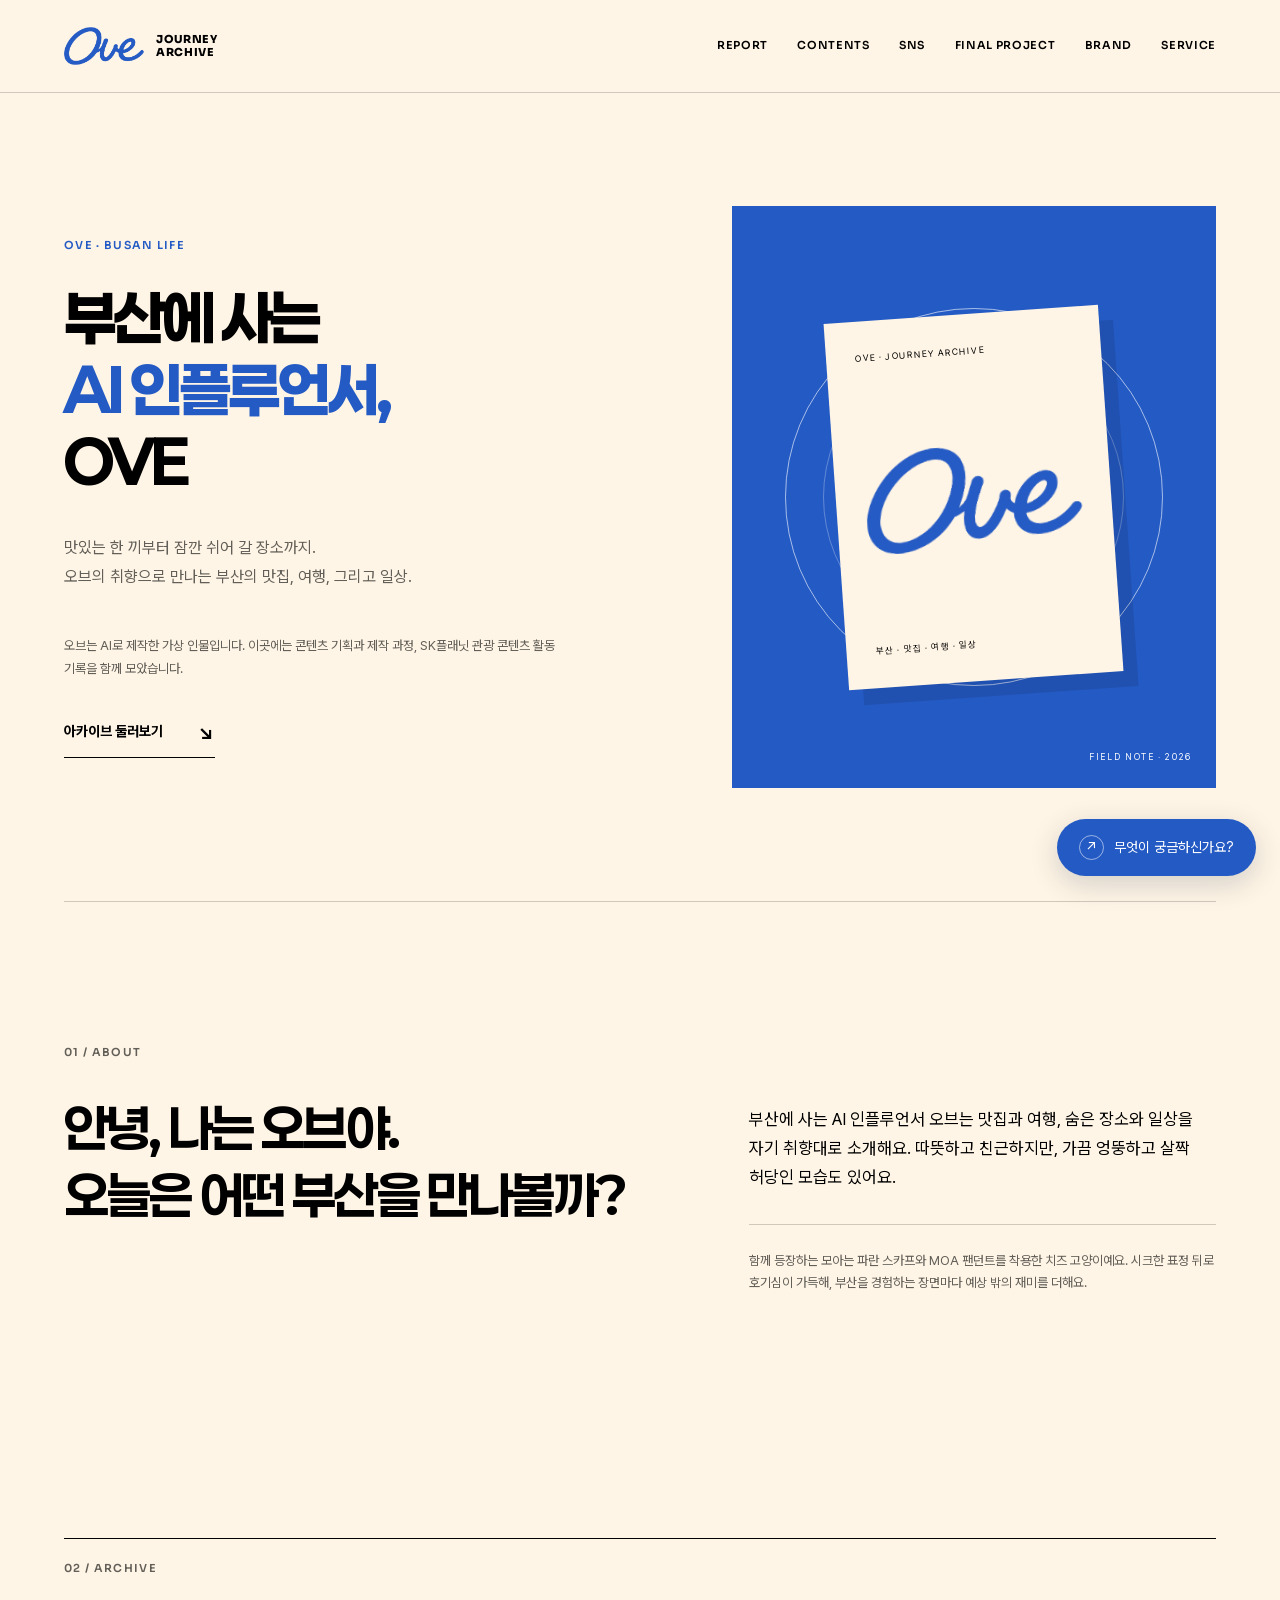
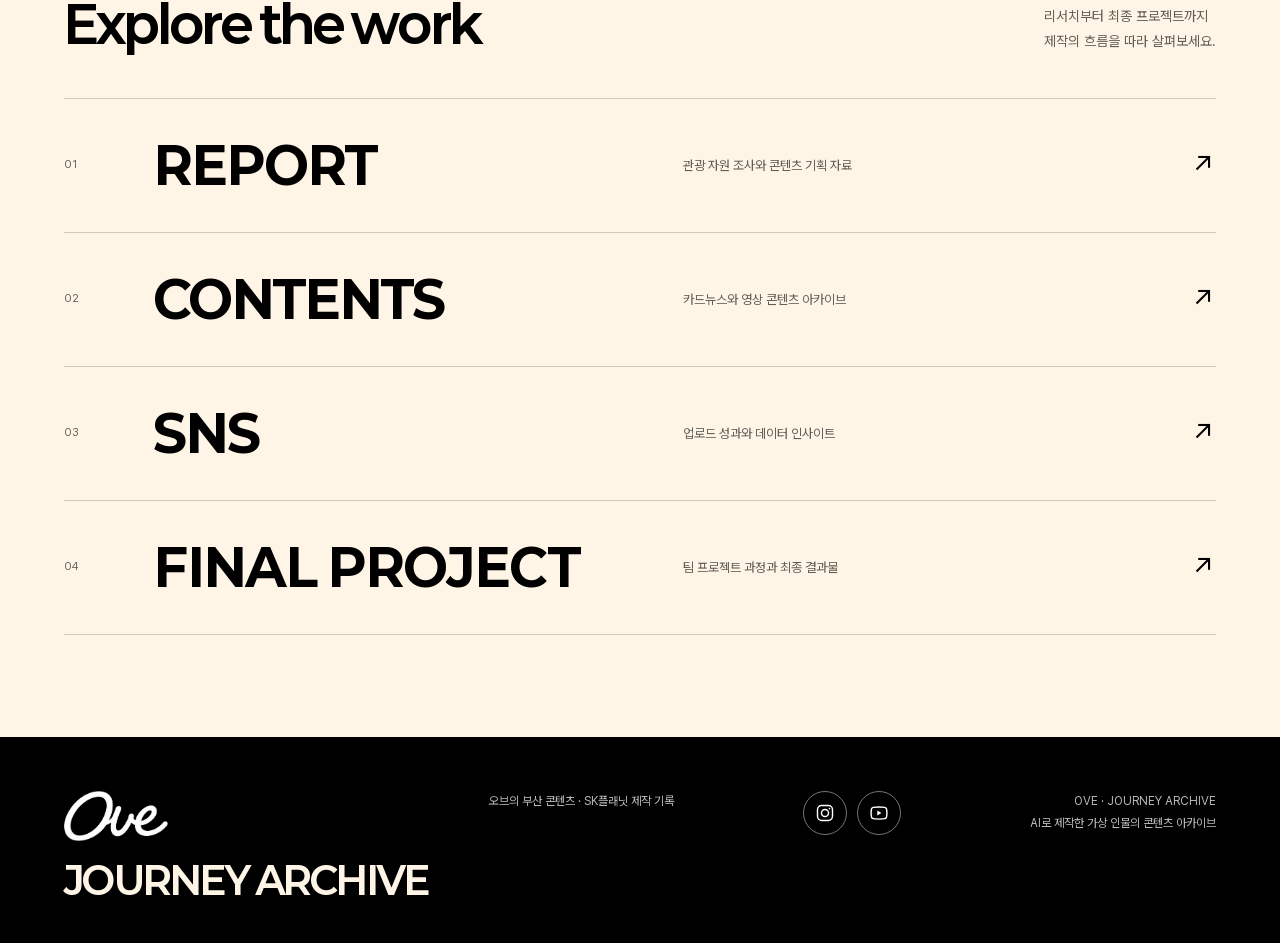
<file: index.html>
<!doctype html>
<html lang="ko">
<head>
  <meta charset="UTF-8">
  <meta name="viewport" content="width=device-width, initial-scale=1.0">
  <meta name="description" content="AI로 제작한 가상 인물 오브가 자기 취향으로 보여주는 부산의 맛집, 여행, 숨은 장소와 일상. 콘텐츠 기획·제작과 SK플래닛 활동 기록을 모았습니다.">
  <title>부산에 사는 AI 인플루언서, OVE | Journey Archive</title>
  <meta name="theme-color" content="#FFF5E6">
  <meta property="og:type" content="website">
  <meta property="og:locale" content="ko_KR">
  <meta property="og:site_name" content="Journey Archive">
  <meta property="og:title" content="부산에 사는 AI 인플루언서, OVE | Journey Archive">
  <meta property="og:description" content="AI로 제작한 가상 인물 오브가 자기 취향으로 보여주는 부산의 맛집, 여행, 숨은 장소와 일상. 콘텐츠 기획·제작과 SK플래닛 활동 기록을 모았습니다.">
  <meta name="twitter:card" content="summary">
  <link rel="icon" href="assets/favicon.svg" type="image/svg+xml">

  <link rel="stylesheet" href="css/reset.css?v=20261015-ove3">
  <link rel="stylesheet" href="css/fonts.css?v=20261015-ove3">
  <link rel="stylesheet" href="css/common.css?v=20261015-ove3">
  <link rel="stylesheet" href="css/layout.css?v=20261015-ove3">
  <link rel="stylesheet" href="css/pages.css?v=20261015-ove3">
  <link rel="stylesheet" href="css/section-spacing.css?v=20261015-ove3">
  <script src="js/common.js" defer></script>
  <link rel="stylesheet" href="css/chatbot.css?v=20261026-cards1">
  <script src="js/chatbot-schema.js?v=20261026-admin1" defer></script>
  <script src="js/chatbot.js?v=20261026-cards1" defer></script>
  <link rel="stylesheet" href="css/content-update.css?v=20261026-covers1">
</head>
<body data-page="home">
  <a class="skip-link" href="#main">본문 바로가기</a>
  <header class="site-header">
    <div class="header-inner">
      <a class="brand" href="index.html" aria-label="Journey Archive 홈"><img class="brand-logo" src="assets/images/brand/ove-mark-blue.svg" alt="오브 OVE" width="1150" height="550"><span>JOURNEY<br>ARCHIVE</span></a>
      <button class="menu-toggle" type="button" aria-expanded="false" aria-controls="primary-navigation"><span class="sr-only">메뉴 열기</span><span></span><span></span></button>
<nav id="primary-navigation" class="primary-nav" aria-label="주요 메뉴"><a href="report.html">REPORT</a><a href="contents.html">CONTENTS</a><a href="sns.html">SNS</a><a href="final.html">FINAL PROJECT</a><a href="brand.html">BRAND</a><a href="service.html">SERVICE</a></nav>
    </div>
  </header>
  <main id="main">
    <section class="hero container reveal">
      <div class="hero-copy"><p class="eyebrow">OVE · BUSAN LIFE</p><h1>부산에 사는<br><em>AI 인플루언서,</em><br>OVE</h1><p class="hero-description">맛있는 한 끼부터 잠깐 쉬어 갈 장소까지.<br>오브의 취향으로 만나는 부산의 맛집, 여행, 그리고 일상.</p><p class="content-note">오브는 AI로 제작한 가상 인물입니다. 이곳에는 콘텐츠 기획과 제작 과정, SK플래닛 관광 콘텐츠 활동 기록을 함께 모았습니다.</p><a class="text-link" href="#archive">아카이브 둘러보기 <span aria-hidden="true">↘</span></a></div>
      <div class="hero-visual" role="img" aria-label="메인 블루와 크림으로 구성한 오브 브랜드 비주얼"><div class="visual-orbit"></div><div class="visual-card"><span>OVE · JOURNEY ARCHIVE</span><img class="hero-logo" src="assets/images/brand/ove-mark-blue.svg" alt="오브 OVE" width="1150" height="550"><small>부산 · 맛집 · 여행 · 일상</small></div><span class="visual-caption">FIELD NOTE · 2026</span></div>
    </section>
    <section class="intro-section container reveal"><p class="section-index">01 / ABOUT</p><div class="intro-grid"><h2>안녕, 나는 오브야.<br>오늘은 어떤 부산을 만나볼까?</h2><div><p>부산에 사는 AI 인플루언서 오브는 맛집과 여행, 숨은 장소와 일상을 자기 취향대로 소개해요. 따뜻하고 친근하지만, 가끔 엉뚱하고 살짝 허당인 모습도 있어요.</p><p class="muted">함께 등장하는 모아는 파란 스카프와 MOA 팬던트를 착용한 치즈 고양이예요. 시크한 표정 뒤로 호기심이 가득해, 부산을 경험하는 장면마다 예상 밖의 재미를 더해요.</p></div></div></section>
    <section id="archive" class="archive-section container"><div class="section-heading reveal"><div><p class="section-index">02 / ARCHIVE</p><h2>Explore the work</h2></div><p>리서치부터 최종 프로젝트까지<br>제작의 흐름을 따라 살펴보세요.</p></div><div class="archive-list"><a class="archive-item reveal" href="report.html"><span>01</span><h3>Report</h3><p>관광 자원 조사와 콘텐츠 기획 자료</p><b aria-hidden="true">↗</b></a><a class="archive-item reveal" href="contents.html"><span>02</span><h3>Contents</h3><p>카드뉴스와 영상 콘텐츠 아카이브</p><b aria-hidden="true">↗</b></a><a class="archive-item reveal" href="sns.html"><span>03</span><h3>SNS</h3><p>업로드 성과와 데이터 인사이트</p><b aria-hidden="true">↗</b></a><a class="archive-item reveal" href="final.html"><span>04</span><h3>Final Project</h3><p>팀 프로젝트 과정과 최종 결과물</p><b aria-hidden="true">↗</b></a></div></section>
  </main>
<footer class="site-footer"><div class="container footer-grid"><a class="footer-title" href="index.html"><img class="footer-logo" src="assets/images/brand/ove-mark-white.svg" alt="오브 OVE" width="1150" height="550">JOURNEY ARCHIVE</a><p>오브의 부산 콘텐츠 · SK플래닛 제작 기록</p><nav class="footer-social" aria-label="소셜 미디어"><a href="https://www.instagram.com/hello.iamove/" target="_blank" rel="noopener noreferrer" aria-label="인스타그램 새 창에서 열기"><svg viewBox="0 0 24 24" aria-hidden="true"><rect x="3" y="3" width="18" height="18" rx="5"></rect><circle cx="12" cy="12" r="4.25"></circle><circle class="social-dot" cx="17.4" cy="6.7" r="1"></circle></svg></a><a href="https://www.youtube.com/channel/UC8eGlGJe2-aL2vwoHGrQ_UA" target="_blank" rel="noopener noreferrer" aria-label="유튜브 새 창에서 열기"><svg viewBox="0 0 24 24" aria-hidden="true"><path d="M21 7.2a2.8 2.8 0 0 0-2-2C17.2 4.7 12 4.7 12 4.7s-5.2 0-7 .5a2.8 2.8 0 0 0-2 2A29 29 0 0 0 2.5 12 29 29 0 0 0 3 16.8a2.8 2.8 0 0 0 2 2c1.8.5 7 .5 7 .5s5.2 0 7-.5a2.8 2.8 0 0 0 2-2 29 29 0 0 0 .5-4.8 29 29 0 0 0-.5-4.8Z"></path><path class="social-play" d="m10 9 5 3-5 3Z"></path></svg></a></nav><p class="footer-meta">OVE · JOURNEY ARCHIVE<br>AI로 제작한 가상 인물의 콘텐츠 아카이브</p></div></footer>
</body>
</html>
</file>
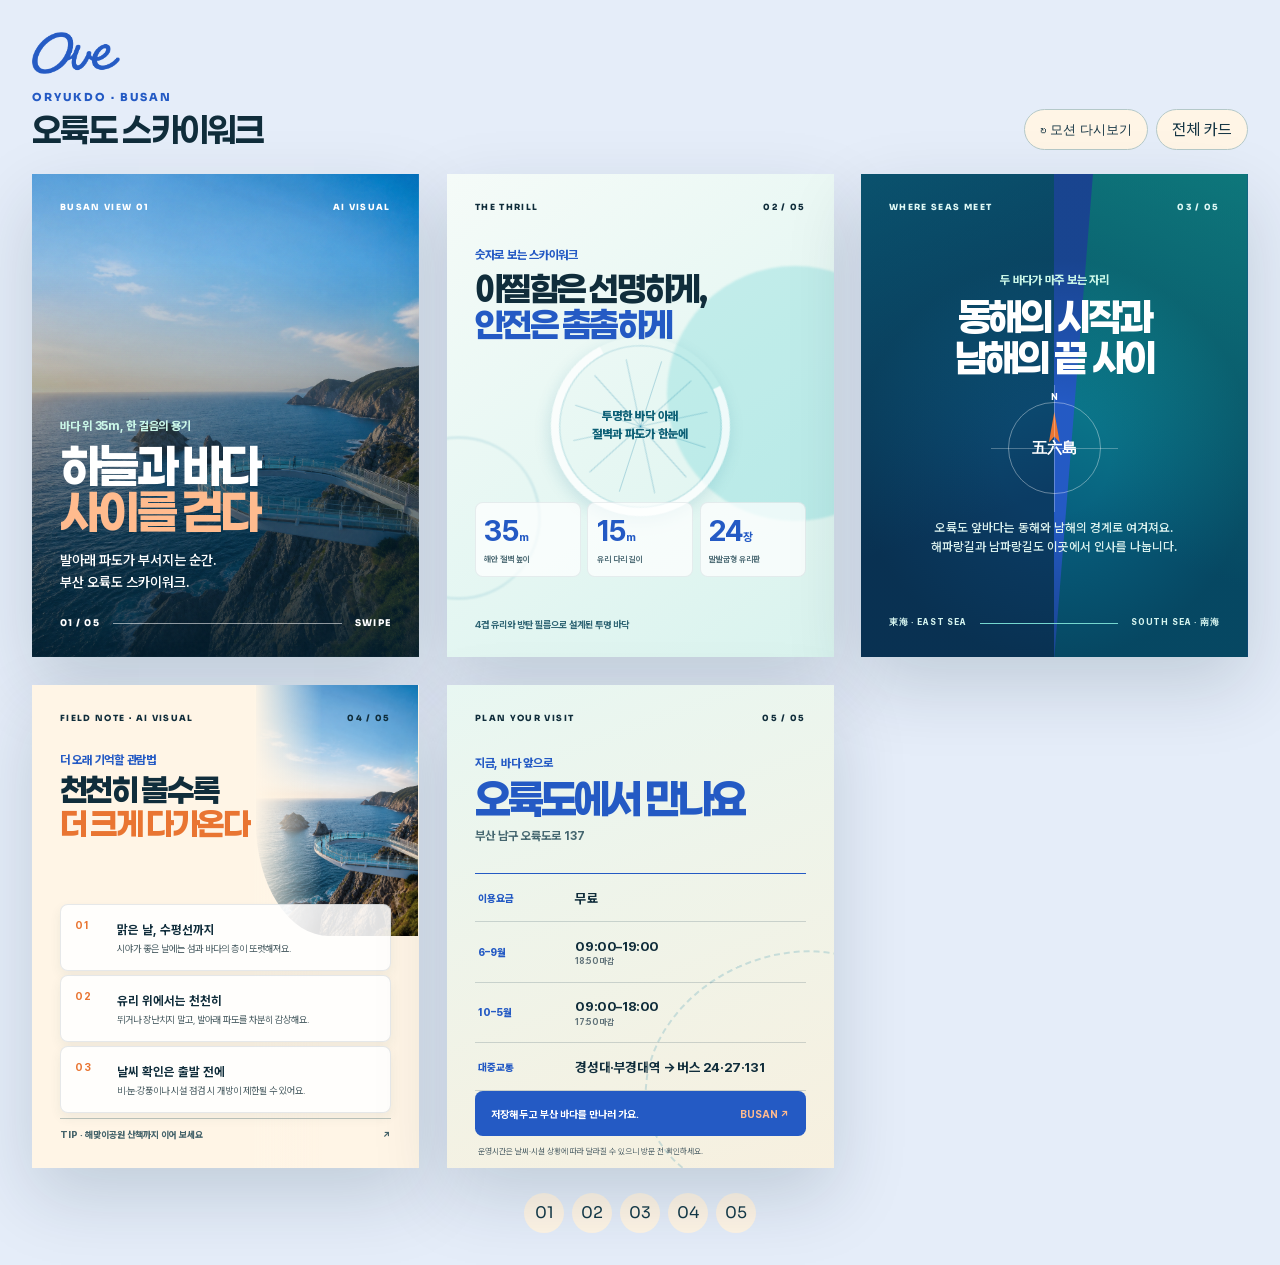
<file: oryukdo-cardnews/index.html>
<!doctype html>
<html lang="ko">
<head>
  <meta charset="utf-8">
  <meta name="viewport" content="width=device-width, initial-scale=1">
  <meta name="description" content="오륙도 스카이워크를 소개하는 5장 모션 카드뉴스">
  <title>오륙도 스카이워크 — 카드뉴스</title>
  <link rel="icon" href="../assets/favicon.svg" type="image/svg+xml">
  <link rel="stylesheet" href="../css/fonts.css">
  <link rel="stylesheet" href="styles.css?v=20261015-ove3">
  <script src="motion.js" defer></script>
</head>
<body>
  <main class="page-shell">
    <header class="viewer-head">
      <div>
        <a href="../index.html" aria-label="Journey Archive 홈"><img class="viewer-logo" src="../assets/images/brand/ove-mark-blue.svg" alt="오브 OVE" width="1150" height="550"></a><p class="viewer-kicker">ORYUKDO · BUSAN</p>
        <h1>오륙도 스카이워크</h1>
      </div>
      <div class="viewer-actions" aria-label="카드 조작">
        <button id="replay" type="button">↻ 모션 다시보기</button>
        <a id="allCards" href="./">전체 카드</a>
      </div>
    </header>

    <section class="deck" id="deck" aria-label="오륙도 스카이워크 카드뉴스">
      <article class="card card--hero" data-card="1" aria-label="1번 카드, 표지">
        <div class="photo photo--hero" aria-hidden="true"></div>
        <div class="shade" aria-hidden="true"></div>
        <div class="grain" aria-hidden="true"></div>
        <div class="card-inner">
          <div class="topline motion-item"><span>BUSAN VIEW 01</span><span>AI VISUAL</span></div>
          <div class="hero-copy">
            <p class="eyebrow motion-item">바다 위 35m, 한 걸음의 용기</p>
            <h2 class="motion-item">하늘과 바다<br><em>사이를 걷다</em></h2>
            <p class="support motion-item">발아래 파도가 부서지는 순간.<br>부산 오륙도 스카이워크.</p>
          </div>
          <div class="swipe motion-item"><span>01 / 05</span><i></i><span>SWIPE</span></div>
        </div>
      </article>

      <article class="card card--glass" data-card="2" aria-label="2번 카드, 유리 다리 구조">
        <div class="orb orb--one" aria-hidden="true"></div>
        <div class="orb orb--two" aria-hidden="true"></div>
        <div class="card-inner">
          <div class="topline dark motion-item"><span>THE THRILL</span><span>02 / 05</span></div>
          <div class="section-copy">
            <p class="eyebrow dark motion-item">숫자로 보는 스카이워크</p>
            <h2 class="ink motion-item">아찔함은 선명하게,<br><em>안전은 촘촘하게</em></h2>
          </div>
          <div class="glass-bridge motion-item" aria-label="말발굽 모양 유리다리 그래픽">
            <div class="glass-path"><span></span><span></span><span></span><span></span><span></span><span></span></div>
            <p>투명한 바닥 아래<br>절벽과 파도가 한눈에</p>
          </div>
          <div class="stat-grid">
            <div class="stat motion-item"><strong>35<small>m</small></strong><span>해안 절벽 높이</span></div>
            <div class="stat motion-item"><strong>15<small>m</small></strong><span>유리 다리 길이</span></div>
            <div class="stat motion-item"><strong>24<small>장</small></strong><span>말발굽형 유리판</span></div>
          </div>
          <p class="source-note motion-item">4겹 유리와 방탄 필름으로 설계된 투명 바닥</p>
        </div>
      </article>

      <article class="card card--border" data-card="3" aria-label="3번 카드, 동해와 남해의 경계">
        <div class="split-sea" aria-hidden="true"><span></span><span></span></div>
        <div class="card-inner">
          <div class="topline light motion-item"><span>WHERE SEAS MEET</span><span>03 / 05</span></div>
          <div class="center-copy">
            <p class="eyebrow motion-item">두 바다가 마주 보는 자리</p>
            <h2 class="motion-item">동해의 시작과<br>남해의 끝 사이</h2>
            <div class="compass motion-item" aria-hidden="true"><i></i><b>五六島</b><span>N</span></div>
            <p class="support motion-item">오륙도 앞바다는 동해와 남해의 경계로 여겨져요.<br>해파랑길과 남파랑길도 이곳에서 인사를 나눕니다.</p>
          </div>
          <div class="sea-labels motion-item"><span>東海 · EAST SEA</span><i></i><span>SOUTH SEA · 南海</span></div>
        </div>
      </article>

      <article class="card card--tips" data-card="4" aria-label="4번 카드, 관람 팁">
        <div class="photo photo--detail" aria-hidden="true"></div>
        <div class="card-inner">
          <div class="topline dark motion-item"><span>FIELD NOTE · AI VISUAL</span><span>04 / 05</span></div>
          <div class="tips-head">
            <p class="eyebrow dark motion-item">더 오래 기억할 관람법</p>
            <h2 class="ink motion-item">천천히 볼수록<br><em>더 크게 다가온다</em></h2>
          </div>
          <div class="tips-list">
            <div class="tip motion-item"><b>01</b><div><strong>맑은 날, 수평선까지</strong><p>시야가 좋은 날에는 섬과 바다의 층이 또렷해져요.</p></div></div>
            <div class="tip motion-item"><b>02</b><div><strong>유리 위에서는 천천히</strong><p>뛰거나 장난치지 말고, 발아래 파도를 차분히 감상해요.</p></div></div>
            <div class="tip motion-item"><b>03</b><div><strong>날씨 확인은 출발 전에</strong><p>비·눈·강풍이나 시설 점검 시 개방이 제한될 수 있어요.</p></div></div>
          </div>
          <div class="micro-cta motion-item">TIP · 해맞이공원 산책까지 이어 보세요 <span>↗</span></div>
        </div>
      </article>

      <article class="card card--info" data-card="5" aria-label="5번 카드, 방문 정보">
        <div class="route-line" aria-hidden="true"></div>
        <div class="card-inner">
          <div class="topline dark motion-item"><span>PLAN YOUR VISIT</span><span>05 / 05</span></div>
          <div class="info-head">
            <p class="eyebrow dark motion-item">지금, 바다 앞으로</p>
            <h2 class="ink motion-item">오륙도에서 만나요</h2>
            <p class="info-sub motion-item">부산 남구 오륙도로 137</p>
          </div>
          <div class="info-board">
            <div class="info-row motion-item"><span>이용요금</span><strong>무료</strong></div>
            <div class="info-row motion-item"><span>6–9월</span><strong>09:00–19:00 <small>18:50 마감</small></strong></div>
            <div class="info-row motion-item"><span>10–5월</span><strong>09:00–18:00 <small>17:50 마감</small></strong></div>
            <div class="info-row motion-item"><span>대중교통</span><strong>경성대·부경대역 → 버스 24·27·131</strong></div>
          </div>
          <div class="closing-strip motion-item"><span>저장해 두고 부산 바다를 만나러 가요.</span><b>BUSAN ↗</b></div>
          <p class="verify motion-item">운영시간은 날씨·시설 상황에 따라 달라질 수 있으니 방문 전 확인하세요.</p>
        </div>
      </article>
    </section>

    <nav class="card-nav" aria-label="개별 카드 바로가기">
      <a href="?card=1">01</a><a href="?card=2">02</a><a href="?card=3">03</a><a href="?card=4">04</a><a href="?card=5">05</a>
    </nav>
  </main>
</body>
</html>
</file>
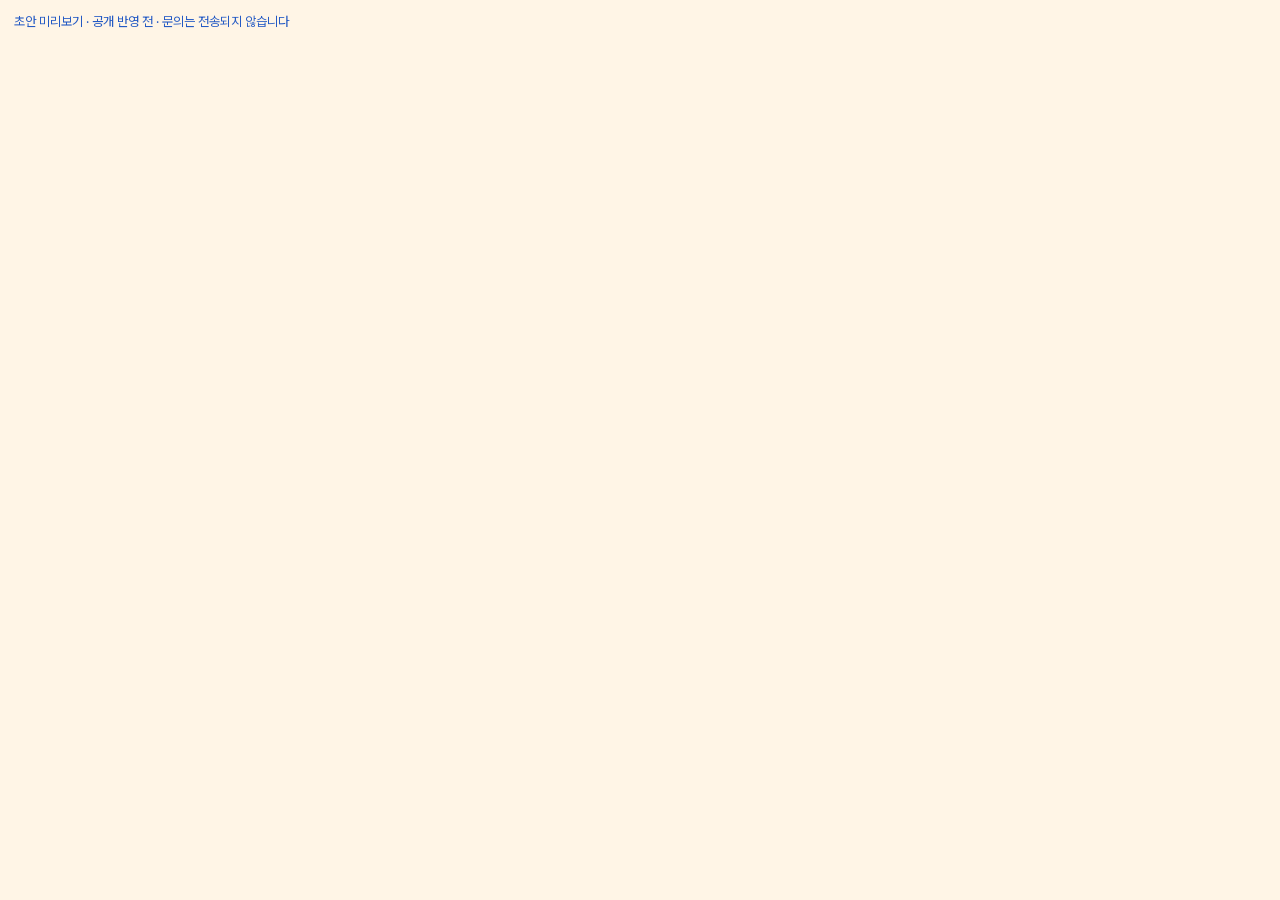
<file: admin-preview.html>
<!doctype html><html lang="ko"><head><meta charset="UTF-8"><meta name="viewport" content="width=device-width,initial-scale=1"><meta name="robots" content="noindex,nofollow"><title>OVE 초안 미리보기</title><link rel="stylesheet" href="css/fonts.css"><link rel="stylesheet" href="css/chatbot.css?v=20261026-cards1-admin1"><style>body{margin:0;background:#fff5e6;font-family:Pretendard,Arial,sans-serif}.preview-label{padding:14px;margin:0;color:#245ac4;font-size:13px}.ove-chat-widget{position:relative;inset:auto;width:100%;padding:10px;display:flex;justify-content:center}.ove-chat-panel{width:min(100%,450px);height:580px;margin:0}.ove-chat-launcher{display:none}</style><script src="js/chatbot-schema.js?v=20261026-admin1" defer></script><script src="js/chatbot-preview-bridge.js?v=20261026-admin1" defer></script><script src="js/chatbot.js?v=20261026-cards1" defer></script></head><body><p class="preview-label">초안 미리보기 · 공개 반영 전 · 문의는 전송되지 않습니다</p></body></html>
</file>
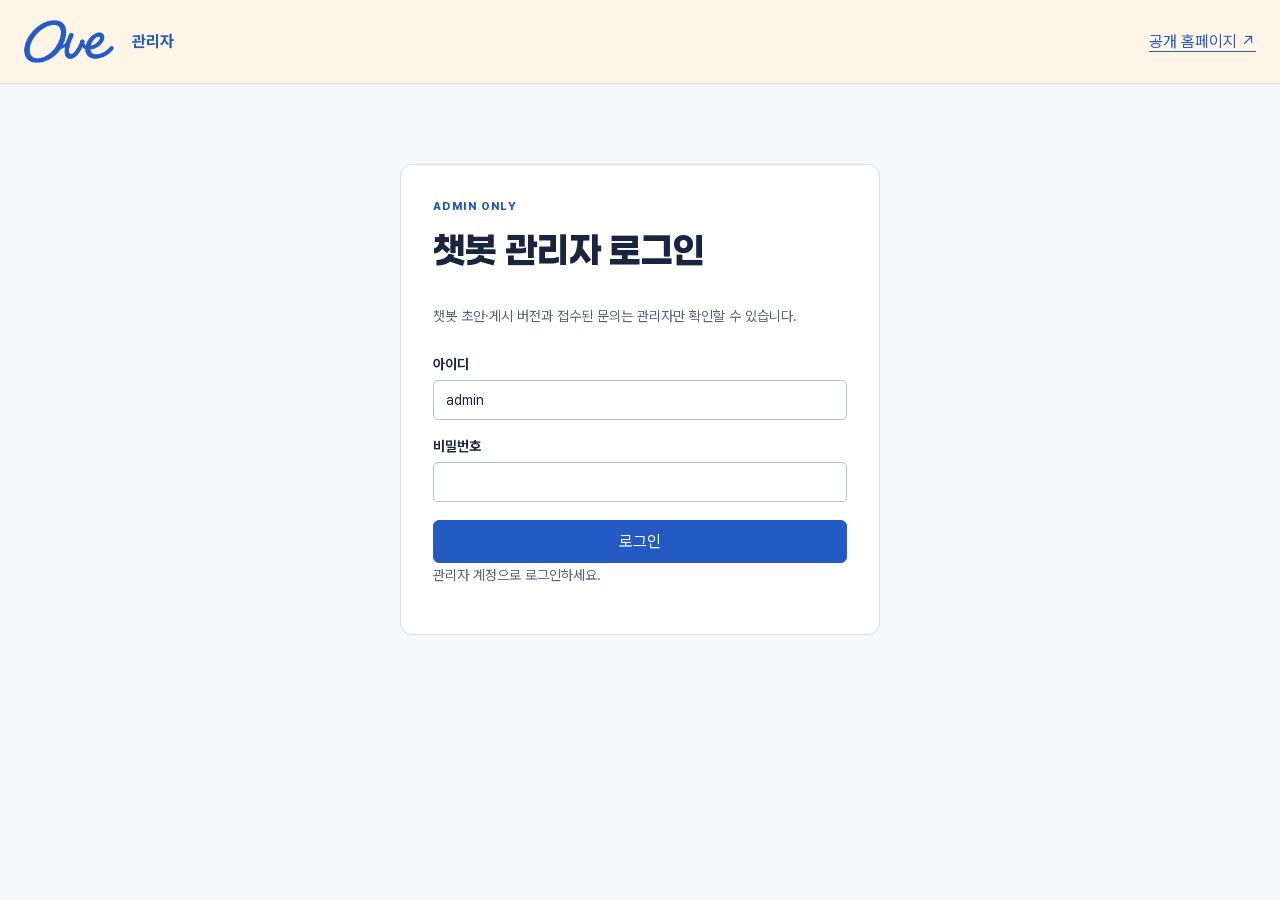
<file: admin.html>
<!doctype html>
<html lang="ko">
<head>
  <meta charset="UTF-8"><meta name="viewport" content="width=device-width,initial-scale=1">
  <meta name="robots" content="noindex,nofollow,noarchive"><meta name="referrer" content="same-origin">
  <title>OVE 관리자 · 챗봇과 문의 관리</title>
  <link rel="icon" href="assets/favicon.svg" type="image/svg+xml">
  <link rel="stylesheet" href="css/fonts.css"><link rel="stylesheet" href="css/admin.css?v=20261026-reviews2">
  <script src="js/chatbot-schema.js?v=20261026-admin1" defer></script>
  <script src="js/admin.js?v=20261026-reviews2" defer></script>
</head>
<body>
  <header class="admin-header"><a href="index.html" class="admin-brand"><img src="assets/images/brand/ove-mark-blue.svg" alt="OVE" width="100" height="48"><span>관리자</span></a><div><a href="index.html" target="_blank" rel="noopener noreferrer">공개 홈페이지 ↗</a><button id="logout" type="button" hidden>로그아웃</button></div></header>
  <main class="admin-main">
    <section id="login-panel" class="login-panel"><p class="eyebrow">ADMIN ONLY</p><h1>챗봇 관리자 로그인</h1><p>챗봇 초안·게시 버전과 접수된 문의는 관리자만 확인할 수 있습니다.</p>
      <form id="login-form"><label>아이디<input name="username" autocomplete="username" value="admin" required maxlength="100"></label><label>비밀번호<input name="password" type="password" autocomplete="current-password" required maxlength="200"></label><button id="login-submit" type="submit" disabled>로그인</button></form>
      <p id="login-status" role="status">관리자 연결 상태를 확인하고 있습니다.</p><p class="setup-note" id="setup-note" hidden>인증·저장 서버 연결을 준비 중입니다. 연결 전에는 로그인이나 문의 저장이 활성화되지 않습니다.</p>
    </section>
    <section id="admin-panel" hidden aria-label="관리자 작업 공간">
      <div class="workspace-heading"><div><p class="eyebrow">CHATBOT MANAGER</p><h1>안내와 문의 관리</h1><p>임시저장과 미리보기는 공개 웹을 바꾸지 않습니다. <strong>최종 게시</strong> 후 새로 연 홈페이지에 반영됩니다.</p></div><p id="published-label"></p></div>
      <div class="admin-tabs" role="tablist" aria-label="관리 메뉴"><button type="button" role="tab" aria-selected="true" aria-controls="editor-tab" id="tab-editor">내용 편집</button><button type="button" role="tab" aria-selected="false" aria-controls="versions-tab" id="tab-versions">게시 버전</button><button type="button" role="tab" aria-selected="false" aria-controls="inquiries-tab" id="tab-inquiries">접수 문의</button><button type="button" role="tab" aria-selected="false" aria-controls="reviews-tab" id="tab-reviews">방문자 후기</button></div>
      <p id="admin-status" class="feedback" role="status"></p><ul id="validation-errors" class="errors" hidden></ul>
      <section id="editor-tab" role="tabpanel" aria-labelledby="tab-editor">
        <div class="editor-toolbar"><span id="draft-label">초안 준비 중</span><div><button id="reload-draft" type="button">서버 초안 다시 불러오기</button><button id="save-draft" type="button">초안 저장</button><button id="preview" type="button">미리보기</button></div></div>
        <div class="editor-grid"><aside class="node-sidebar"><h2>등록된 안내</h2><label>항목 선택<select id="node-select"></select></label><div id="node-list" class="node-list"></div><form id="new-node-form"><label>새 항목 ID<input id="new-node-id" pattern="[a-z][a-z0-9_-]{0,63}" placeholder="예: moa" required></label><button type="submit">항목 추가</button></form></aside>
          <div class="editor-fields"><div class="node-heading"><h2 id="node-heading">안내 내용</h2><button id="delete-node" type="button">이 항목 삭제</button></div><label>답변<textarea id="node-answer" rows="7" maxlength="8000"></textarea></label><label>대표 질문 <small>한 줄에 하나씩</small><textarea id="node-questions" rows="3"></textarea></label><label>검색 키워드 <small>한 줄에 하나씩</small><textarea id="node-keywords" rows="3"></textarea></label><label>다음 버튼 <small>label과 next 또는 href를 가진 JSON 목록</small><textarea id="node-buttons" rows="6" spellcheck="false"></textarea></label><label>문의 양식<select id="node-form"><option value="">사용 안 함</option><option value="inquiry">제작 문의</option></select></label>
            <details><summary>제목·메뉴·문의 공통 문구</summary><div id="common-fields"></div></details>
            <details><summary>전체 데이터 JSON · 가져오기/내보내기</summary><label>전체 챗봇 데이터<textarea id="raw-json" rows="15" spellcheck="false"></textarea></label><div class="row-actions"><button id="apply-json" type="button">JSON을 편집기에 적용</button><button id="export-json" type="button">현재 데이터 다운로드</button><label class="file-label">JSON 파일 불러오기<input id="import-json" type="file" accept="application/json,.json"></label></div></details>
          </div>
        </div>
        <section class="preview-section" id="preview-section" hidden><div><h2>초안 미리보기</h2><p>현재 저장한 초안으로 대화를 확인하세요. 문의 전송은 미리보기에서 비활성화됩니다.</p></div><iframe id="preview-frame" src="admin-preview.html" title="챗봇 초안 미리보기" sandbox="allow-scripts allow-same-origin"></iframe></section>
        <div class="publish-bar"><div><label>이번 게시 설명<input id="publish-note" maxlength="500" placeholder="예: 오브·모아 소개 수정"></label><p id="publish-help">초안 저장 후 미리보기를 확인하면 최종 게시할 수 있습니다.</p></div><button id="publish" type="button" class="primary" disabled>최종 게시</button></div>
      </section>
      <section id="versions-tab" role="tabpanel" aria-labelledby="tab-versions" hidden><div class="section-heading"><div><h2>게시 버전 기록</h2><p>게시 기록은 그대로 보관합니다. 이전 버전을 불러와도 미리보기와 최종 게시 전에는 공개 내용이 바뀌지 않습니다.</p></div><button id="refresh-versions" type="button">새로고침</button></div><div id="version-list"></div><button id="more-versions" type="button" hidden>이전 버전 더 보기</button></section>
      <section id="inquiries-tab" role="tabpanel" aria-labelledby="tab-inquiries" hidden><div class="section-heading"><div><h2>접수된 문의</h2><p>저장 서버에 접수 완료된 문의만 표시합니다. 이 목록은 공개되지 않습니다.</p></div><button id="refresh-inquiries" type="button">새로고침</button></div><label>처리 상태<select id="inquiry-filter"><option value="all">전체</option><option value="new">새 문의</option><option value="in_progress">처리 중</option><option value="closed">완료</option></select></label><div id="inquiry-list"></div><div class="pagination"><button id="prev-inquiries" type="button" disabled>이전</button><span id="inquiry-page"></span><button id="next-inquiries" type="button" disabled>다음</button></div></section>
      <section id="reviews-tab" role="tabpanel" aria-labelledby="tab-reviews" hidden><div class="section-heading"><div><h2>방문자 후기 관리</h2><p>직접 접수된 후기입니다. 공개로 변경한 후기만 해당 장소에 노출됩니다. 삭제한 후기는 별도 목록에서 복구할 수 있으며, 복구 후 다시 승인해야 공개됩니다. 개인정보가 포함된 후기는 공개하지 마세요.</p></div><button id="refresh-reviews" type="button">새로고침</button></div><label>공개 상태<select id="review-filter"><option value="pending">확인 대기</option><option value="published">공개</option><option value="hidden">비공개</option><option value="all">전체</option><option value="deleted">삭제됨</option></select></label><div id="review-list"></div><div class="pagination"><button id="prev-reviews" type="button" disabled>이전</button><span id="review-page"></span><button id="next-reviews" type="button" disabled>다음</button></div></section>
    </section>
  </main>
  <dialog id="publish-dialog"><form method="dialog"><h2>이 초안을 최종 게시할까요?</h2><p>현재 미리본 초안이 공개 홈페이지의 챗봇에 반영됩니다. 기존 게시 버전은 이력에 남습니다.</p><p id="publish-confirm-label"></p><div class="row-actions"><button value="cancel">취소</button><button id="confirm-publish" value="publish" class="primary">최종 게시 확인</button></div></form></dialog>
</body>
</html>
</file>
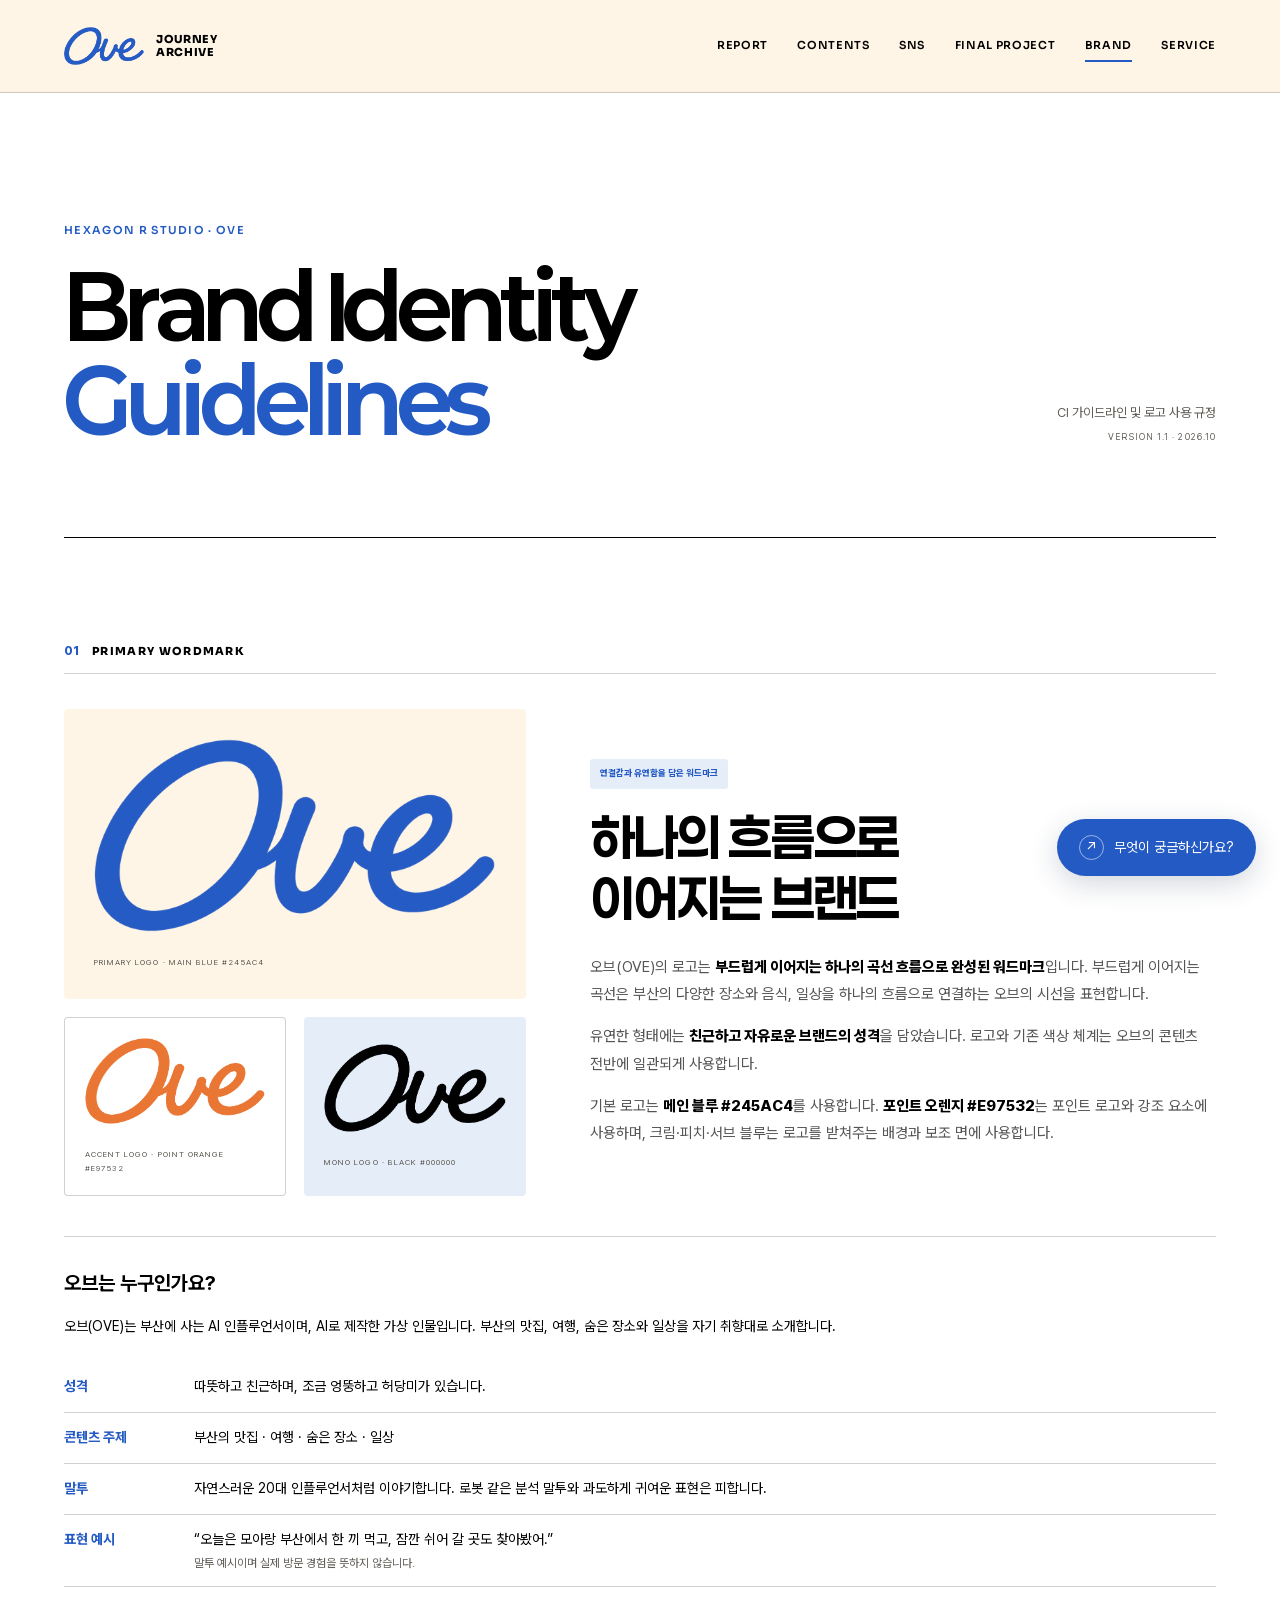
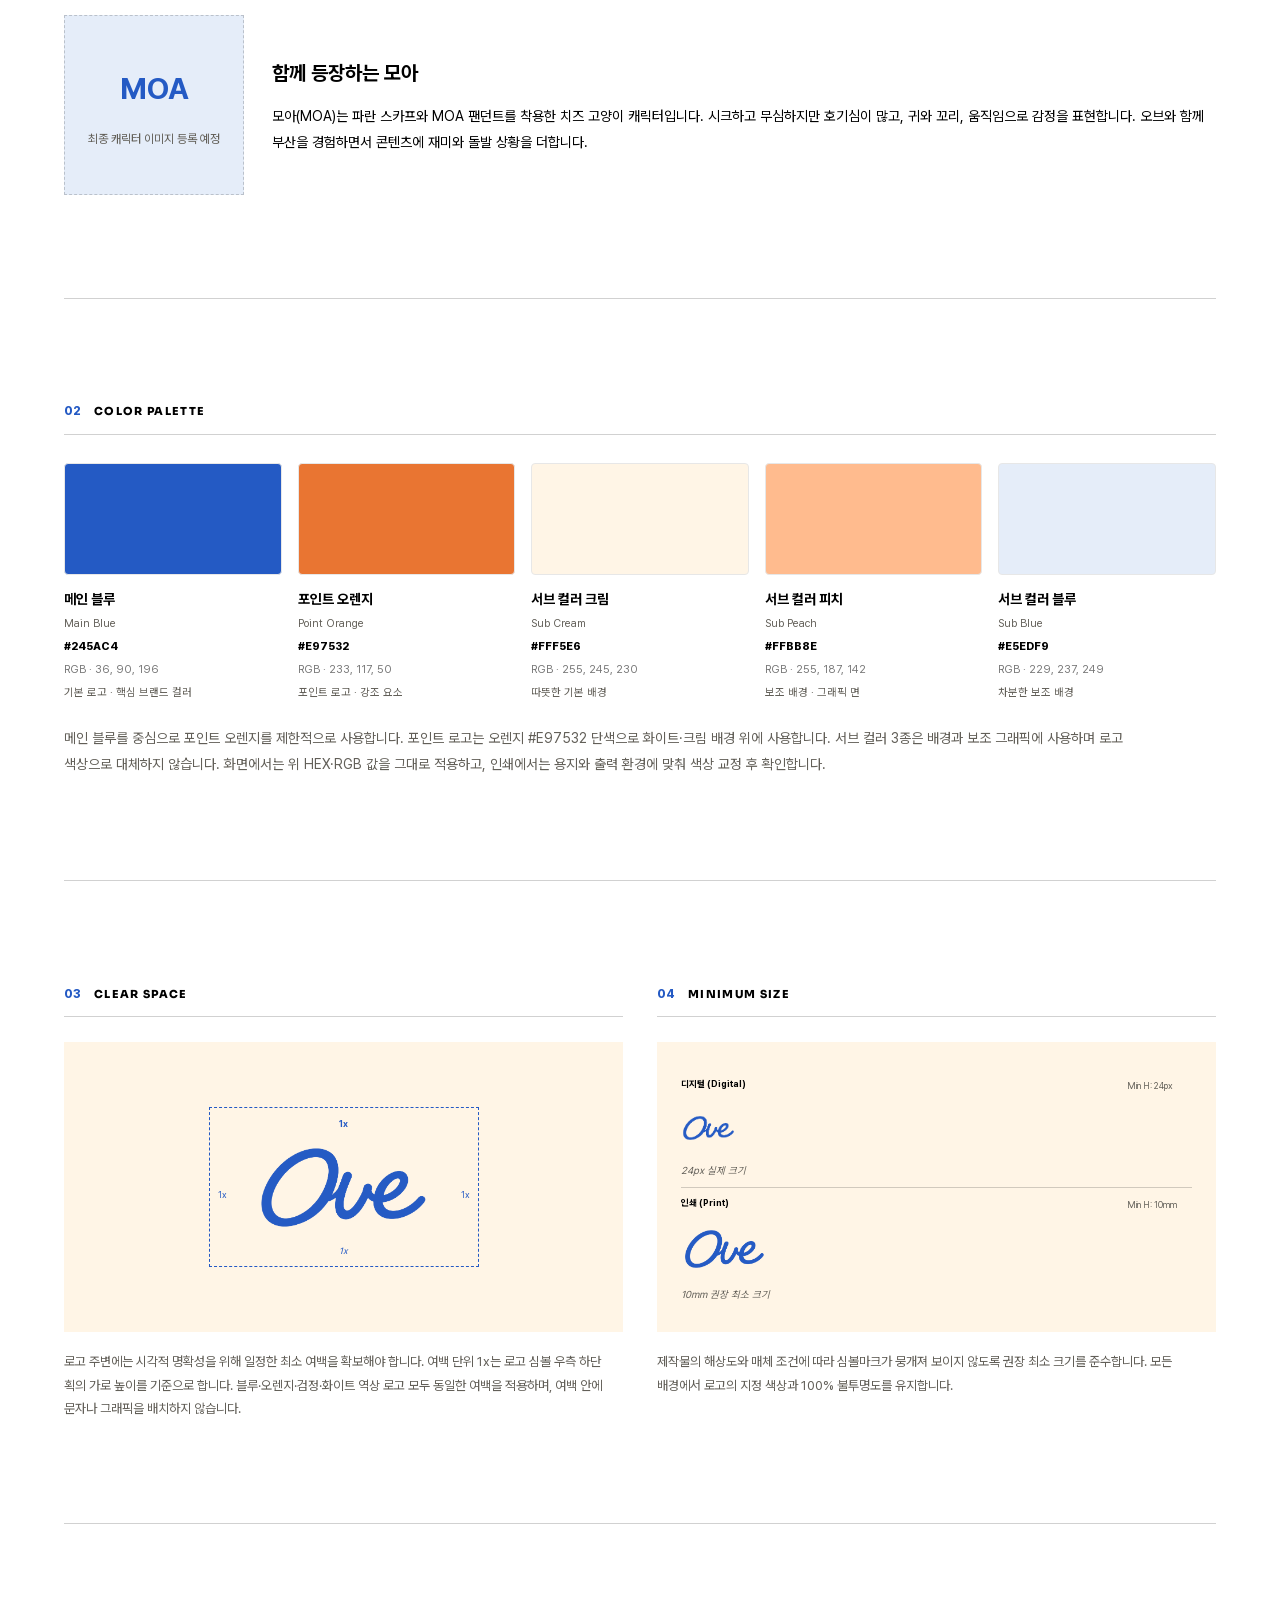
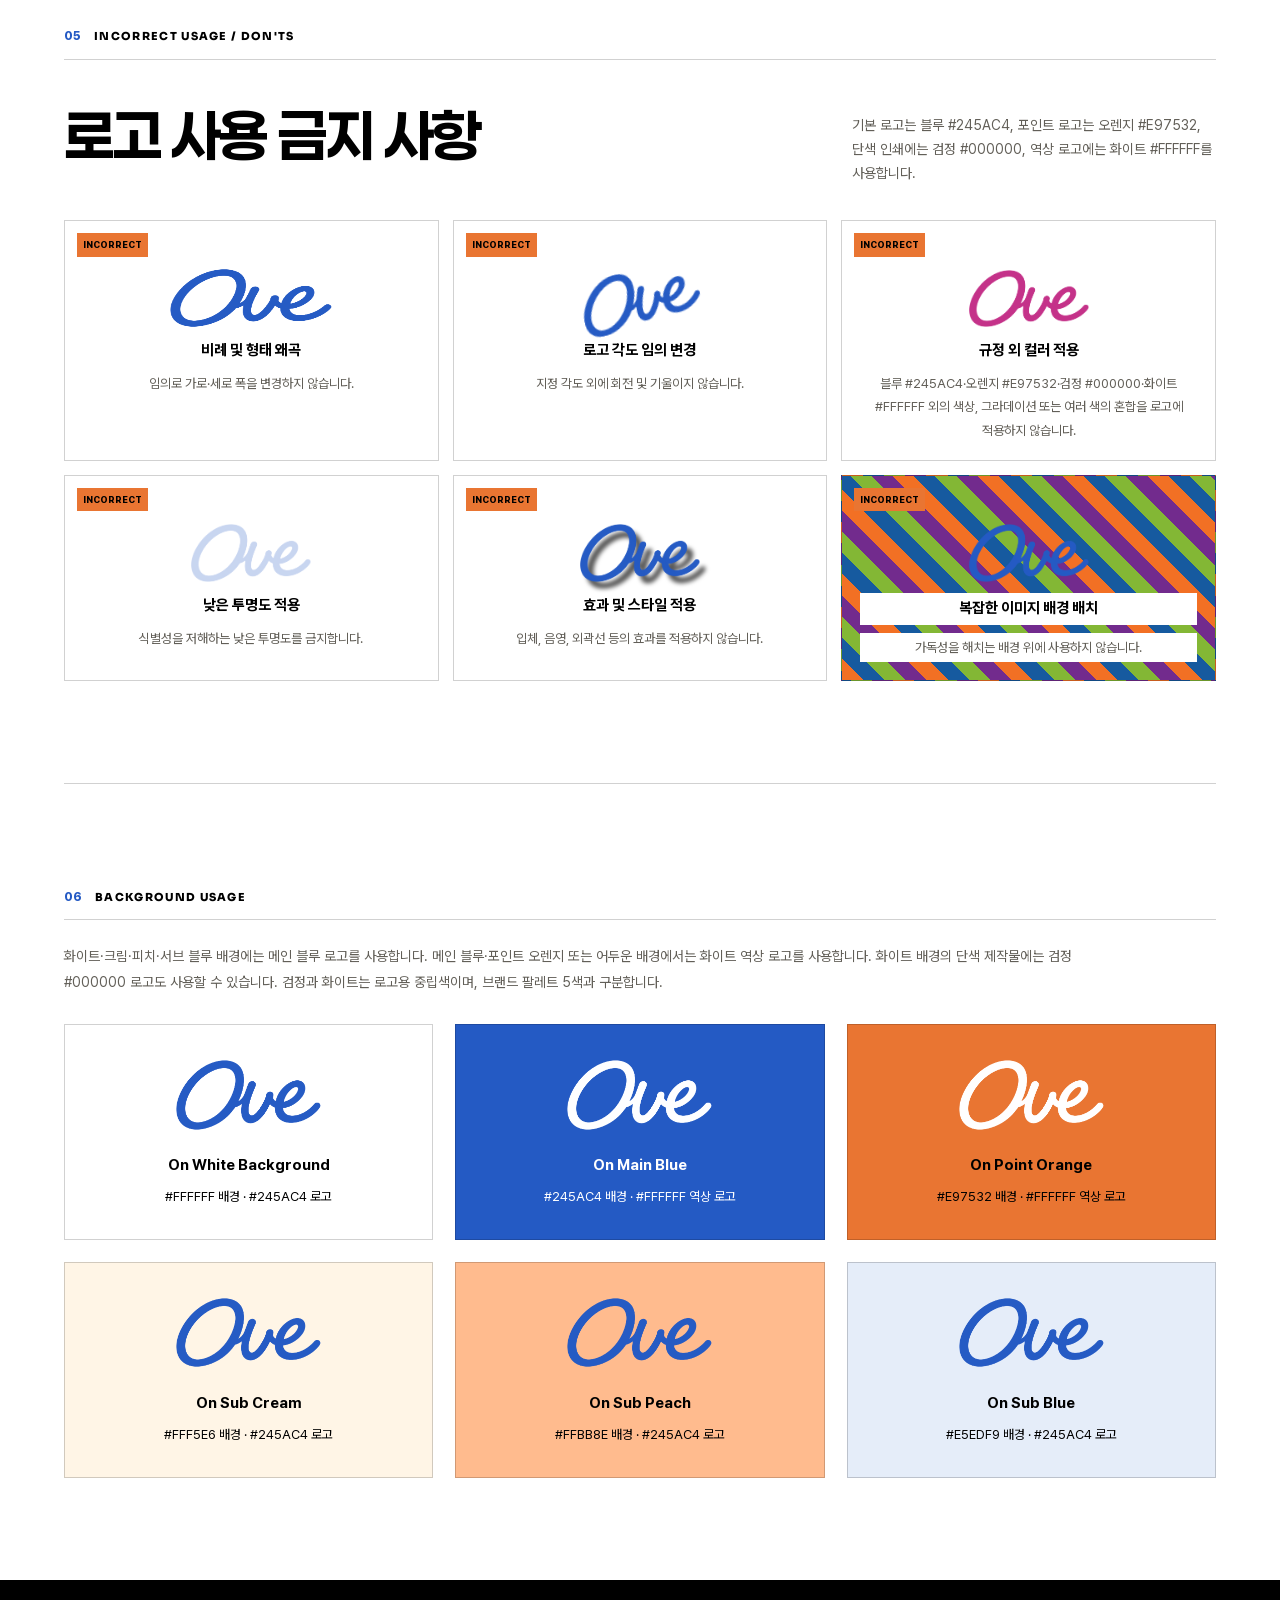
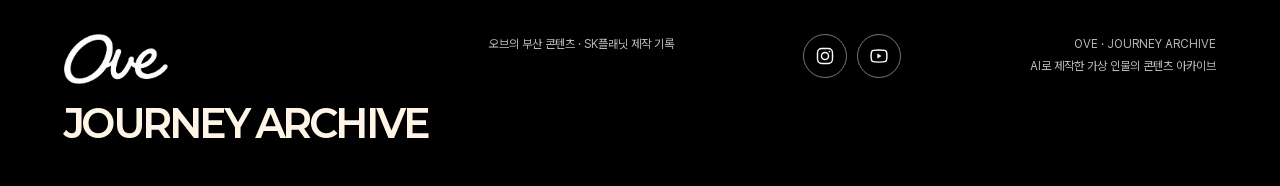
<file: brand.html>
<!doctype html>
<html lang="ko">
<head>
  <meta charset="UTF-8">
  <meta name="viewport" content="width=device-width, initial-scale=1.0">
  <meta name="description" content="부산에 사는 AI 인플루언서 오브와 치즈 고양이 모아의 소개, 말투 가이드, 로고와 색상 사용 규정입니다.">
  <title>OVE · 오브와 모아 소개 및 브랜드 가이드</title>
  <meta name="theme-color" content="#245AC4">
  <meta property="og:type" content="website">
  <meta property="og:locale" content="ko_KR">
  <meta property="og:site_name" content="Journey Archive">
  <meta property="og:title" content="OVE · 오브와 모아 소개 및 브랜드 가이드">
  <meta property="og:description" content="부산에 사는 AI 인플루언서 오브와 치즈 고양이 모아의 소개, 말투 가이드, 로고와 색상 사용 규정입니다.">
  <meta name="twitter:card" content="summary">
  <link rel="icon" href="assets/favicon.svg" type="image/svg+xml">

  <link rel="stylesheet" href="css/reset.css?v=20261015-ove3">
  <link rel="stylesheet" href="css/fonts.css?v=20261015-ove3">
  <link rel="stylesheet" href="css/common.css?v=20261015-ove3">
  <link rel="stylesheet" href="css/layout.css?v=20261015-ove3">
  <link rel="stylesheet" href="css/brand.css?v=20261015-ove3">
  <link rel="stylesheet" href="css/section-spacing.css?v=20261015-ove3">
  <script src="js/common.js" defer></script>
  <link rel="stylesheet" href="css/chatbot.css?v=20261026-cards1">
  <script src="js/chatbot-schema.js?v=20261026-admin1" defer></script>
  <script src="js/chatbot.js?v=20261026-cards1" defer></script>
  <link rel="stylesheet" href="css/content-update.css?v=20261026-covers1">
</head>
<body data-page="brand">
  <a class="skip-link" href="#main">본문 바로가기</a>
  <header class="site-header">
    <div class="header-inner">
      <a class="brand" href="index.html" aria-label="Journey Archive 홈"><img class="brand-logo" src="assets/images/brand/ove-mark-blue.svg" alt="오브 OVE" width="1150" height="550"><span>JOURNEY<br>ARCHIVE</span></a>
      <button class="menu-toggle" type="button" aria-expanded="false" aria-controls="primary-navigation"><span class="sr-only">메뉴 열기</span><span></span><span></span></button>
<nav id="primary-navigation" class="primary-nav" aria-label="주요 메뉴"><a href="report.html">REPORT</a><a href="contents.html">CONTENTS</a><a href="sns.html">SNS</a><a href="final.html">FINAL PROJECT</a><a class="is-active" aria-current="page" href="brand.html">BRAND</a><a href="service.html">SERVICE</a></nav>
    </div>
  </header>

  <main id="main" class="brand-page">
    <section class="brand-hero container reveal">
      <div><p class="eyebrow">HEXAGON R STUDIO · OVE</p><h1>Brand Identity<br><em>Guidelines</em></h1></div>
      <p>CI 가이드라인 및 로고 사용 규정<br><span>VERSION 1.1 · 2026.10</span></p>
    </section>

    <section class="identity-section container reveal" aria-labelledby="identity-title">
      <div class="section-label"><span>01</span><p>PRIMARY WORDMARK</p></div>
      <div class="identity-grid">
        <div class="wordmark-variants" aria-label="오브 로고 컬러 버전">
          <figure class="wordmark-stage"><img class="wordmark-crop" src="assets/images/brand/ove-mark-blue.svg" alt="메인 블루 #245AC4 오브 Ove 로고" width="1150" height="550"><figcaption>PRIMARY LOGO · MAIN BLUE #245AC4</figcaption></figure>
          <figure class="wordmark-stage wordmark-stage-orange"><img class="wordmark-crop logo-orange" src="assets/images/brand/ove-mark-orange.svg" alt="포인트 오렌지 #E97532 오브 Ove 로고" width="1150" height="550"><figcaption>ACCENT LOGO · POINT ORANGE #E97532</figcaption></figure>
          <figure class="wordmark-stage wordmark-stage-black"><img class="wordmark-crop logo-black" src="assets/images/brand/ove-mark-black.svg" alt="검정색 오브 Ove 로고" width="1150" height="550"><figcaption>MONO LOGO · BLACK #000000</figcaption></figure>
        </div>
        <div class="identity-copy">
          <p class="identity-kicker">연결감과 유연함을 담은 워드마크</p>
          <h2 id="identity-title">하나의 흐름으로<br>이어지는 브랜드</h2>
          <p>오브(OVE)의 로고는 <strong>부드럽게 이어지는 하나의 곡선 흐름으로 완성된 워드마크</strong>입니다. 부드럽게 이어지는 곡선은 부산의 다양한 장소와 음식, 일상을 하나의 흐름으로 연결하는 오브의 시선을 표현합니다.</p>
          <p>유연한 형태에는 <strong>친근하고 자유로운 브랜드의 성격</strong>을 담았습니다. 로고와 기존 색상 체계는 오브의 콘텐츠 전반에 일관되게 사용합니다.</p>
          <p>기본 로고는 <strong>메인 블루 #245AC4</strong>를 사용합니다. <strong>포인트 오렌지 #E97532</strong>는 포인트 로고와 강조 요소에 사용하며, 크림·피치·서브 블루는 로고를 받쳐주는 배경과 보조 면에 사용합니다.</p>
        </div>
      </div>
      <div class="brand-context">
        <h3>오브는 누구인가요?</h3><p>오브(OVE)는 부산에 사는 AI 인플루언서이며, AI로 제작한 가상 인물입니다. 부산의 맛집, 여행, 숨은 장소와 일상을 자기 취향대로 소개합니다.</p>
        <dl class="voice-guide"><div><dt>성격</dt><dd>따뜻하고 친근하며, 조금 엉뚱하고 허당미가 있습니다.</dd></div><div><dt>콘텐츠 주제</dt><dd>부산의 맛집 · 여행 · 숨은 장소 · 일상</dd></div><div><dt>말투</dt><dd>자연스러운 20대 인플루언서처럼 이야기합니다. 로봇 같은 분석 말투와 과도하게 귀여운 표현은 피합니다.</dd></div><div><dt>표현 예시</dt><dd>“오늘은 모아랑 부산에서 한 끼 먹고, 잠깐 쉬어 갈 곳도 찾아봤어.” <small>말투 예시이며 실제 방문 경험을 뜻하지 않습니다.</small></dd></div></dl>
        <div class="moa-intro"><div class="asset-placeholder"><strong>MOA</strong><span>최종 캐릭터 이미지 등록 예정</span></div><div><h3>함께 등장하는 모아</h3><p>모아(MOA)는 파란 스카프와 MOA 팬던트를 착용한 치즈 고양이 캐릭터입니다. 시크하고 무심하지만 호기심이 많고, 귀와 꼬리, 움직임으로 감정을 표현합니다. 오브와 함께 부산을 경험하면서 콘텐츠에 재미와 돌발 상황을 더합니다.</p></div></div>
      </div>
    </section>

    <section class="palette-section container reveal" aria-labelledby="palette-title">
      <div class="section-label"><span>02</span><p id="palette-title">COLOR PALETTE</p></div>
      <div class="palette-grid">
        <article><i class="swatch main-blue" aria-hidden="true"></i><h3>메인 블루</h3><p>Main Blue</p><strong>#245AC4</strong><small>RGB · 36, 90, 196</small><p>기본 로고 · 핵심 브랜드 컬러</p></article>
        <article><i class="swatch orange" aria-hidden="true"></i><h3>포인트 오렌지</h3><p>Point Orange</p><strong>#E97532</strong><small>RGB · 233, 117, 50</small><p>포인트 로고 · 강조 요소</p></article>
        <article><i class="swatch cream" aria-hidden="true"></i><h3>서브 컬러 크림</h3><p>Sub Cream</p><strong>#FFF5E6</strong><small>RGB · 255, 245, 230</small><p>따뜻한 기본 배경</p></article>
        <article><i class="swatch peach" aria-hidden="true"></i><h3>서브 컬러 피치</h3><p>Sub Peach</p><strong>#FFBB8E</strong><small>RGB · 255, 187, 142</small><p>보조 배경 · 그래픽 면</p></article>
        <article><i class="swatch sub-blue" aria-hidden="true"></i><h3>서브 컬러 블루</h3><p>Sub Blue</p><strong>#E5EDF9</strong><small>RGB · 229, 237, 249</small><p>차분한 보조 배경</p></article>
      </div>
      <p class="palette-note">메인 블루를 중심으로 포인트 오렌지를 제한적으로 사용합니다. 포인트 로고는 오렌지 #E97532 단색으로 화이트·크림 배경 위에 사용합니다. 서브 컬러 3종은 배경과 보조 그래픽에 사용하며 로고 색상으로 대체하지 않습니다. 화면에서는 위 HEX·RGB 값을 그대로 적용하고, 인쇄에서는 용지와 출력 환경에 맞춰 색상 교정 후 확인합니다.</p>
    </section>

    <section class="spec-section container reveal" aria-label="로고 규격">
      <article class="spec-block">
        <div class="section-label"><span>03</span><p>CLEAR SPACE</p></div>
        <div class="clearspace-demo"><div class="safe-area"><b>1x</b><span>1x</span><span>1x</span><em>1x</em><img class="mini-logo" src="assets/images/brand/ove-mark-blue.svg" alt="오브 로고" width="1150" height="550"></div></div>
        <p>로고 주변에는 시각적 명확성을 위해 일정한 최소 여백을 확보해야 합니다. 여백 단위 1x는 로고 심볼 우측 하단 획의 가로 높이를 기준으로 합니다. 블루·오렌지·검정·화이트 역상 로고 모두 동일한 여백을 적용하며, 여백 안에 문자나 그래픽을 배치하지 않습니다.</p>
      </article>
      <article class="spec-block">
        <div class="section-label"><span>04</span><p>MINIMUM SIZE</p></div>
        <div class="minimum-demo"><div><b>디지털 (Digital)</b><span>Min H: 24px</span><img class="micro-logo" src="assets/images/brand/ove-mark-blue.svg" alt="오브 로고 최소 크기 예시" width="1150" height="550"><em>24px 실제 크기</em></div><div><b>인쇄 (Print)</b><span>Min H: 10mm</span><img class="micro-logo print" src="assets/images/brand/ove-mark-blue.svg" alt="오브 로고 최소 크기 예시" width="1150" height="550"><em>10mm 권장 최소 크기</em></div></div>
        <p>제작물의 해상도와 매체 조건에 따라 심볼마크가 뭉개져 보이지 않도록 권장 최소 크기를 준수합니다. 모든 배경에서 로고의 지정 색상과 100% 불투명도를 유지합니다.</p>
      </article>
    </section>

    <section class="dont-section container reveal" aria-labelledby="rules-title">
      <div class="section-label"><span>05</span><p>INCORRECT USAGE / DON'TS</p></div>
      <div class="dont-heading"><h2 id="rules-title">로고 사용 금지 사항</h2><p>기본 로고는 블루 #245AC4, 포인트 로고는 오렌지 #E97532, 단색 인쇄에는 검정 #000000, 역상 로고에는 화이트 #FFFFFF를 사용합니다.</p></div>
      <div class="dont-grid">
        <article><span>INCORRECT</span><img class="wrong-logo distort" src="assets/images/brand/ove-mark-blue.svg" alt="잘못된 로고 사용 예시" width="1150" height="550"><h3>비례 및 형태 왜곡</h3><p>임의로 가로·세로 폭을 변경하지 않습니다.</p></article>
        <article><span>INCORRECT</span><img class="wrong-logo rotate" src="assets/images/brand/ove-mark-blue.svg" alt="잘못된 로고 사용 예시" width="1150" height="550"><h3>로고 각도 임의 변경</h3><p>지정 각도 외에 회전 및 기울이지 않습니다.</p></article>
        <article><span>INCORRECT</span><img class="wrong-logo recolor" src="assets/images/brand/ove-mark-blue.svg" alt="잘못된 로고 사용 예시" width="1150" height="550"><h3>규정 외 컬러 적용</h3><p>블루 #245AC4·오렌지 #E97532·검정 #000000·화이트 #FFFFFF 외의 색상, 그라데이션 또는 여러 색의 혼합을 로고에 적용하지 않습니다.</p></article>
        <article><span>INCORRECT</span><img class="wrong-logo low" src="assets/images/brand/ove-mark-blue.svg" alt="잘못된 로고 사용 예시" width="1150" height="550"><h3>낮은 투명도 적용</h3><p>식별성을 저해하는 낮은 투명도를 금지합니다.</p></article>
        <article><span>INCORRECT</span><img class="wrong-logo effect" src="assets/images/brand/ove-mark-blue.svg" alt="잘못된 로고 사용 예시" width="1150" height="550"><h3>효과 및 스타일 적용</h3><p>입체, 음영, 외곽선 등의 효과를 적용하지 않습니다.</p></article>
        <article class="busy"><span>INCORRECT</span><img class="wrong-logo" src="assets/images/brand/ove-mark-blue.svg" alt="잘못된 로고 사용 예시" width="1150" height="550"><h3>복잡한 이미지 배경 배치</h3><p>가독성을 해치는 배경 위에 사용하지 않습니다.</p></article>
      </div>
    </section>

    <section class="background-section container reveal" aria-labelledby="background-title">
      <div class="section-label"><span>06</span><p id="background-title">BACKGROUND USAGE</p></div>
      <p class="palette-note">화이트·크림·피치·서브 블루 배경에는 메인 블루 로고를 사용합니다. 메인 블루·포인트 오렌지 또는 어두운 배경에서는 화이트 역상 로고를 사용합니다. 화이트 배경의 단색 제작물에는 검정 #000000 로고도 사용할 수 있습니다. 검정과 화이트는 로고용 중립색이며, 브랜드 팔레트 5색과 구분합니다.</p>
      <div class="background-grid">
        <article class="on-white"><img class="bg-logo" src="assets/images/brand/ove-mark-blue.svg" alt="화이트 배경 위 메인 블루 오브 로고" width="1150" height="550"><h3>On White Background</h3><p>#FFFFFF 배경 · #245AC4 로고</p></article>
        <article class="on-blue"><img class="bg-logo" src="assets/images/brand/ove-mark-white.svg" alt="메인 블루 배경 위 화이트 오브 로고" width="1150" height="550"><h3>On Main Blue</h3><p>#245AC4 배경 · #FFFFFF 역상 로고</p></article>
        <article class="on-orange"><img class="bg-logo" src="assets/images/brand/ove-mark-white.svg" alt="포인트 오렌지 배경 위 화이트 오브 로고" width="1150" height="550"><h3>On Point Orange</h3><p>#E97532 배경 · #FFFFFF 역상 로고</p></article>
        <article class="on-cream"><img class="bg-logo" src="assets/images/brand/ove-mark-blue.svg" alt="크림 배경 위 메인 블루 오브 로고" width="1150" height="550"><h3>On Sub Cream</h3><p>#FFF5E6 배경 · #245AC4 로고</p></article>
        <article class="on-peach"><img class="bg-logo" src="assets/images/brand/ove-mark-blue.svg" alt="피치 배경 위 메인 블루 오브 로고" width="1150" height="550"><h3>On Sub Peach</h3><p>#FFBB8E 배경 · #245AC4 로고</p></article>
        <article class="on-sub-blue"><img class="bg-logo" src="assets/images/brand/ove-mark-blue.svg" alt="서브 블루 배경 위 메인 블루 오브 로고" width="1150" height="550"><h3>On Sub Blue</h3><p>#E5EDF9 배경 · #245AC4 로고</p></article>
      </div>
    </section>

  </main>

  <footer class="site-footer"><div class="container footer-grid"><a class="footer-title" href="index.html"><img class="footer-logo" src="assets/images/brand/ove-mark-white.svg" alt="오브 OVE" width="1150" height="550">JOURNEY ARCHIVE</a><p>오브의 부산 콘텐츠 · SK플래닛 제작 기록</p><nav class="footer-social" aria-label="소셜 미디어"><a href="https://www.instagram.com/hello.iamove/" target="_blank" rel="noopener noreferrer" aria-label="인스타그램 새 창에서 열기"><svg viewBox="0 0 24 24" aria-hidden="true"><rect x="3" y="3" width="18" height="18" rx="5"></rect><circle cx="12" cy="12" r="4.25"></circle><circle class="social-dot" cx="17.4" cy="6.7" r="1"></circle></svg></a><a href="https://www.youtube.com/channel/UC8eGlGJe2-aL2vwoHGrQ_UA" target="_blank" rel="noopener noreferrer" aria-label="유튜브 새 창에서 열기"><svg viewBox="0 0 24 24" aria-hidden="true"><path d="M21 7.2a2.8 2.8 0 0 0-2-2C17.2 4.7 12 4.7 12 4.7s-5.2 0-7 .5a2.8 2.8 0 0 0-2 2A29 29 0 0 0 2.5 12 29 29 0 0 0 3 16.8a2.8 2.8 0 0 0 2 2c1.8.5 7 .5 7 .5s5.2 0 7-.5a2.8 2.8 0 0 0 2-2 29 29 0 0 0 .5-4.8 29 29 0 0 0-.5-4.8Z"></path><path class="social-play" d="m10 9 5 3-5 3Z"></path></svg></a></nav><p class="footer-meta">OVE · JOURNEY ARCHIVE<br>AI로 제작한 가상 인물의 콘텐츠 아카이브</p></div></footer>
</body>
</html>
</file>
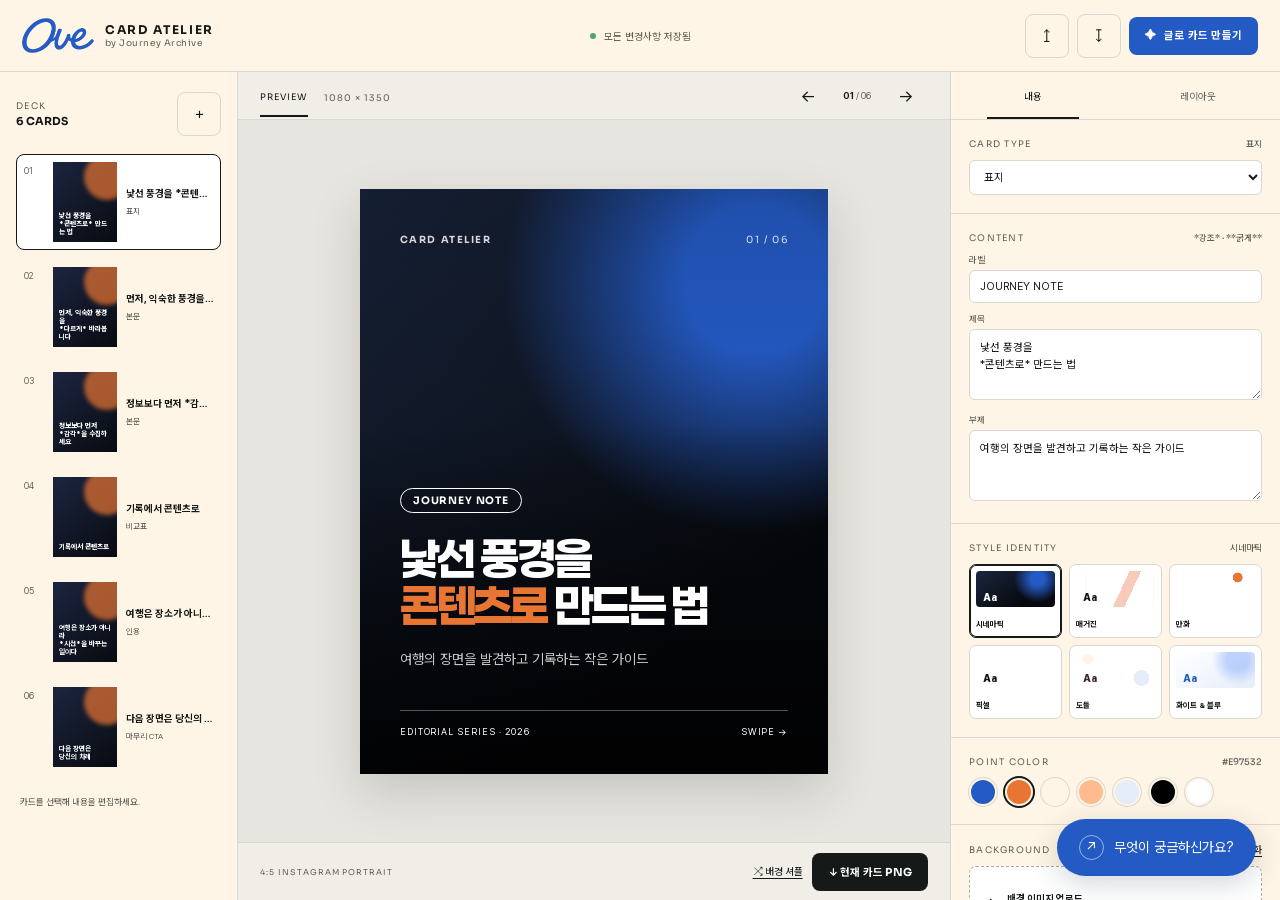
<file: cardnews.html>
<!doctype html>
<html lang="ko">
<head>
  <meta charset="UTF-8">
  <meta name="viewport" content="width=device-width, initial-scale=1.0">
  <meta name="description" content="AI 인플루언서 오브의 콘텐츠 아카이브에 연결된 카드뉴스 편집 도구. 글로 카드를 구성하고 편집·내보내기할 수 있습니다.">
  <title>OVE · Card Atelier 카드뉴스 스튜디오</title>
  <meta name="theme-color" content="#FFF5E6">
  <meta property="og:type" content="website">
  <meta property="og:locale" content="ko_KR">
  <meta property="og:site_name" content="Journey Archive">
  <meta property="og:title" content="OVE · Card Atelier 카드뉴스 스튜디오">
  <meta property="og:description" content="AI 인플루언서 오브의 콘텐츠 아카이브에 연결된 카드뉴스 편집 도구. 글로 카드를 구성하고 편집·내보내기할 수 있습니다.">
  <meta name="twitter:card" content="summary">
  <link rel="icon" href="assets/favicon.svg" type="image/svg+xml">

  <link rel="stylesheet" href="css/reset.css?v=20261015-ove3">
  <link rel="stylesheet" href="css/fonts.css?v=20261015-ove3">
  <link rel="stylesheet" href="css/cardnews.css?v=20261015-ove3">
  <script src="js/cardnews.js?v=20261015-ove3" defer></script>
  <link rel="stylesheet" href="css/chatbot.css?v=20261026-cards1">
  <script src="js/chatbot-schema.js?v=20261026-admin1" defer></script>
  <script src="js/chatbot.js?v=20261026-cards1" defer></script>
</head>
<body>
  <a class="skip-link" href="#editor-stage">에디터 바로가기</a>
  <header class="app-header">
    <a class="studio-brand" href="contents.html" aria-label="콘텐츠 아카이브로 돌아가기">
      <img class="studio-logo" src="assets/images/brand/ove-mark-blue.svg" alt="오브 OVE" width="1150" height="550">
      <span><b>CARD ATELIER</b><small>by Journey Archive</small></span>
    </a>
    <div class="header-center" aria-label="저장 상태"><span class="save-dot"></span><span id="saveStatus">모든 변경사항 저장됨</span></div>
    <div class="header-actions">
      <button class="icon-button" id="importButton" type="button" title="덱 불러오기" aria-label="덱 불러오기">↥</button>
      <button class="icon-button" id="exportJsonButton" type="button" title="덱 저장" aria-label="덱 JSON 저장">↧</button>
      <button class="button button-primary" id="openComposer" type="button"><span>✦</span> 글로 카드 만들기</button>
    </div>
  </header>

  <main class="workspace">
    <aside class="filmstrip" aria-label="카드 목록">
      <div class="panel-heading"><div><span>DECK</span><strong id="deckCount">6 CARDS</strong></div><button class="mini-button" id="addSlide" type="button" aria-label="카드 추가">＋</button></div>
      <div class="slide-list" id="slideList"></div>
      <p class="filmstrip-hint">카드를 선택해 내용을 편집하세요.</p>
    </aside>

    <section class="stage-panel" id="editor-stage" aria-label="카드 미리보기">
      <div class="stage-toolbar">
        <div class="view-tabs" role="tablist" aria-label="미리보기 모드"><button class="is-active" type="button" role="tab" aria-selected="true">PREVIEW</button><button type="button" role="tab" aria-selected="false" disabled>1080 × 1350</button></div>
        <div class="slide-navigation"><button id="prevSlide" type="button" aria-label="이전 카드">←</button><span><b id="currentNumber">01</b> / <span id="totalNumber">06</span></span><button id="nextSlide" type="button" aria-label="다음 카드">→</button></div>
      </div>
      <div class="canvas-shell">
        <div class="card-canvas" id="cardCanvas" aria-live="polite"></div>
      </div>
      <div class="stage-actions">
        <span>4:5 INSTAGRAM PORTRAIT</span>
        <div><button class="text-button" id="shuffleButton" type="button">⤨ 배경 셔플</button><button class="button button-dark" id="pngButton" type="button">↓ 현재 카드 PNG</button></div>
      </div>
    </section>

    <aside class="inspector" aria-label="카드 편집 패널">
      <div class="inspector-tabs" role="tablist"><button class="is-active" type="button" role="tab">내용</button><button type="button" role="tab" disabled>레이아웃</button></div>
      <section class="control-section">
        <div class="section-label"><span>CARD TYPE</span><b id="typeLabel">표지</b></div>
        <select id="cardType" aria-label="카드 타입">
          <option value="cover">표지</option><option value="content">본문</option><option value="quote">인용</option><option value="table">비교표</option><option value="closing">마무리 CTA</option>
        </select>
      </section>
      <section class="control-section field-section"><div class="section-label"><span>CONTENT</span><small>*강조* · **굵게**</small></div><div id="fieldControls"></div></section>
      <section class="control-section">
        <div class="section-label"><span>STYLE IDENTITY</span><b id="presetName">시네마틱</b></div>
        <div class="preset-grid" id="presetGrid"></div>
      </section>
      <section class="control-section">
        <div class="section-label"><span>POINT COLOR</span><output id="accentValue">#7A9EFF</output></div>
        <div class="color-row" id="colorRow"></div>
      </section>
      <section class="control-section">
        <div class="section-label"><span>BACKGROUND</span><button class="link-button" id="clearBackground" type="button">초기화</button></div>
        <label class="upload-zone" for="backgroundUpload"><span>＋</span><b>배경 이미지 업로드</b><small>JPG, PNG · 텍스트 없는 이미지 권장</small></label>
        <input id="backgroundUpload" type="file" accept="image/png,image/jpeg,image/webp" hidden>
        <label class="range-label" for="scrimRange"><span>하단 어둡기</span><output id="scrimValue">82</output></label>
        <input id="scrimRange" type="range" min="0" max="100" value="82">
      </section>
      <section class="inspector-footer"><button class="danger-button" id="deleteSlide" type="button">카드 삭제</button><span>자동 저장 ON</span></section>
    </aside>
  </main>

  <dialog class="composer-dialog" id="composerDialog">
    <form method="dialog" class="composer-card" id="composerForm">
      <button class="dialog-close" value="cancel" aria-label="닫기">×</button>
      <p class="dialog-eyebrow">TEXT TO CARDS</p>
      <h1>긴 글을, 넘겨보고 싶은<br><em>카드뉴스로.</em></h1>
      <p class="dialog-copy">기사·대본·메모를 붙여넣으세요. 핵심 흐름을 찾아 표지부터 마무리까지 한 번에 구성합니다.</p>
      <label for="sourceText">원문</label>
      <textarea id="sourceText" rows="10" placeholder="첫 줄에는 제목을 적어보세요.\n\n문단을 나누거나 1. 2. 형식으로 쓰면 카드가 더 정확하게 구성됩니다."></textarea>
      <div class="composer-meta"><span><i></i> 브라우저 빠른 변환</span><output id="charCount">0자</output></div>
      <div class="composer-actions"><button class="button button-ghost" value="cancel">취소</button><button class="button button-primary large" id="convertButton" value="default"><span>✦</span> 카드 덱 만들기</button></div>
    </form>
  </dialog>

  <input id="importFile" type="file" accept="application/json" hidden>
  <div class="toast" id="toast" role="status" aria-live="polite"></div>
</body>
</html>
</file>
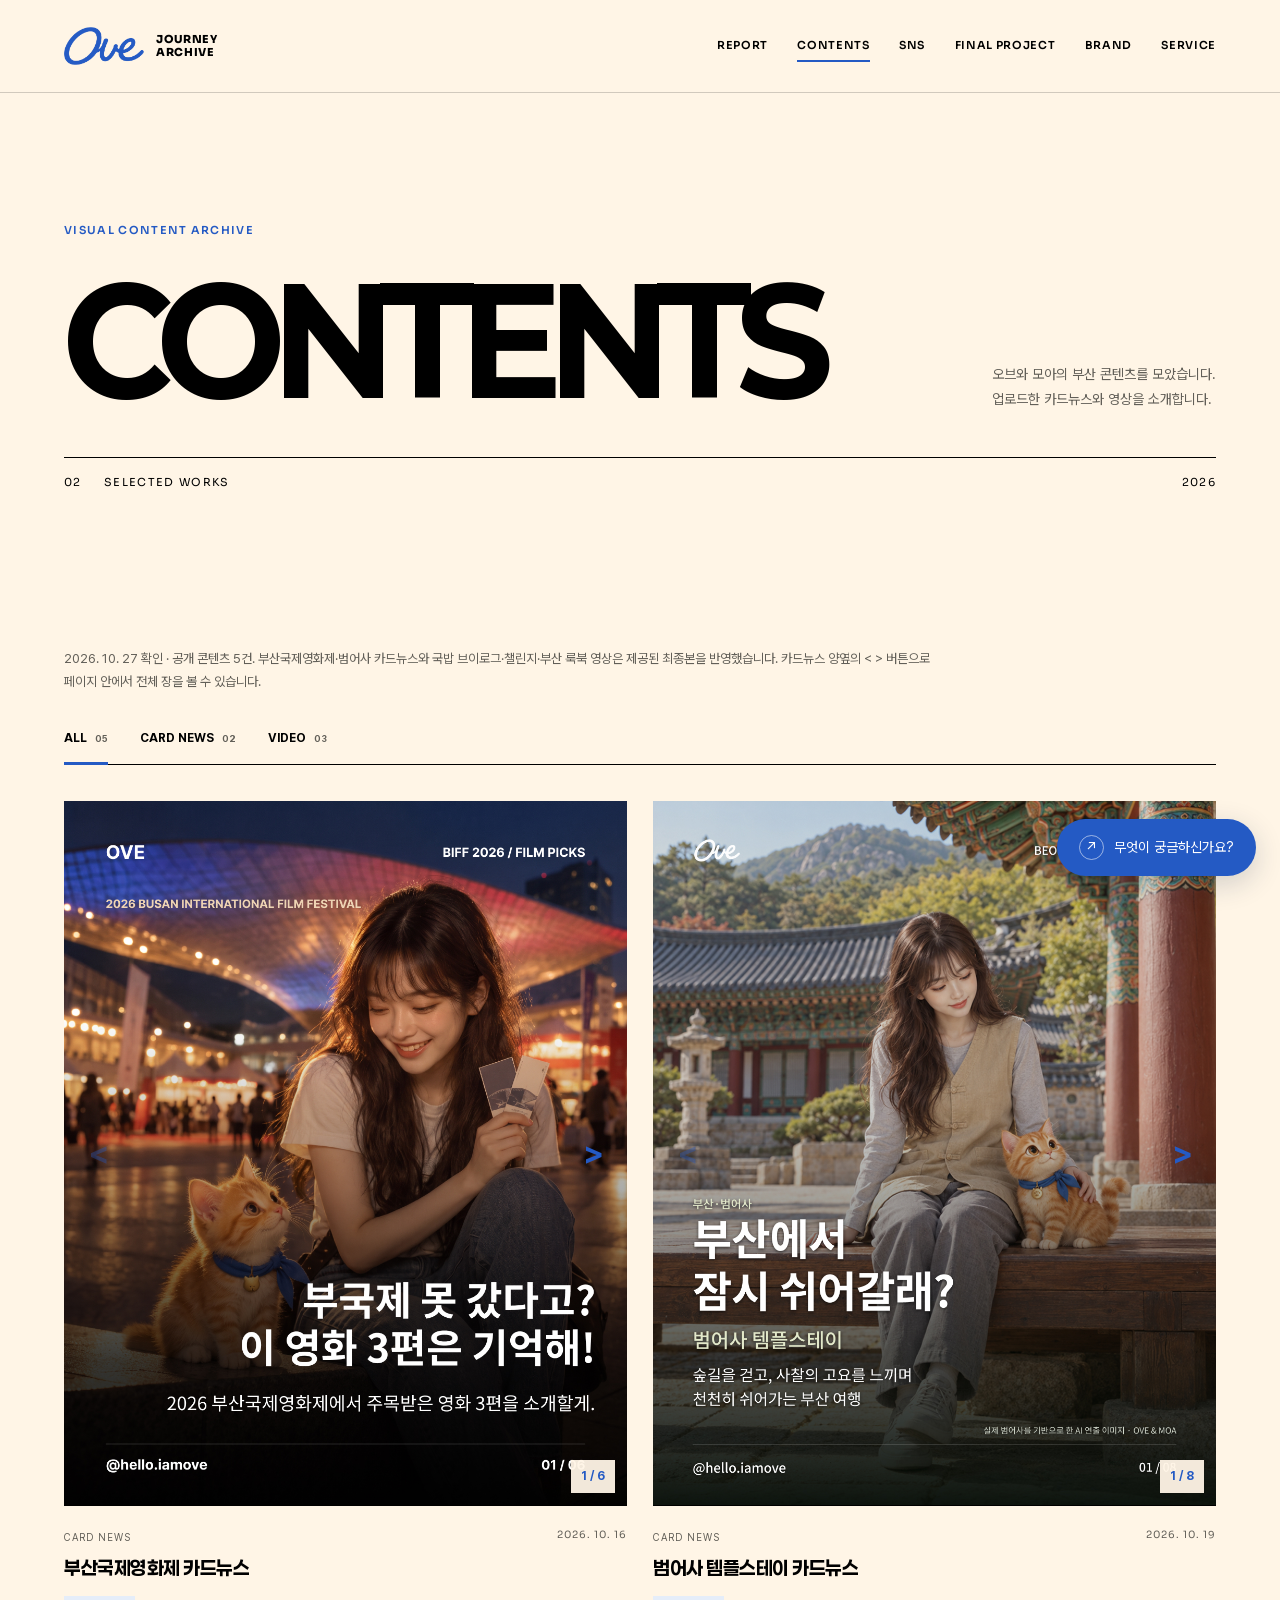
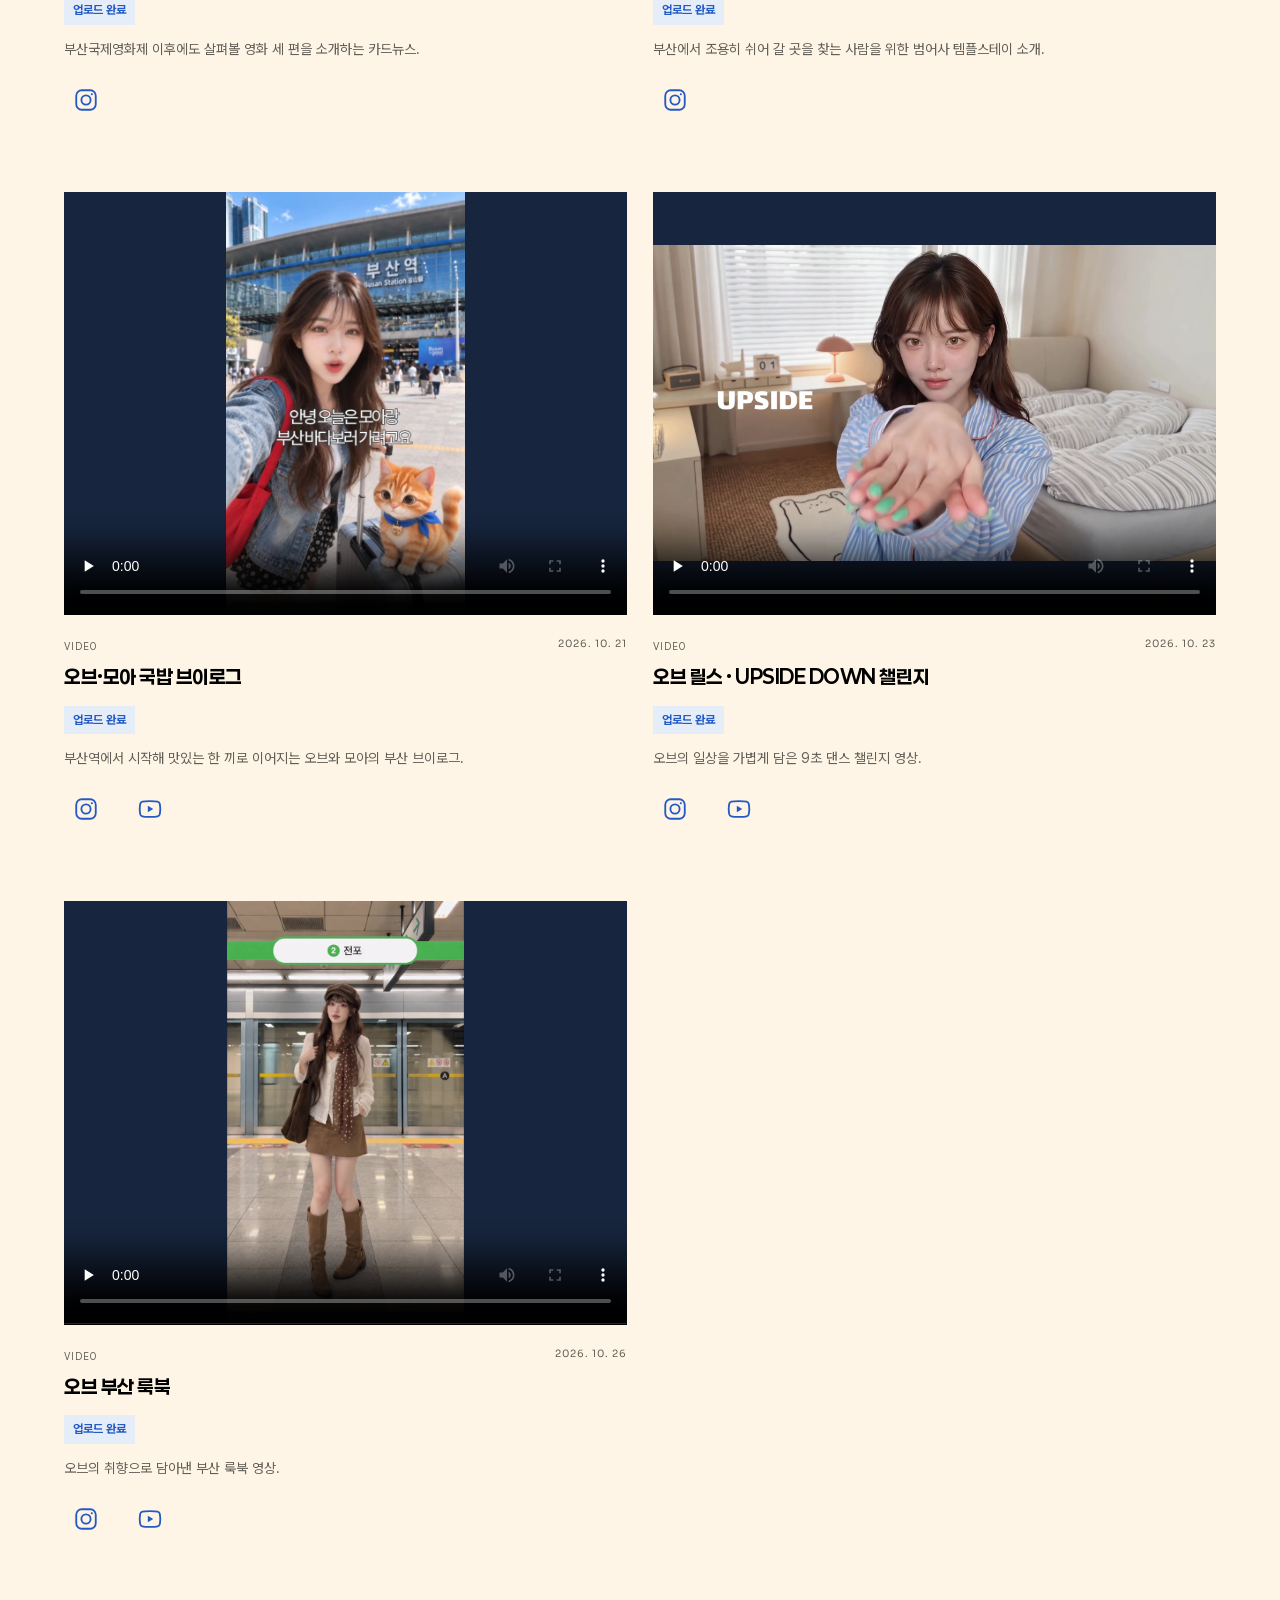
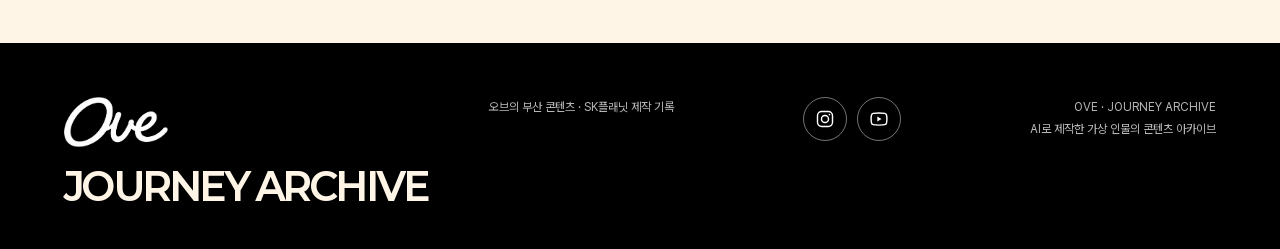
<file: contents.html>
<!doctype html>
<html lang="ko"><head><meta charset="UTF-8"><meta name="viewport" content="width=device-width, initial-scale=1.0"><meta name="description" content="AI 인플루언서 오브와 모아의 부산 카드뉴스·영상, 실제 게시물 링크와 업로드한 작품을 정리합니다."><title>OVE · 부산 콘텐츠 아카이브</title>
  <meta name="theme-color" content="#FFF5E6">
  <meta property="og:type" content="website">
  <meta property="og:locale" content="ko_KR">
  <meta property="og:site_name" content="Journey Archive">
  <meta property="og:title" content="OVE · 부산 콘텐츠 아카이브">
  <meta property="og:description" content="AI 인플루언서 오브와 모아의 부산 카드뉴스·영상, 실제 게시물 링크와 업로드한 작품을 정리합니다.">
  <meta name="twitter:card" content="summary">
  <link rel="icon" href="assets/favicon.svg" type="image/svg+xml">
<link rel="stylesheet" href="css/reset.css?v=20261015-ove3">
  <link rel="stylesheet" href="css/fonts.css?v=20261015-ove3"><link rel="stylesheet" href="css/common.css?v=20261015-ove3"><link rel="stylesheet" href="css/layout.css?v=20261015-ove3"><link rel="stylesheet" href="css/pages.css?v=20261015-ove3"><link rel="stylesheet" href="css/section-spacing.css?v=20261015-ove3"><script src="js/common.js" defer></script><script src="js/contents.js?v=20261026-inline-social2" defer></script>  <link rel="stylesheet" href="css/chatbot.css?v=20261026-cards1">
  <script src="js/chatbot-schema.js?v=20261026-admin1" defer></script>
  <script src="js/chatbot.js?v=20261026-cards1" defer></script>
  <link rel="stylesheet" href="css/content-update.css?v=20261026-clean-arrows">
</head>
<body data-page="contents"><a class="skip-link" href="#main">본문 바로가기</a>
  <header class="site-header">
    <div class="header-inner">
      <a class="brand" href="index.html" aria-label="Journey Archive 홈"><img class="brand-logo" src="assets/images/brand/ove-mark-blue.svg" alt="오브 OVE" width="1150" height="550"><span>JOURNEY<br>ARCHIVE</span></a>
      <button class="menu-toggle" type="button" aria-expanded="false" aria-controls="primary-navigation"><span class="sr-only">메뉴 열기</span><span></span><span></span></button>
<nav id="primary-navigation" class="primary-nav" aria-label="주요 메뉴"><a href="report.html">REPORT</a><a class="is-active" aria-current="page" href="contents.html">CONTENTS</a><a href="sns.html">SNS</a><a href="final.html">FINAL PROJECT</a><a href="brand.html">BRAND</a><a href="service.html">SERVICE</a></nav>
    </div>
  </header>
  <main id="main"><section class="page-hero container reveal"><p class="eyebrow">VISUAL CONTENT ARCHIVE</p><div class="page-title-row"><h1>Contents</h1><p>오브와 모아의 부산 콘텐츠를 모았습니다.<br>업로드한 카드뉴스와 영상을 소개합니다.</p></div><div class="page-hero-line"><span>02</span><span>SELECTED WORKS</span><span>2026</span></div></section>
    <section class="content-section container"><p class="content-note">2026. 10. 27 확인 · 공개 콘텐츠 5건. 부산국제영화제·범어사 카드뉴스와 국밥 브이로그·챌린지·부산 룩북 영상은 제공된 최종본을 반영했습니다. 카드뉴스 양옆의 &lt; &gt; 버튼으로 페이지 안에서 전체 장을 볼 수 있습니다.</p><p class="content-note" id="content-empty" hidden>현재 이 조건에 해당하는 콘텐츠는 없습니다.</p><div class="filter-bar reveal" role="group" aria-label="콘텐츠 유형 필터"><button class="filter-button is-active" type="button" data-filter="all" aria-pressed="true">ALL <span>05</span></button><button class="filter-button" type="button" data-filter="card" aria-pressed="false">CARD NEWS <span>02</span></button><button class="filter-button" type="button" data-filter="video" aria-pressed="false">VIDEO <span>03</span></button></div><p id="media-status" class="content-note" role="status" hidden></p><div class="content-gallery" aria-live="polite">
<article id="biff" class="content-card reveal" data-category="card" data-status="published"><div class="content-thumb cardnews-cover inline-carousel" data-carousel="biff" role="group" aria-roledescription="캐러셀" aria-label="부산국제영화제 카드뉴스" tabindex="0"><img class="content-cover" src="assets/images/contents/biff-cover.jpg" alt="부산국제영화제 카드뉴스 1장 · 표지" loading="lazy" width="1080" height="1350"><button type="button" class="carousel-arrow carousel-prev" data-carousel-prev aria-label="부산국제영화제 카드뉴스 이전 장" disabled>&lt;</button><button type="button" class="carousel-arrow carousel-next" data-carousel-next aria-label="부산국제영화제 카드뉴스 다음 장">&gt;</button><span class="carousel-page" data-carousel-page role="status" aria-live="polite">1 / 6</span></div><div class="card-meta"><div><span>CARD NEWS</span><h2>부산국제영화제 카드뉴스</h2></div><time datetime="2026-10-16">2026. 10. 16</time></div><p class="content-status">업로드 완료</p><p class="content-summary">부산국제영화제 이후에도 살펴볼 영화 세 편을 소개하는 카드뉴스.</p><div class="content-links"><a class="content-social-link" href="https://www.instagram.com/p/DejRQ7nk0pO/" target="_blank" rel="noopener noreferrer" aria-label="Instagram 게시물 새 창에서 열기" title="Instagram 게시물"><svg viewBox="0 0 24 24" aria-hidden="true"><rect x="3" y="3" width="18" height="18" rx="5"></rect><circle cx="12" cy="12" r="4.25"></circle><circle class="social-dot" cx="17.4" cy="6.7" r="1"></circle></svg></a></div></article>
<article id="beomeosa" class="content-card reveal" data-category="card" data-status="published"><div class="content-thumb cardnews-cover inline-carousel" data-carousel="beomeosa" role="group" aria-roledescription="캐러셀" aria-label="범어사 템플스테이 카드뉴스" tabindex="0"><img class="content-cover" src="assets/images/contents/beomeosa-cover.jpg" alt="범어사 템플스테이 카드뉴스 1장 · 표지" loading="lazy" width="1080" height="1350"><button type="button" class="carousel-arrow carousel-prev" data-carousel-prev aria-label="범어사 템플스테이 카드뉴스 이전 장" disabled>&lt;</button><button type="button" class="carousel-arrow carousel-next" data-carousel-next aria-label="범어사 템플스테이 카드뉴스 다음 장">&gt;</button><span class="carousel-page" data-carousel-page role="status" aria-live="polite">1 / 8</span></div><div class="card-meta"><div><span>CARD NEWS</span><h2>범어사 템플스테이 카드뉴스</h2></div><time datetime="2026-10-19">2026. 10. 19</time></div><p class="content-status">업로드 완료</p><p class="content-summary">부산에서 조용히 쉬어 갈 곳을 찾는 사람을 위한 범어사 템플스테이 소개.</p><div class="content-links"><a class="content-social-link" href="https://www.instagram.com/p/DerAbx0E4fn/" target="_blank" rel="noopener noreferrer" aria-label="Instagram 게시물 새 창에서 열기" title="Instagram 게시물"><svg viewBox="0 0 24 24" aria-hidden="true"><rect x="3" y="3" width="18" height="18" rx="5"></rect><circle cx="12" cy="12" r="4.25"></circle><circle class="social-dot" cx="17.4" cy="6.7" r="1"></circle></svg></a></div></article>
<article id="gukbap" class="content-card reveal" data-category="video" data-status="published"><div class="content-thumb video-thumb"><video controls playsinline preload="none" poster="assets/images/contents/ove-gukbap-final-poster.jpg" aria-label="오브·모아 국밥 브이로그 최종 영상"><source src="assets/videos/ove-gukbap-final.mp4" type="video/mp4">이 브라우저에서는 영상을 재생할 수 없습니다. <a href="assets/videos/ove-gukbap-final.mp4">영상 파일 열기</a></video></div><div class="card-meta"><div><span>VIDEO</span><h2>오브·모아 국밥 브이로그</h2></div><time datetime="2026-10-21">2026. 10. 21</time></div><p class="content-status">업로드 완료</p><p class="content-summary">부산역에서 시작해 맛있는 한 끼로 이어지는 오브와 모아의 부산 브이로그.</p><div class="content-links"><a class="content-social-link" href="https://www.instagram.com/reel/DewJNnNv8lU/" target="_blank" rel="noopener noreferrer" aria-label="Instagram 게시물 새 창에서 열기" title="Instagram 게시물"><svg viewBox="0 0 24 24" aria-hidden="true"><rect x="3" y="3" width="18" height="18" rx="5"></rect><circle cx="12" cy="12" r="4.25"></circle><circle class="social-dot" cx="17.4" cy="6.7" r="1"></circle></svg></a> <a class="content-social-link" href="https://www.youtube.com/shorts/B7YWMI3ihAw" target="_blank" rel="noopener noreferrer" aria-label="YouTube 게시물 새 창에서 열기" title="YouTube 게시물"><svg viewBox="0 0 24 24" aria-hidden="true"><path d="M21 7.2a2.8 2.8 0 0 0-2-2C17.2 4.7 12 4.7 12 4.7s-5.2 0-7 .5a2.8 2.8 0 0 0-2 2A29 29 0 0 0 2.5 12 29 29 0 0 0 3 16.8a2.8 2.8 0 0 0 2 2c1.8.5 7 .5 7 .5s5.2 0 7-.5a2.8 2.8 0 0 0 2-2 29 29 0 0 0 .5-4.8 29 29 0 0 0-.5-4.8Z"></path><path class="social-play" d="m10 9 5 3-5 3Z"></path></svg></a></div></article>
<article id="reels" class="content-card reveal" data-category="video" data-status="published"><div class="content-thumb video-thumb"><video controls playsinline preload="none" poster="assets/images/contents/ove-upside-down-final-poster.jpg" aria-label="오브 릴스 · UPSIDE DOWN 챌린지 최종 영상"><source src="assets/videos/ove-upside-down-final.mp4" type="video/mp4">이 브라우저에서는 영상을 재생할 수 없습니다. <a href="assets/videos/ove-upside-down-final.mp4">영상 파일 열기</a></video></div><div class="card-meta"><div><span>VIDEO</span><h2>오브 릴스 · UPSIDE DOWN 챌린지</h2></div><time datetime="2026-10-23">2026. 10. 23</time></div><p class="content-status">업로드 완료</p><p class="content-summary">오브의 일상을 가볍게 담은 9초 댄스 챌린지 영상.</p><div class="content-links"><a class="content-social-link" href="https://www.instagram.com/reel/De1SwzRvvzn/" target="_blank" rel="noopener noreferrer" aria-label="Instagram 게시물 새 창에서 열기" title="Instagram 게시물"><svg viewBox="0 0 24 24" aria-hidden="true"><rect x="3" y="3" width="18" height="18" rx="5"></rect><circle cx="12" cy="12" r="4.25"></circle><circle class="social-dot" cx="17.4" cy="6.7" r="1"></circle></svg></a> <a class="content-social-link" href="https://www.youtube.com/shorts/GEd7CN9ueKs" target="_blank" rel="noopener noreferrer" aria-label="YouTube 게시물 새 창에서 열기" title="YouTube 게시물"><svg viewBox="0 0 24 24" aria-hidden="true"><path d="M21 7.2a2.8 2.8 0 0 0-2-2C17.2 4.7 12 4.7 12 4.7s-5.2 0-7 .5a2.8 2.8 0 0 0-2 2A29 29 0 0 0 2.5 12 29 29 0 0 0 3 16.8a2.8 2.8 0 0 0 2 2c1.8.5 7 .5 7 .5s5.2 0 7-.5a2.8 2.8 0 0 0 2-2 29 29 0 0 0 .5-4.8 29 29 0 0 0-.5-4.8Z"></path><path class="social-play" d="m10 9 5 3-5 3Z"></path></svg></a></div></article>
<article id="lookbook" class="content-card reveal" data-category="video" data-status="published"><div class="content-thumb video-thumb"><video controls playsinline preload="none" poster="assets/images/contents/ove-busan-lookbook-final-poster.jpg" aria-label="오브 부산 룩북 영상"><source src="assets/videos/ove-busan-lookbook-final.mp4" type="video/mp4">이 브라우저에서는 영상을 재생할 수 없습니다. <a href="assets/videos/ove-busan-lookbook-final.mp4">영상 파일 열기</a></video></div><div class="card-meta"><div><span>VIDEO</span><h2>오브 부산 룩북</h2></div><time datetime="2026-10-26">2026. 10. 26</time></div><p class="content-status">업로드 완료</p><p class="content-summary">오브의 취향으로 담아낸 부산 룩북 영상.</p><div class="content-links"><a class="content-social-link" href="https://www.instagram.com/p/De9BMxxNUWk/" target="_blank" rel="noopener noreferrer" aria-label="Instagram 게시물 새 창에서 열기" title="Instagram 게시물"><svg viewBox="0 0 24 24" aria-hidden="true"><rect x="3" y="3" width="18" height="18" rx="5"></rect><circle cx="12" cy="12" r="4.25"></circle><circle class="social-dot" cx="17.4" cy="6.7" r="1"></circle></svg></a> <a class="content-social-link" href="https://youtube.com/shorts/db9O0DDEAtw" target="_blank" rel="noopener noreferrer" aria-label="YouTube 게시물 새 창에서 열기" title="YouTube 게시물"><svg viewBox="0 0 24 24" aria-hidden="true"><path d="M21 7.2a2.8 2.8 0 0 0-2-2C17.2 4.7 12 4.7 12 4.7s-5.2 0-7 .5a2.8 2.8 0 0 0-2 2A29 29 0 0 0 2.5 12 29 29 0 0 0 3 16.8a2.8 2.8 0 0 0 2 2c1.8.5 7 .5 7 .5s5.2 0 7-.5a2.8 2.8 0 0 0 2-2 29 29 0 0 0 .5-4.8 29 29 0 0 0-.5-4.8Z"></path><path class="social-play" d="m10 9 5 3-5 3Z"></path></svg></a></div></article>
</div></section>
  </main><footer class="site-footer"><div class="container footer-grid"><a class="footer-title" href="index.html"><img class="footer-logo" src="assets/images/brand/ove-mark-white.svg" alt="오브 OVE" width="1150" height="550">JOURNEY ARCHIVE</a><p>오브의 부산 콘텐츠 · SK플래닛 제작 기록</p><nav class="footer-social" aria-label="소셜 미디어"><a href="https://www.instagram.com/hello.iamove/" target="_blank" rel="noopener noreferrer" aria-label="인스타그램 새 창에서 열기"><svg viewBox="0 0 24 24" aria-hidden="true"><rect x="3" y="3" width="18" height="18" rx="5"></rect><circle cx="12" cy="12" r="4.25"></circle><circle class="social-dot" cx="17.4" cy="6.7" r="1"></circle></svg></a><a href="https://www.youtube.com/channel/UC8eGlGJe2-aL2vwoHGrQ_UA" target="_blank" rel="noopener noreferrer" aria-label="유튜브 새 창에서 열기"><svg viewBox="0 0 24 24" aria-hidden="true"><path d="M21 7.2a2.8 2.8 0 0 0-2-2C17.2 4.7 12 4.7 12 4.7s-5.2 0-7 .5a2.8 2.8 0 0 0-2 2A29 29 0 0 0 2.5 12 29 29 0 0 0 3 16.8a2.8 2.8 0 0 0 2 2c1.8.5 7 .5 7 .5s5.2 0 7-.5a2.8 2.8 0 0 0 2-2 29 29 0 0 0 .5-4.8 29 29 0 0 0-.5-4.8Z"></path><path class="social-play" d="m10 9 5 3-5 3Z"></path></svg></a></nav><p class="footer-meta">OVE · JOURNEY ARCHIVE<br>AI로 제작한 가상 인물의 콘텐츠 아카이브</p></div></footer>
</body></html>
</file>
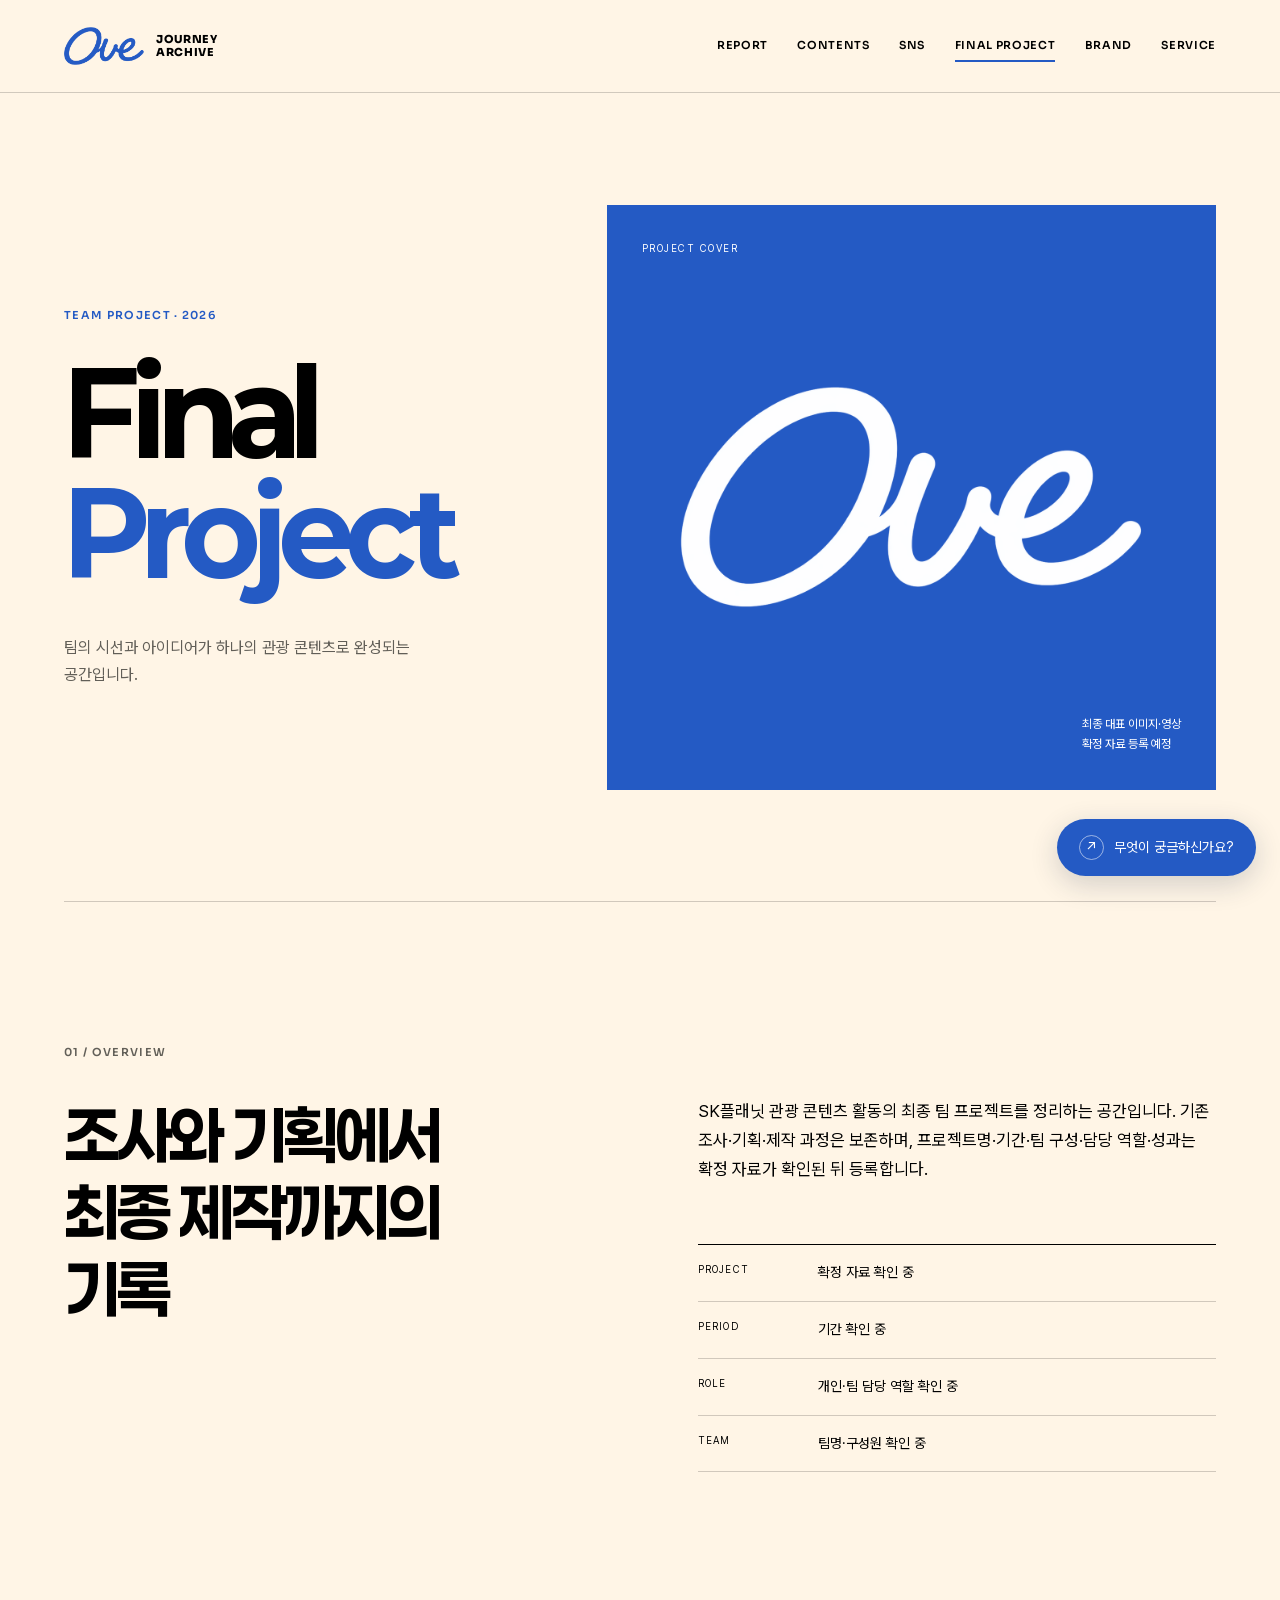
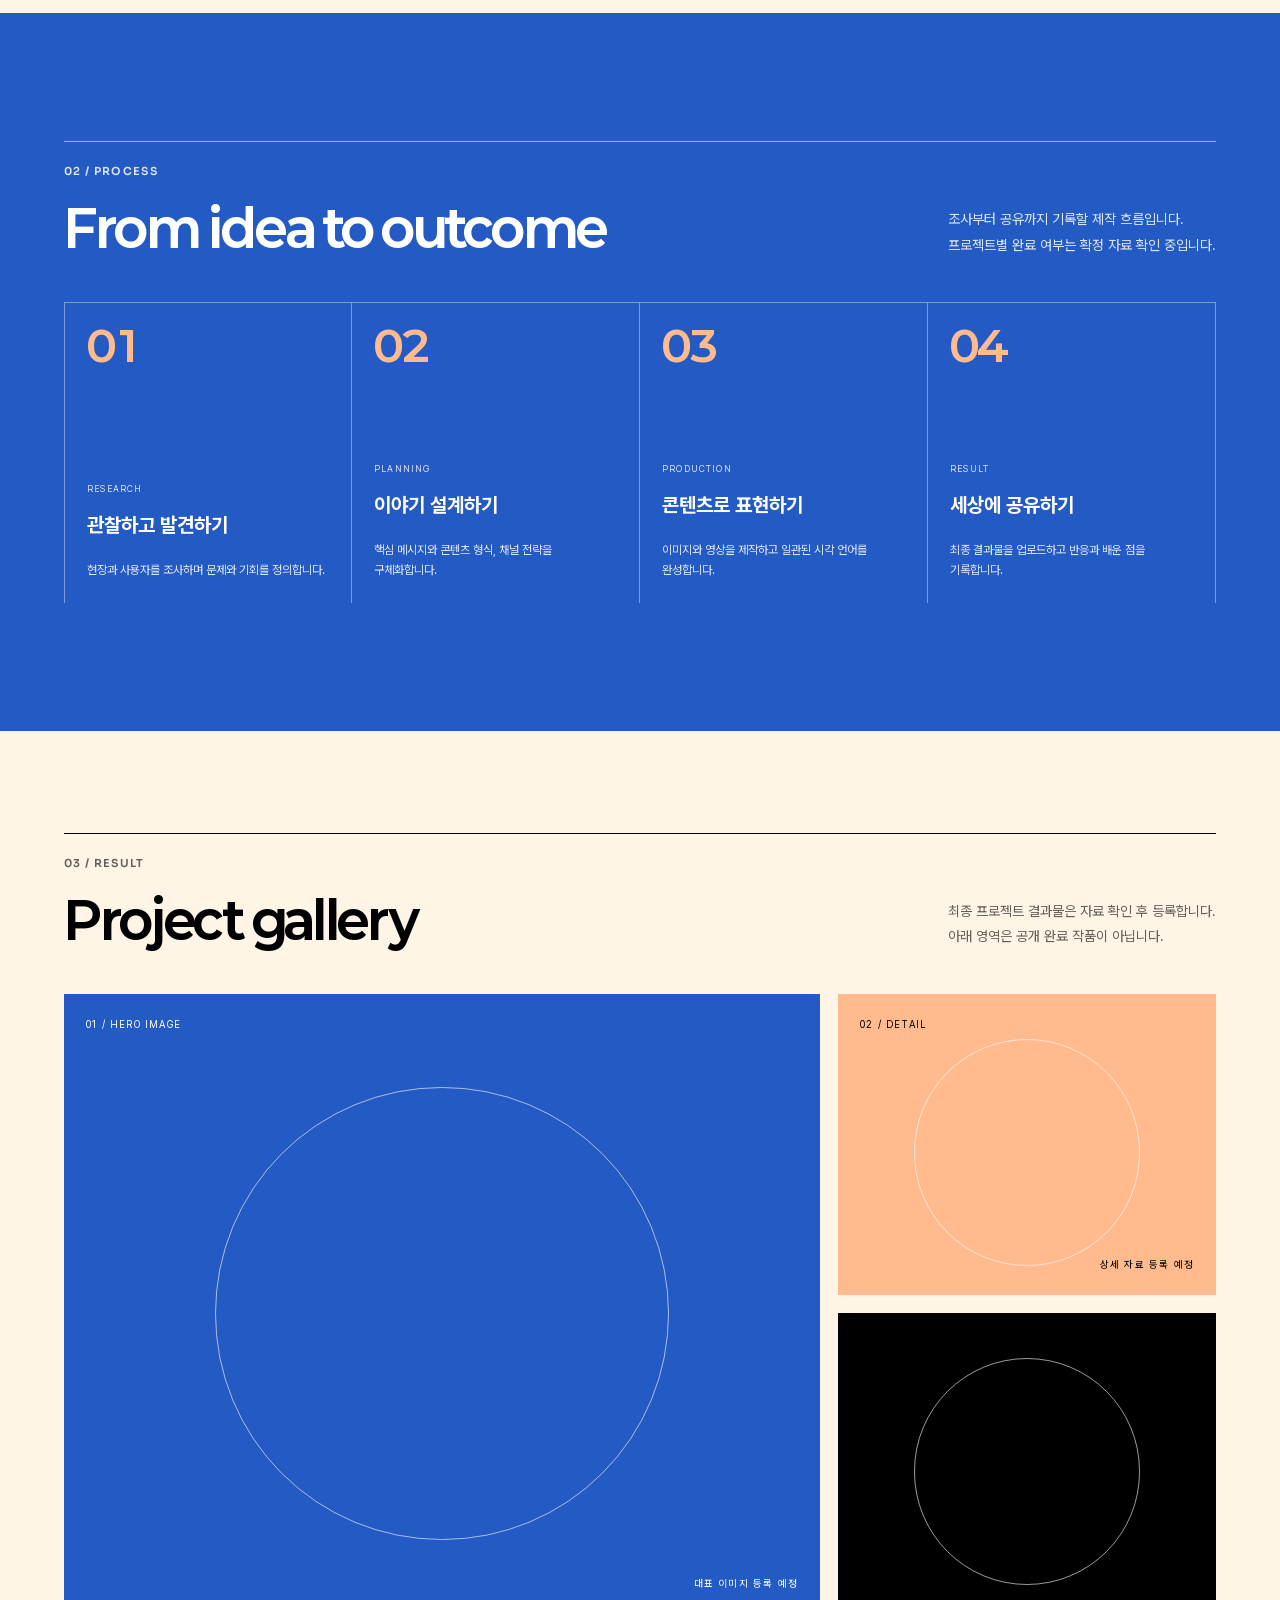
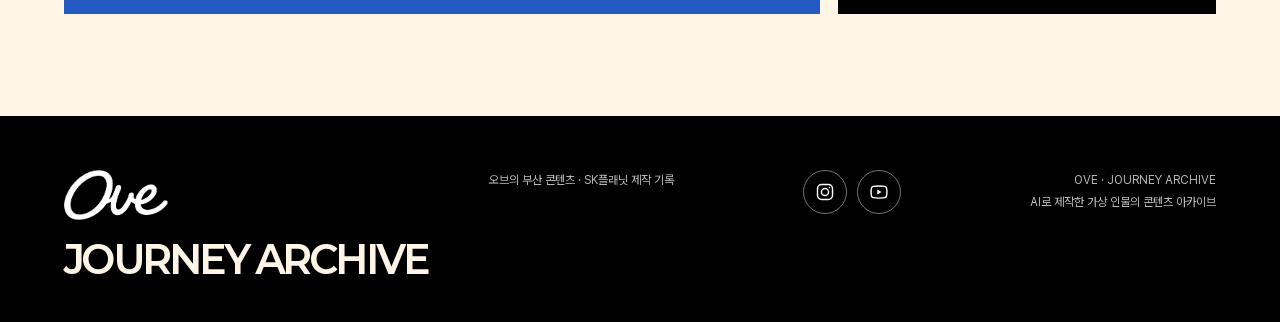
<file: final.html>
<!doctype html>
<html lang="ko"><head><meta charset="UTF-8"><meta name="viewport" content="width=device-width, initial-scale=1.0"><meta name="description" content="오브의 콘텐츠 기획·제작 아카이브에 보존한 SK플래닛 최종 팀 프로젝트 기록. 확정 자료와 등록 예정 항목을 구분합니다."><title>OVE · 최종 팀 프로젝트 아카이브</title>
  <meta name="theme-color" content="#FFF5E6">
  <meta property="og:type" content="website">
  <meta property="og:locale" content="ko_KR">
  <meta property="og:site_name" content="Journey Archive">
  <meta property="og:title" content="OVE · 최종 팀 프로젝트 아카이브">
  <meta property="og:description" content="오브의 콘텐츠 기획·제작 아카이브에 보존한 SK플래닛 최종 팀 프로젝트 기록. 확정 자료와 등록 예정 항목을 구분합니다.">
  <meta name="twitter:card" content="summary">
  <link rel="icon" href="assets/favicon.svg" type="image/svg+xml">
<link rel="stylesheet" href="css/reset.css?v=20261015-ove3">
  <link rel="stylesheet" href="css/fonts.css?v=20261015-ove3"><link rel="stylesheet" href="css/common.css?v=20261015-ove3"><link rel="stylesheet" href="css/layout.css?v=20261015-ove3"><link rel="stylesheet" href="css/pages.css?v=20261015-ove3"><link rel="stylesheet" href="css/section-spacing.css?v=20261015-ove3"><script src="js/common.js" defer></script>  <link rel="stylesheet" href="css/chatbot.css?v=20261026-cards1">
  <script src="js/chatbot-schema.js?v=20261026-admin1" defer></script>
  <script src="js/chatbot.js?v=20261026-cards1" defer></script>
  <link rel="stylesheet" href="css/content-update.css?v=20261026-covers1">
</head>
<body data-page="final"><a class="skip-link" href="#main">본문 바로가기</a>
  <header class="site-header">
    <div class="header-inner">
      <a class="brand" href="index.html" aria-label="Journey Archive 홈"><img class="brand-logo" src="assets/images/brand/ove-mark-blue.svg" alt="오브 OVE" width="1150" height="550"><span>JOURNEY<br>ARCHIVE</span></a>
      <button class="menu-toggle" type="button" aria-expanded="false" aria-controls="primary-navigation"><span class="sr-only">메뉴 열기</span><span></span><span></span></button>
<nav id="primary-navigation" class="primary-nav" aria-label="주요 메뉴"><a href="report.html">REPORT</a><a href="contents.html">CONTENTS</a><a href="sns.html">SNS</a><a class="is-active" aria-current="page" href="final.html">FINAL PROJECT</a><a href="brand.html">BRAND</a><a href="service.html">SERVICE</a></nav>
    </div>
  </header>
  <main id="main"><section class="final-hero container reveal"><div class="final-title"><p class="eyebrow">TEAM PROJECT · 2026</p><h1>Final<br><em>Project</em></h1><p>팀의 시선과 아이디어가 하나의 관광 콘텐츠로 완성되는 공간입니다.</p></div><div class="final-visual"><span>PROJECT COVER</span><div class="final-symbol"><img src="assets/images/brand/ove-mark-white.svg" alt="오브 OVE" width="1150" height="550"></div><p>최종 대표 이미지·영상<br>확정 자료 등록 예정</p></div></section>
    <section class="project-overview container reveal"><p class="section-index">01 / OVERVIEW</p><div class="overview-grid"><h2>조사와 기획에서<br>최종 제작까지의<br>기록</h2><div class="overview-copy"><p>SK플래닛 관광 콘텐츠 활동의 최종 팀 프로젝트를 정리하는 공간입니다. 기존 조사·기획·제작 과정은 보존하며, 프로젝트명·기간·팀 구성·담당 역할·성과는 확정 자료가 확인된 뒤 등록합니다.</p><dl><div><dt>PROJECT</dt><dd>확정 자료 확인 중</dd></div><div><dt>PERIOD</dt><dd>기간 확인 중</dd></div><div><dt>ROLE</dt><dd>개인·팀 담당 역할 확인 중</dd></div><div><dt>TEAM</dt><dd>팀명·구성원 확인 중</dd></div></dl></div></div></section>
    <section class="process-section"><div class="container"><div class="section-heading reveal"><div><p class="section-index">02 / PROCESS</p><h2>From idea to outcome</h2></div><p>조사부터 공유까지 기록할 제작 흐름입니다.<br>프로젝트별 완료 여부는 확정 자료 확인 중입니다.</p></div><ol class="process-list"><li class="reveal"><span>01</span><div><small>RESEARCH</small><h3>관찰하고 발견하기</h3><p>현장과 사용자를 조사하며 문제와 기회를 정의합니다.</p></div></li><li class="reveal"><span>02</span><div><small>PLANNING</small><h3>이야기 설계하기</h3><p>핵심 메시지와 콘텐츠 형식, 채널 전략을 구체화합니다.</p></div></li><li class="reveal"><span>03</span><div><small>PRODUCTION</small><h3>콘텐츠로 표현하기</h3><p>이미지와 영상을 제작하고 일관된 시각 언어를 완성합니다.</p></div></li><li class="reveal"><span>04</span><div><small>RESULT</small><h3>세상에 공유하기</h3><p>최종 결과물을 업로드하고 반응과 배운 점을 기록합니다.</p></div></li></ol></div></section>
    <section class="content-section container reveal"><div class="section-heading"><div><p class="section-index">03 / RESULT</p><h2>Project gallery</h2></div><p>최종 프로젝트 결과물은 자료 확인 후 등록합니다.<br>아래 영역은 공개 완료 작품이 아닙니다.</p></div><div class="project-gallery"><div class="gallery-large"><span>01 / HERO IMAGE</span><strong>대표 이미지 등록 예정</strong></div><div class="gallery-small"><span>02 / DETAIL</span><strong>상세 자료 등록 예정</strong></div><div class="gallery-small inverse"><span>03 / VIDEO</span><strong>최종 영상 등록 예정</strong></div></div></section>
  </main><footer class="site-footer"><div class="container footer-grid"><a class="footer-title" href="index.html"><img class="footer-logo" src="assets/images/brand/ove-mark-white.svg" alt="오브 OVE" width="1150" height="550">JOURNEY ARCHIVE</a><p>오브의 부산 콘텐츠 · SK플래닛 제작 기록</p><nav class="footer-social" aria-label="소셜 미디어"><a href="https://www.instagram.com/hello.iamove/" target="_blank" rel="noopener noreferrer" aria-label="인스타그램 새 창에서 열기"><svg viewBox="0 0 24 24" aria-hidden="true"><rect x="3" y="3" width="18" height="18" rx="5"></rect><circle cx="12" cy="12" r="4.25"></circle><circle class="social-dot" cx="17.4" cy="6.7" r="1"></circle></svg></a><a href="https://www.youtube.com/channel/UC8eGlGJe2-aL2vwoHGrQ_UA" target="_blank" rel="noopener noreferrer" aria-label="유튜브 새 창에서 열기"><svg viewBox="0 0 24 24" aria-hidden="true"><path d="M21 7.2a2.8 2.8 0 0 0-2-2C17.2 4.7 12 4.7 12 4.7s-5.2 0-7 .5a2.8 2.8 0 0 0-2 2A29 29 0 0 0 2.5 12 29 29 0 0 0 3 16.8a2.8 2.8 0 0 0 2 2c1.8.5 7 .5 7 .5s5.2 0 7-.5a2.8 2.8 0 0 0 2-2 29 29 0 0 0 .5-4.8 29 29 0 0 0-.5-4.8Z"></path><path class="social-play" d="m10 9 5 3-5 3Z"></path></svg></a></nav><p class="footer-meta">OVE · JOURNEY ARCHIVE<br>AI로 제작한 가상 인물의 콘텐츠 아카이브</p></div></footer>
</body></html>
</file>
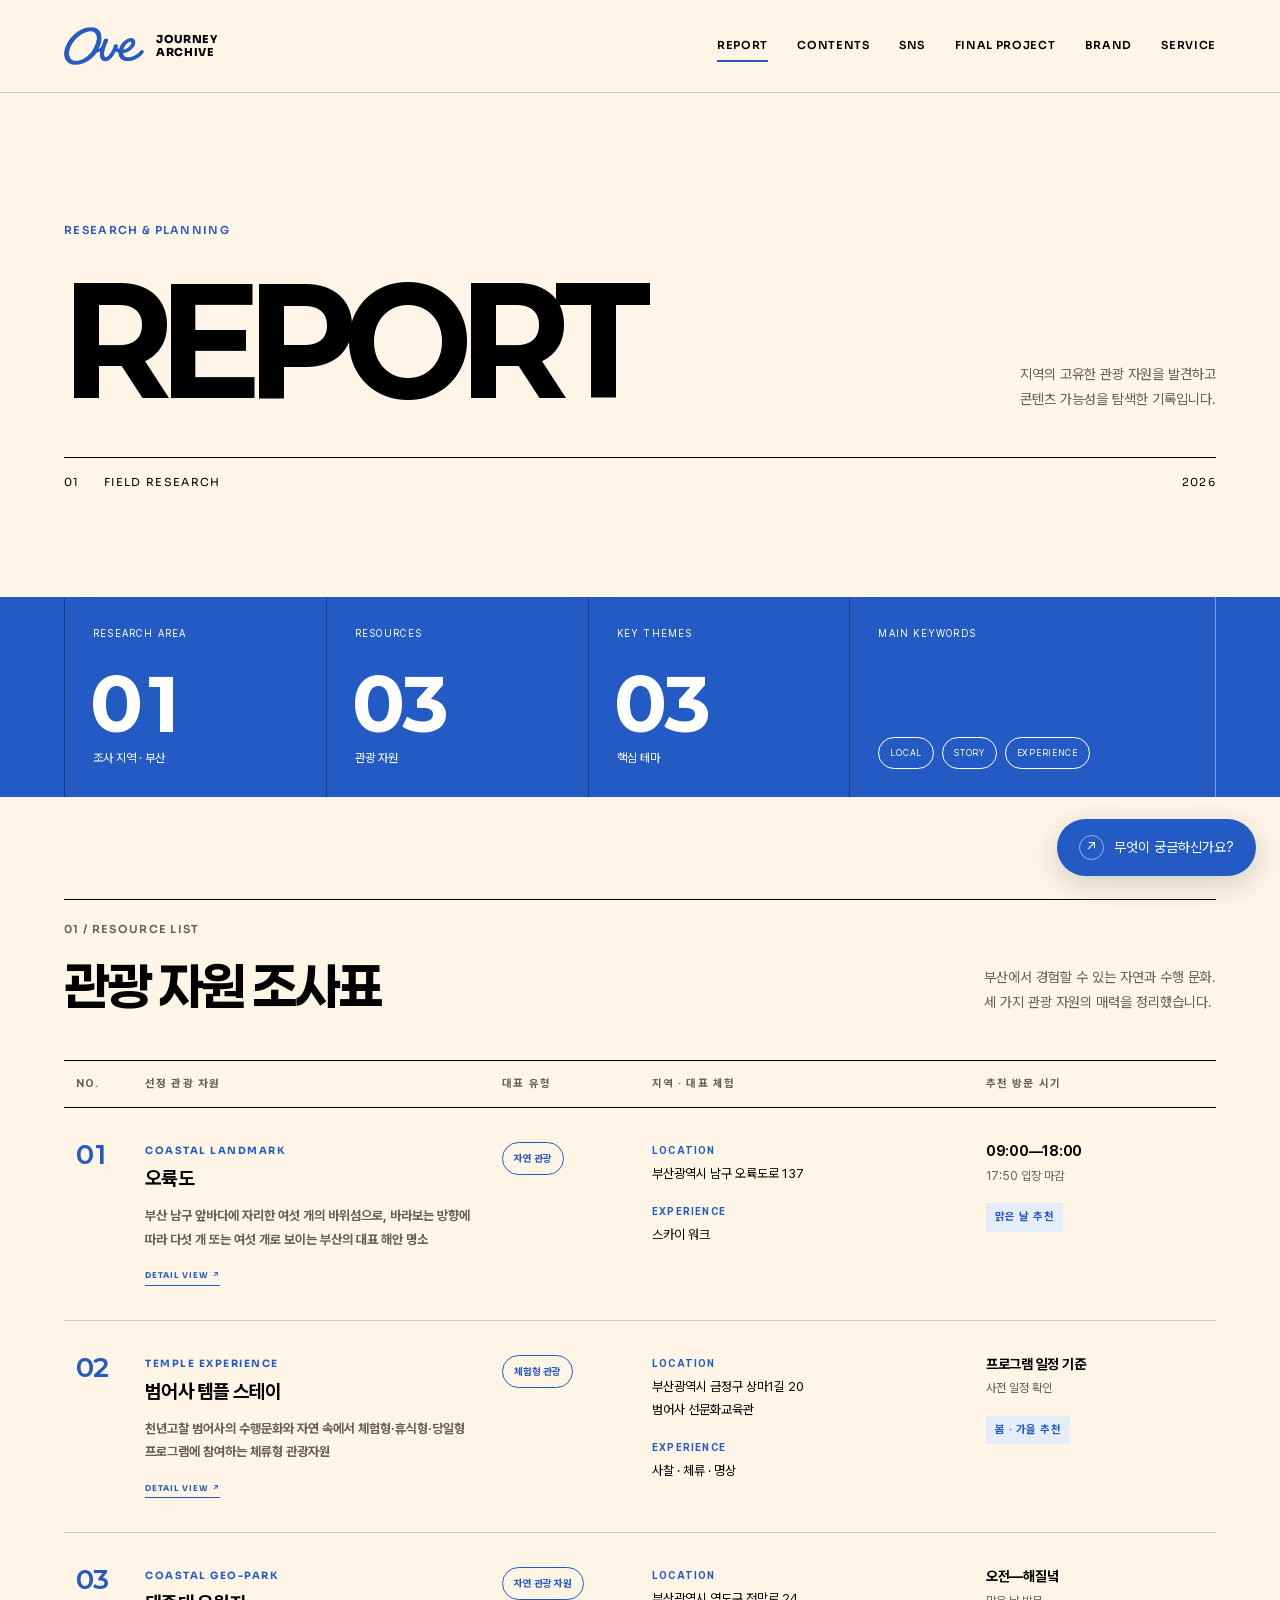
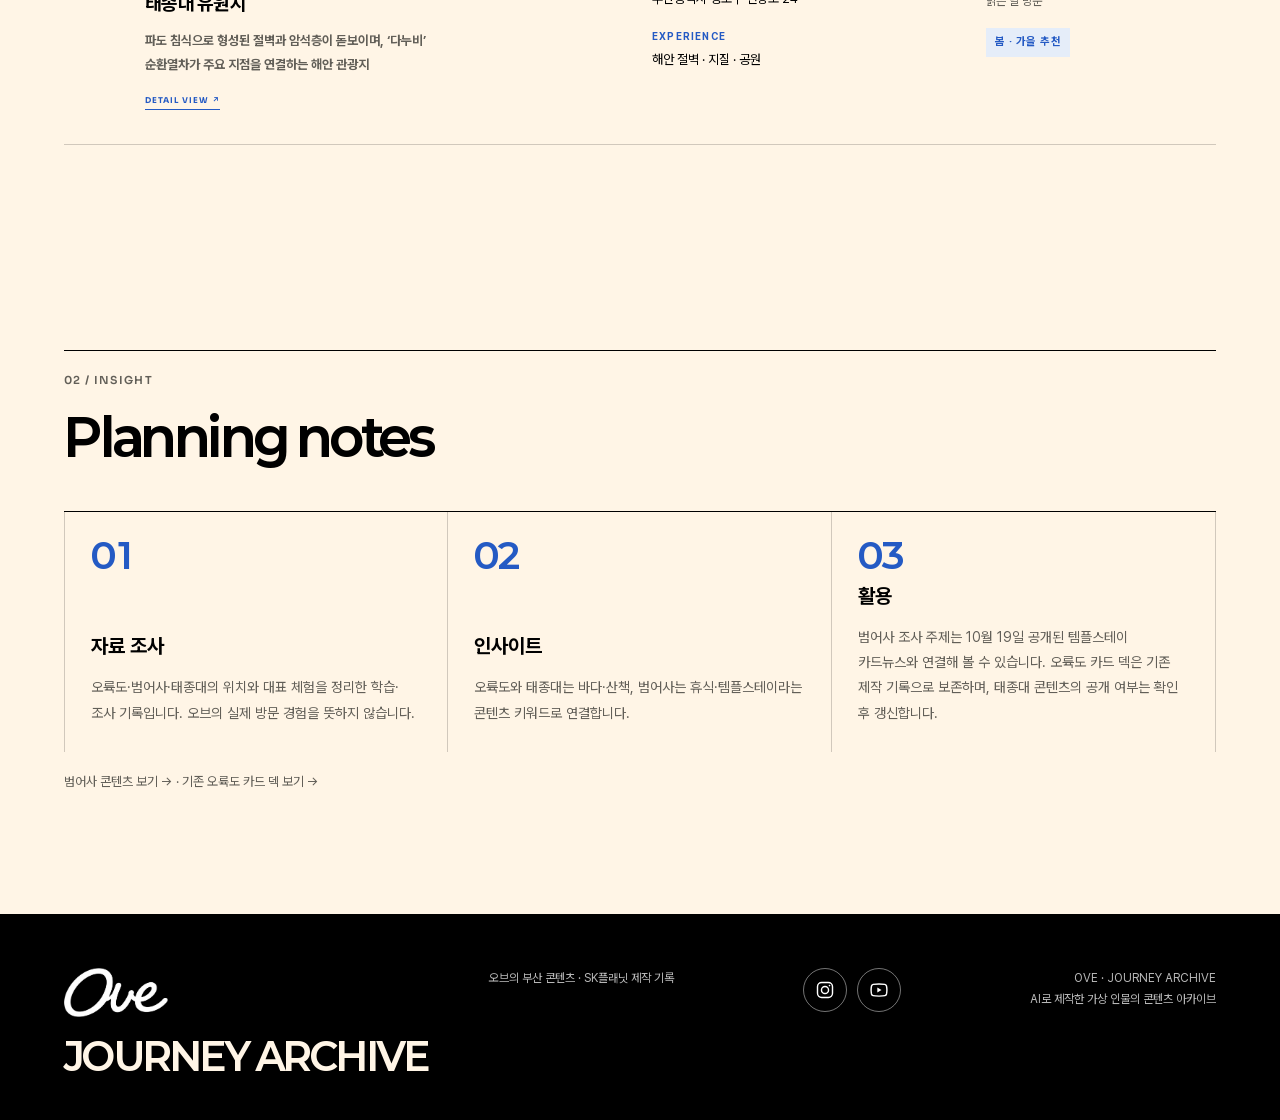
<file: report.html>
<!doctype html>
<html lang="ko"><head><meta charset="UTF-8"><meta name="viewport" content="width=device-width, initial-scale=1.0"><meta name="description" content="오브 콘텐츠 아카이브에 보존한 SK플래닛 활동 자료. 오륙도·범어사·태종대 조사와 콘텐츠 기획의 연결을 소개합니다."><title>OVE · 부산 관광 자원 조사 기록</title>
  <meta name="theme-color" content="#FFF5E6">
  <meta property="og:type" content="website">
  <meta property="og:locale" content="ko_KR">
  <meta property="og:site_name" content="Journey Archive">
  <meta property="og:title" content="OVE · 부산 관광 자원 조사 기록">
  <meta property="og:description" content="오브 콘텐츠 아카이브에 보존한 SK플래닛 활동 자료. 오륙도·범어사·태종대 조사와 콘텐츠 기획의 연결을 소개합니다.">
  <meta name="twitter:card" content="summary">
  <link rel="icon" href="assets/favicon.svg" type="image/svg+xml">
<link rel="stylesheet" href="css/reset.css?v=20261015-ove3">
  <link rel="stylesheet" href="css/fonts.css?v=20261015-ove3"><link rel="stylesheet" href="css/common.css?v=20261015-ove3"><link rel="stylesheet" href="css/layout.css?v=20261015-ove3"><link rel="stylesheet" href="css/pages.css?v=20261015-ove3"><link rel="stylesheet" href="css/report-modal.css?v=20261026-scroll1"><link rel="stylesheet" href="css/section-spacing.css?v=20261015-ove3"><script src="js/common.js" defer></script>  <link rel="stylesheet" href="css/chatbot.css?v=20261026-cards1">
  <script src="js/visitor-reviews.js?v=20261026-reviews1" defer></script>
  <script src="js/chatbot-schema.js?v=20261026-admin1" defer></script>
  <script src="js/chatbot.js?v=20261026-cards1" defer></script>
  <link rel="stylesheet" href="css/content-update.css?v=20261026-covers1">
</head>
<body data-page="report"><a class="skip-link" href="#main">본문 바로가기</a>
  <header class="site-header">
    <div class="header-inner">
      <a class="brand" href="index.html" aria-label="Journey Archive 홈"><img class="brand-logo" src="assets/images/brand/ove-mark-blue.svg" alt="오브 OVE" width="1150" height="550"><span>JOURNEY<br>ARCHIVE</span></a>
      <button class="menu-toggle" type="button" aria-expanded="false" aria-controls="primary-navigation"><span class="sr-only">메뉴 열기</span><span></span><span></span></button>
<nav id="primary-navigation" class="primary-nav" aria-label="주요 메뉴"><a class="is-active" aria-current="page" href="report.html">REPORT</a><a href="contents.html">CONTENTS</a><a href="sns.html">SNS</a><a href="final.html">FINAL PROJECT</a><a href="brand.html">BRAND</a><a href="service.html">SERVICE</a></nav>
    </div>
  </header>
  <main id="main"><section class="page-hero container reveal"><p class="eyebrow">RESEARCH & PLANNING</p><div class="page-title-row"><h1>Report</h1><p>지역의 고유한 관광 자원을 발견하고<br>콘텐츠 가능성을 탐색한 기록입니다.</p></div><div class="page-hero-line"><span>01</span><span>FIELD RESEARCH</span><span>2026</span></div></section>
    <section class="metric-band"><div class="container metric-grid"><article><span>Research Area</span><strong>01</strong><p>조사 지역 · 부산</p></article><article><span>Resources</span><strong>03</strong><p>관광 자원</p></article><article><span>Key Themes</span><strong>03</strong><p>핵심 테마</p></article><article class="keyword-cell"><span>Main Keywords</span><div class="keyword-list"><em>LOCAL</em><em>STORY</em><em>EXPERIENCE</em></div></article></div></section>
    <section class="content-section container reveal">
      <div class="section-heading"><div><p class="section-index">01 / RESOURCE LIST</p><h2>관광 자원 조사표</h2></div><p>부산에서 경험할 수 있는 자연과 수행 문화.<br>세 가지 관광 자원의 매력을 정리했습니다.</p></div>
      <div class="table-wrap">
        <table class="resource-table">
          <thead><tr><th>NO.</th><th>선정 관광 자원</th><th>대표 유형</th><th>지역 · 대표 체험</th><th>추천 방문 시기</th></tr></thead>
          <tbody>
            <tr class="resource-row" data-resource="oryukdo" tabindex="0" role="button" aria-haspopup="dialog" aria-label="오륙도 상세 보기">
              <td class="resource-number">01</td>
              <td class="resource-main" data-label="선정 관광 자원"><p class="resource-kicker">COASTAL LANDMARK</p><h3>오륙도</h3><p class="resource-intro">부산 남구 앞바다에 자리한 여섯 개의 바위섬으로, 바라보는 방향에 따라 다섯 개 또는 여섯 개로 보이는 부산의 대표 해안 명소</p><span class="resource-action">DETAIL VIEW ↗</span></td>
              <td class="resource-type" data-label="대표 유형"><span class="tag">자연 관광</span></td>
              <td class="resource-details" data-label="지역 · 대표 체험"><dl><div><dt>LOCATION</dt><dd>부산광역시 남구 오륙도로 137</dd></div><div><dt>EXPERIENCE</dt><dd>스카이 워크</dd></div></dl></td>
              <td class="resource-visit" data-label="추천 방문 시기"><strong>09:00—18:00</strong><span>17:50 입장 마감</span><em>맑은 날 추천</em></td>
            </tr>
            <tr class="resource-row" data-resource="beomeosa" tabindex="0" role="button" aria-haspopup="dialog" aria-label="범어사 템플 스테이 상세 보기">
              <td class="resource-number">02</td>
              <td class="resource-main" data-label="선정 관광 자원"><p class="resource-kicker">TEMPLE EXPERIENCE</p><h3>범어사 템플 스테이</h3><p class="resource-intro">천년고찰 범어사의 수행문화와 자연 속에서 체험형·휴식형·당일형 프로그램에 참여하는 체류형 관광자원</p><span class="resource-action">DETAIL VIEW ↗</span></td>
              <td class="resource-type" data-label="대표 유형"><span class="tag">체험형 관광</span></td>
              <td class="resource-details" data-label="지역 · 대표 체험"><dl><div><dt>LOCATION</dt><dd>부산광역시 금정구 상마1길 20<br>범어사 선문화교육관</dd></div><div><dt>EXPERIENCE</dt><dd>사찰 · 체류 · 명상</dd></div></dl></td>
              <td class="resource-visit" data-label="추천 방문 시기"><strong>프로그램 일정 기준</strong><span>사전 일정 확인</span><em>봄 · 가을 추천</em></td>
            </tr>
            <tr class="resource-row" data-resource="taejongdae" tabindex="0" role="button" aria-haspopup="dialog" aria-label="태종대 유원지 상세 보기">
              <td class="resource-number">03</td>
              <td class="resource-main" data-label="선정 관광 자원"><p class="resource-kicker">COASTAL GEO-PARK</p><h3>태종대 유원지</h3><p class="resource-intro">파도 침식으로 형성된 절벽과 암석층이 돋보이며, ‘다누비’ 순환열차가 주요 지점을 연결하는 해안 관광지</p><span class="resource-action">DETAIL VIEW ↗</span></td>
              <td class="resource-type" data-label="대표 유형"><span class="tag">자연 관광 자원</span></td>
              <td class="resource-details" data-label="지역 · 대표 체험"><dl><div><dt>LOCATION</dt><dd>부산광역시 영도구 전망로 24</dd></div><div><dt>EXPERIENCE</dt><dd>해안 절벽 · 지질 · 공원</dd></div></dl></td>
              <td class="resource-visit" data-label="추천 방문 시기"><strong>오전—해질녘</strong><span>맑은 날 방문</span><em>봄 · 가을 추천</em></td>
            </tr>
          </tbody>
        </table>
      </div>
    </section>
    <section class="content-section container reveal"><div class="section-heading"><div><p class="section-index">02 / INSIGHT</p><h2>Planning notes</h2></div></div><div class="note-grid"><article><span>01</span><h3>자료 조사</h3><p>오륙도·범어사·태종대의 위치와 대표 체험을 정리한 학습·조사 기록입니다. 오브의 실제 방문 경험을 뜻하지 않습니다.</p></article><article><span>02</span><h3>인사이트</h3><p>오륙도와 태종대는 바다·산책, 범어사는 휴식·템플스테이라는 콘텐츠 키워드로 연결합니다.</p></article><article><span>03</span><h3>활용</h3><p>범어사 조사 주제는 10월 19일 공개된 템플스테이 카드뉴스와 연결해 볼 수 있습니다. 오륙도 카드 덱은 기존 제작 기록으로 보존하며, 태종대 콘텐츠의 공개 여부는 확인 후 갱신합니다.</p></article></div><p class="content-note"><a href="contents.html#beomeosa">범어사 콘텐츠 보기 →</a> · <a href="oryukdo-cardnews/index.html">기존 오륙도 카드 덱 보기 →</a></p></section>
  </main><footer class="site-footer"><div class="container footer-grid"><a class="footer-title" href="index.html"><img class="footer-logo" src="assets/images/brand/ove-mark-white.svg" alt="오브 OVE" width="1150" height="550">JOURNEY ARCHIVE</a><p>오브의 부산 콘텐츠 · SK플래닛 제작 기록</p><nav class="footer-social" aria-label="소셜 미디어"><a href="https://www.instagram.com/hello.iamove/" target="_blank" rel="noopener noreferrer" aria-label="인스타그램 새 창에서 열기"><svg viewBox="0 0 24 24" aria-hidden="true"><rect x="3" y="3" width="18" height="18" rx="5"></rect><circle cx="12" cy="12" r="4.25"></circle><circle class="social-dot" cx="17.4" cy="6.7" r="1"></circle></svg></a><a href="https://www.youtube.com/channel/UC8eGlGJe2-aL2vwoHGrQ_UA" target="_blank" rel="noopener noreferrer" aria-label="유튜브 새 창에서 열기"><svg viewBox="0 0 24 24" aria-hidden="true"><path d="M21 7.2a2.8 2.8 0 0 0-2-2C17.2 4.7 12 4.7 12 4.7s-5.2 0-7 .5a2.8 2.8 0 0 0-2 2A29 29 0 0 0 2.5 12 29 29 0 0 0 3 16.8a2.8 2.8 0 0 0 2 2c1.8.5 7 .5 7 .5s5.2 0 7-.5a2.8 2.8 0 0 0 2-2 29 29 0 0 0 .5-4.8 29 29 0 0 0-.5-4.8Z"></path><path class="social-play" d="m10 9 5 3-5 3Z"></path></svg></a></nav><p class="footer-meta">OVE · JOURNEY ARCHIVE<br>AI로 제작한 가상 인물의 콘텐츠 아카이브</p></div></footer>

  <div class="resource-modal" id="resource-modal" hidden>
    <button class="modal-backdrop" tabindex="-1" type="button" data-modal-close aria-label="팝업 닫기"></button>
    <article class="modal-dialog" role="dialog" aria-modal="true" aria-labelledby="modal-title">
      <button class="modal-close" type="button" data-modal-close aria-label="상세 팝업 닫기"><span></span><span></span></button>
      <aside class="modal-sidebar">
        <p class="modal-sidebar-title"><span>관</span> 관광 자원 조사표</p>
        <figure class="modal-side-figure">
          <div class="modal-side-image" data-modal-image="hero"><span data-modal-visual-label></span></div>
          <figcaption>자원 전경사진</figcaption>
        </figure>
        <article class="modal-side-card">
          <h2 id="modal-title" data-modal-title></h2>
          <span class="modal-side-type" data-modal-type></span>
          <dl><div><dt>위치</dt><dd data-modal-location></dd></div><div><dt>방문 시간</dt><dd data-modal-visit></dd></div></dl>
        </article>
      </aside>
      <div class="modal-panel">
        <nav class="modal-category" aria-label="상세 콘텐츠 카테고리">
          <button class="is-active" type="button" data-modal-target="modal-home"><span data-modal-home-label>자연 관광</span></button>
          <button type="button" data-modal-target="modal-program"><span>체험 프로그램</span></button>
          <button type="button" data-modal-target="modal-review"><span>방문자 후기</span></button>
          <button type="button" data-modal-target="modal-parking"><span>근처 주차장</span></button>
        </nav>
        <div class="modal-content" data-modal-scroll tabindex="0" role="region" aria-label="관광 자원 상세 내용">
          <section class="modal-section modal-home is-active" id="modal-home">
            <div class="modal-date"><span>기존 조사 기록일</span><strong>2026년 08월 27일</strong></div>
            <div class="modal-overview"><span>자원적 특성 및 유래 개요</span><p class="modal-description" data-modal-description></p></div>
            <div class="modal-tags" data-modal-tags></div>
          </section>
          <section class="modal-section modal-program" id="modal-program">
            <div class="modal-section-title"><p>02 / EXPERIENCE</p><h3>체험 프로그램</h3><span>이곳에서만 만날 수 있는 세 가지 장면</span></div>
            <div class="program-grid" data-modal-programs></div>
          </section>
          <section class="modal-section modal-parking" id="modal-parking">
            <div class="modal-section-title"><p>04 / NEARBY PARKING</p><h3>근처 주차장</h3><span>관광지 소재 구 내 반경 3km · 직선거리순</span></div>
            <p class="content-note">한국교통안전공단 제공 시설 정보입니다. 총 주차면 수는 현재 빈자리 수가 아닙니다. 아파트·학교 등 부설주차장은 외부 차량 이용이 제한될 수 있습니다. 실제 이용 가능 여부와 운영 시간·요금은 방문 전 확인해 주세요.</p>
            <p id="parking-status" role="status" aria-live="polite">근처 주차장을 확인해 보세요.</p>
            <div id="parking-list" class="parking-list"></div>
            <button id="parking-retry" type="button">주차장 불러오기</button>
          </section>
          <section class="modal-section modal-review" id="modal-review">
            <div class="modal-section-title"><p>03 / VISITOR NOTE</p><h3>방문자 후기</h3><span>기존 자료 · 후기 출처 확인 필요</span></div>
            <div class="visitor-notes"><h4>방문자가 남긴 이야기</h4><div id="visitor-review-list" class="review-list" aria-live="polite"></div><button id="more-visitor-reviews" type="button" hidden>후기 더 보기</button><button id="retry-visitor-reviews" type="button" hidden>다시 불러오기</button></div>
            <h4 class="research-review-heading">기존 조사 자료의 후기</h4><p class="content-note">아래 문구는 기존 조사 자료의 후기입니다. 작성자·원문 출처와 실제 방문 여부는 확인 전이며, 오브의 경험이나 검증된 후기로 인용하지 않습니다.</p><div class="review-list" data-modal-reviews></div>
            <div class="visitor-notes"><h4>이 장소, 어떻게 느끼셨나요?</h4><p class="content-note">직접 방문한 소감을 남겨 주세요. 닉네임과 후기는 관리자 확인 후 공개됩니다. 실명·연락처 등 개인정보는 적지 마세요.</p>
            <form id="visitor-review-form"><label>닉네임 (선택)<input name="nickname" maxlength="20" placeholder="미입력 시 방문자" autocomplete="off"></label><label>방문 소감<textarea name="message" minlength="10" maxlength="600" rows="4" required placeholder="방문한 장소에 대한 소감을 10~600자로 적어 주세요."></textarea></label><label class="review-consent"><input name="consent" type="checkbox" required>닉네임과 후기의 공개에 동의합니다.</label><button type="submit" disabled>후기 등록</button><p id="review-submit-status" role="status">후기 연결 상태를 확인하고 있습니다.</p></form></div>
          </section>
        </div>
      </div>
    </article>
  </div>
  <script src="js/report.js?v=20261026-scroll1"></script>
  <script src="js/parking.js?v=20261029-district2"></script>
</body></html>
</file>
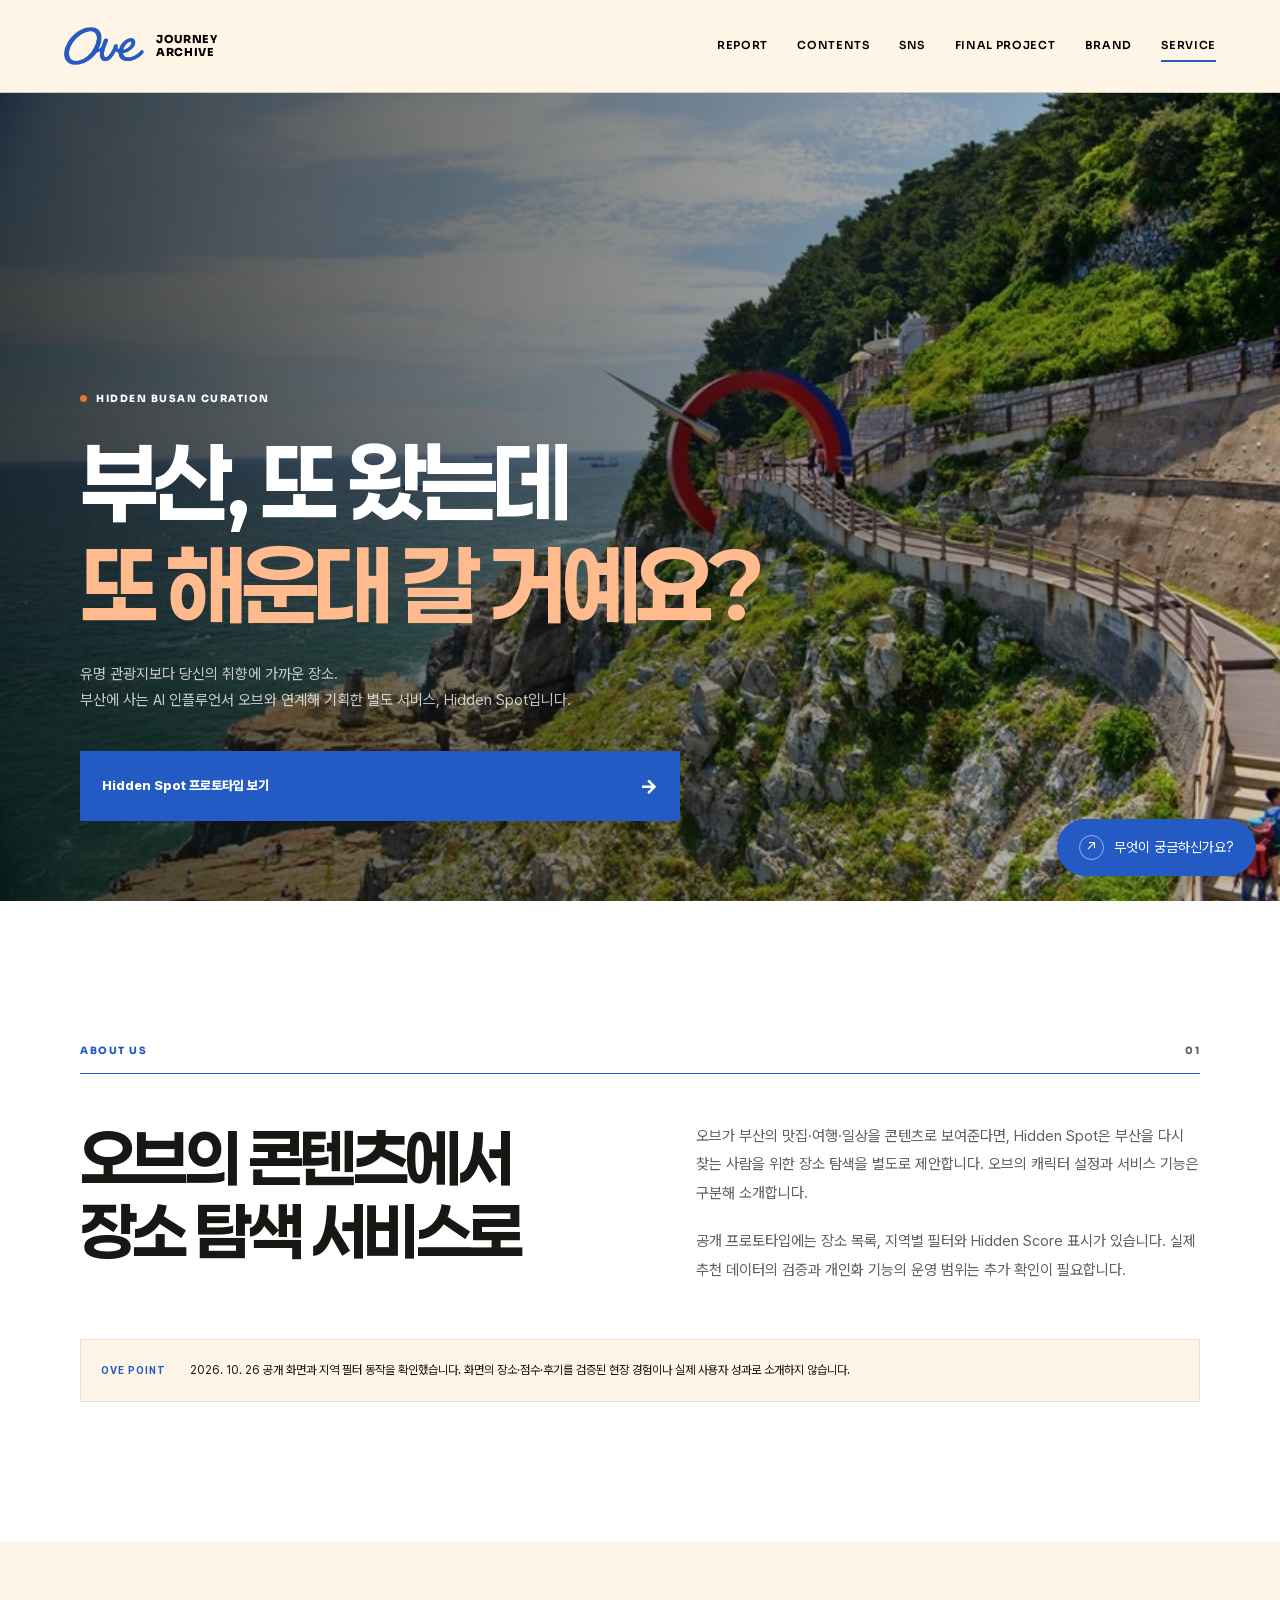
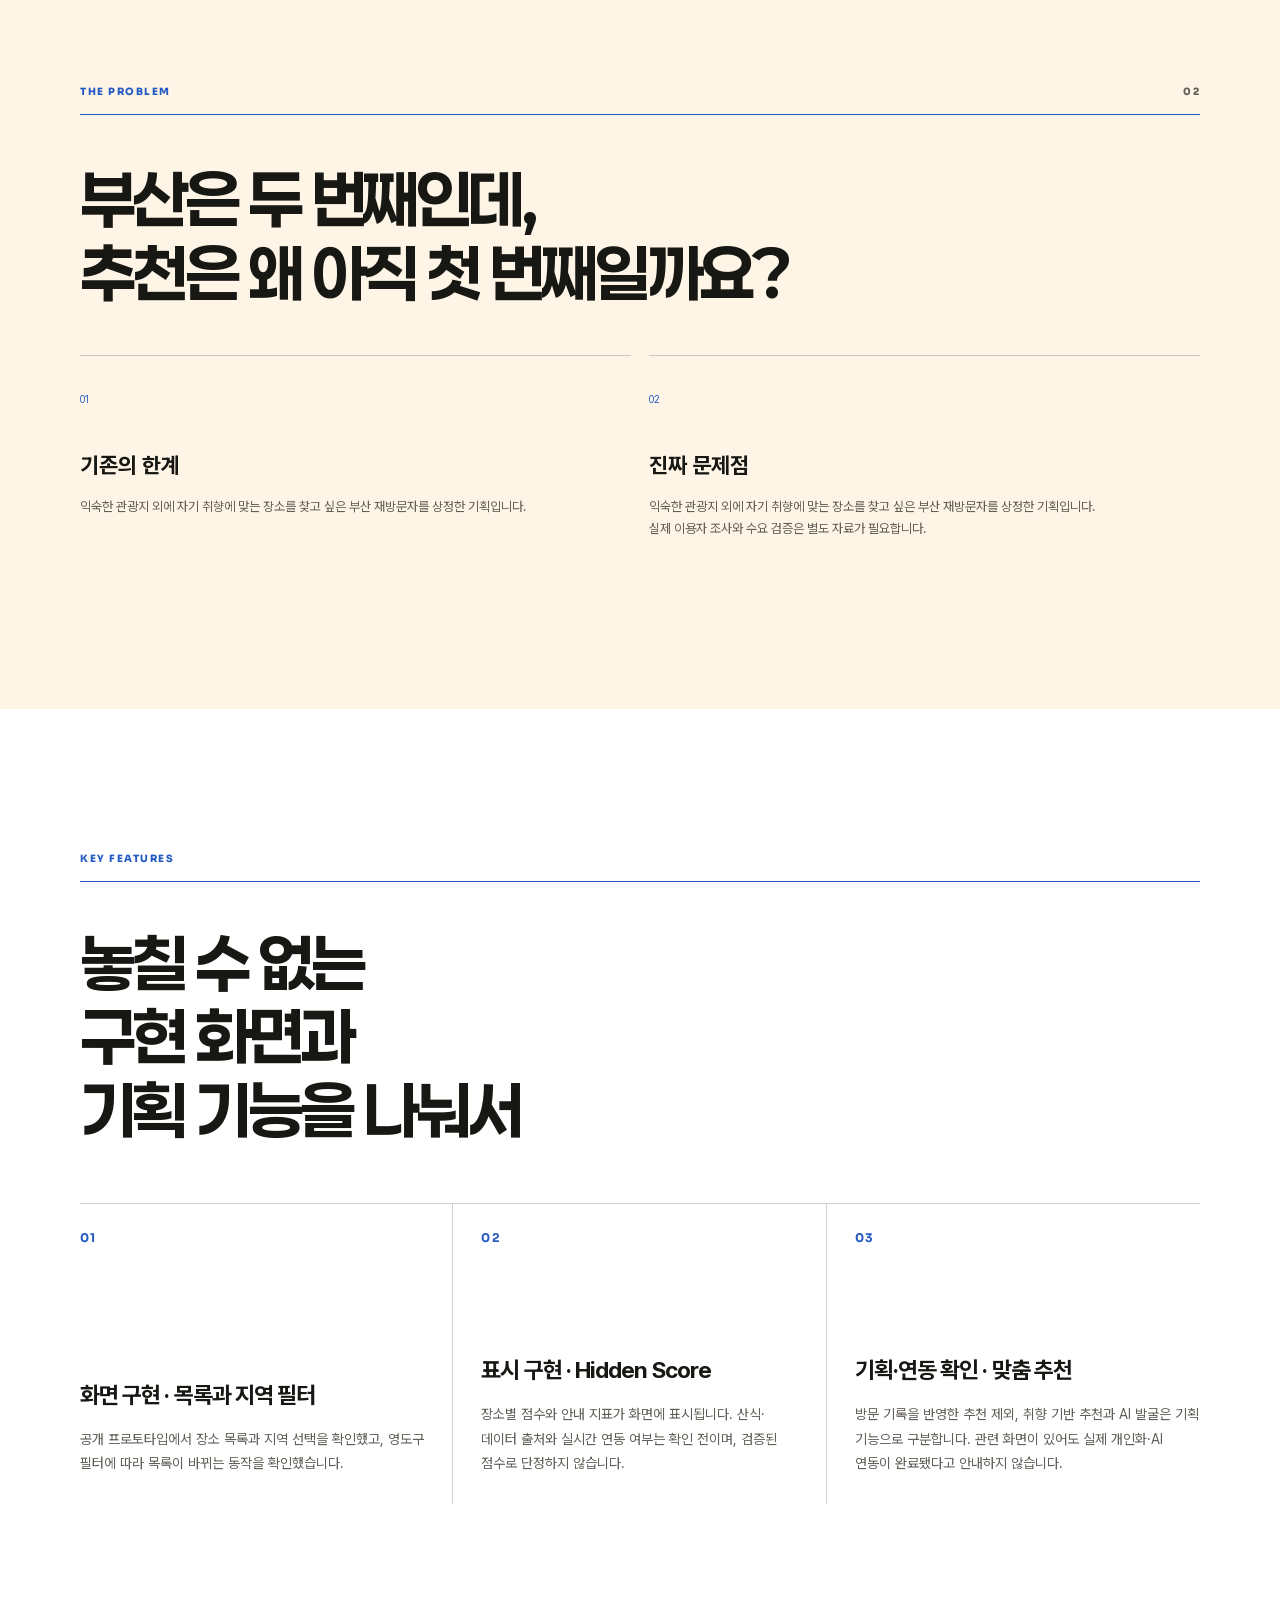
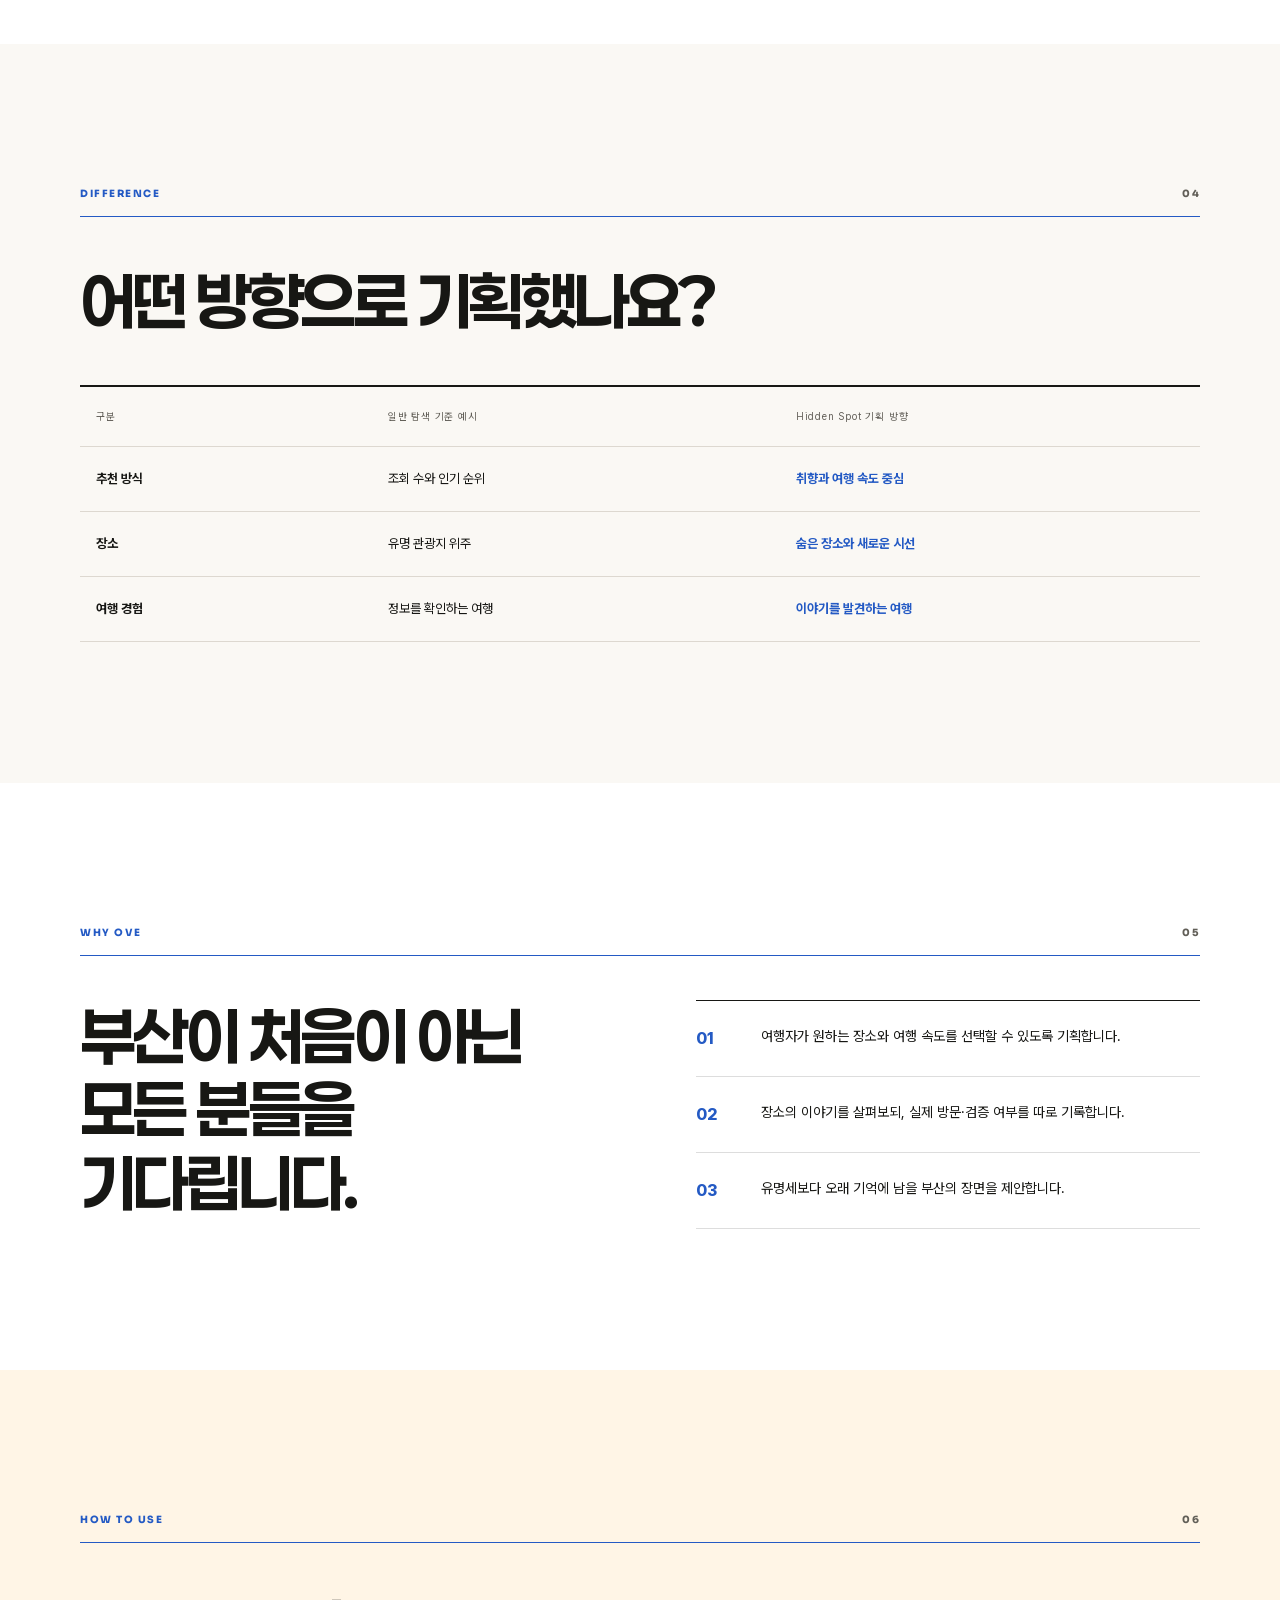
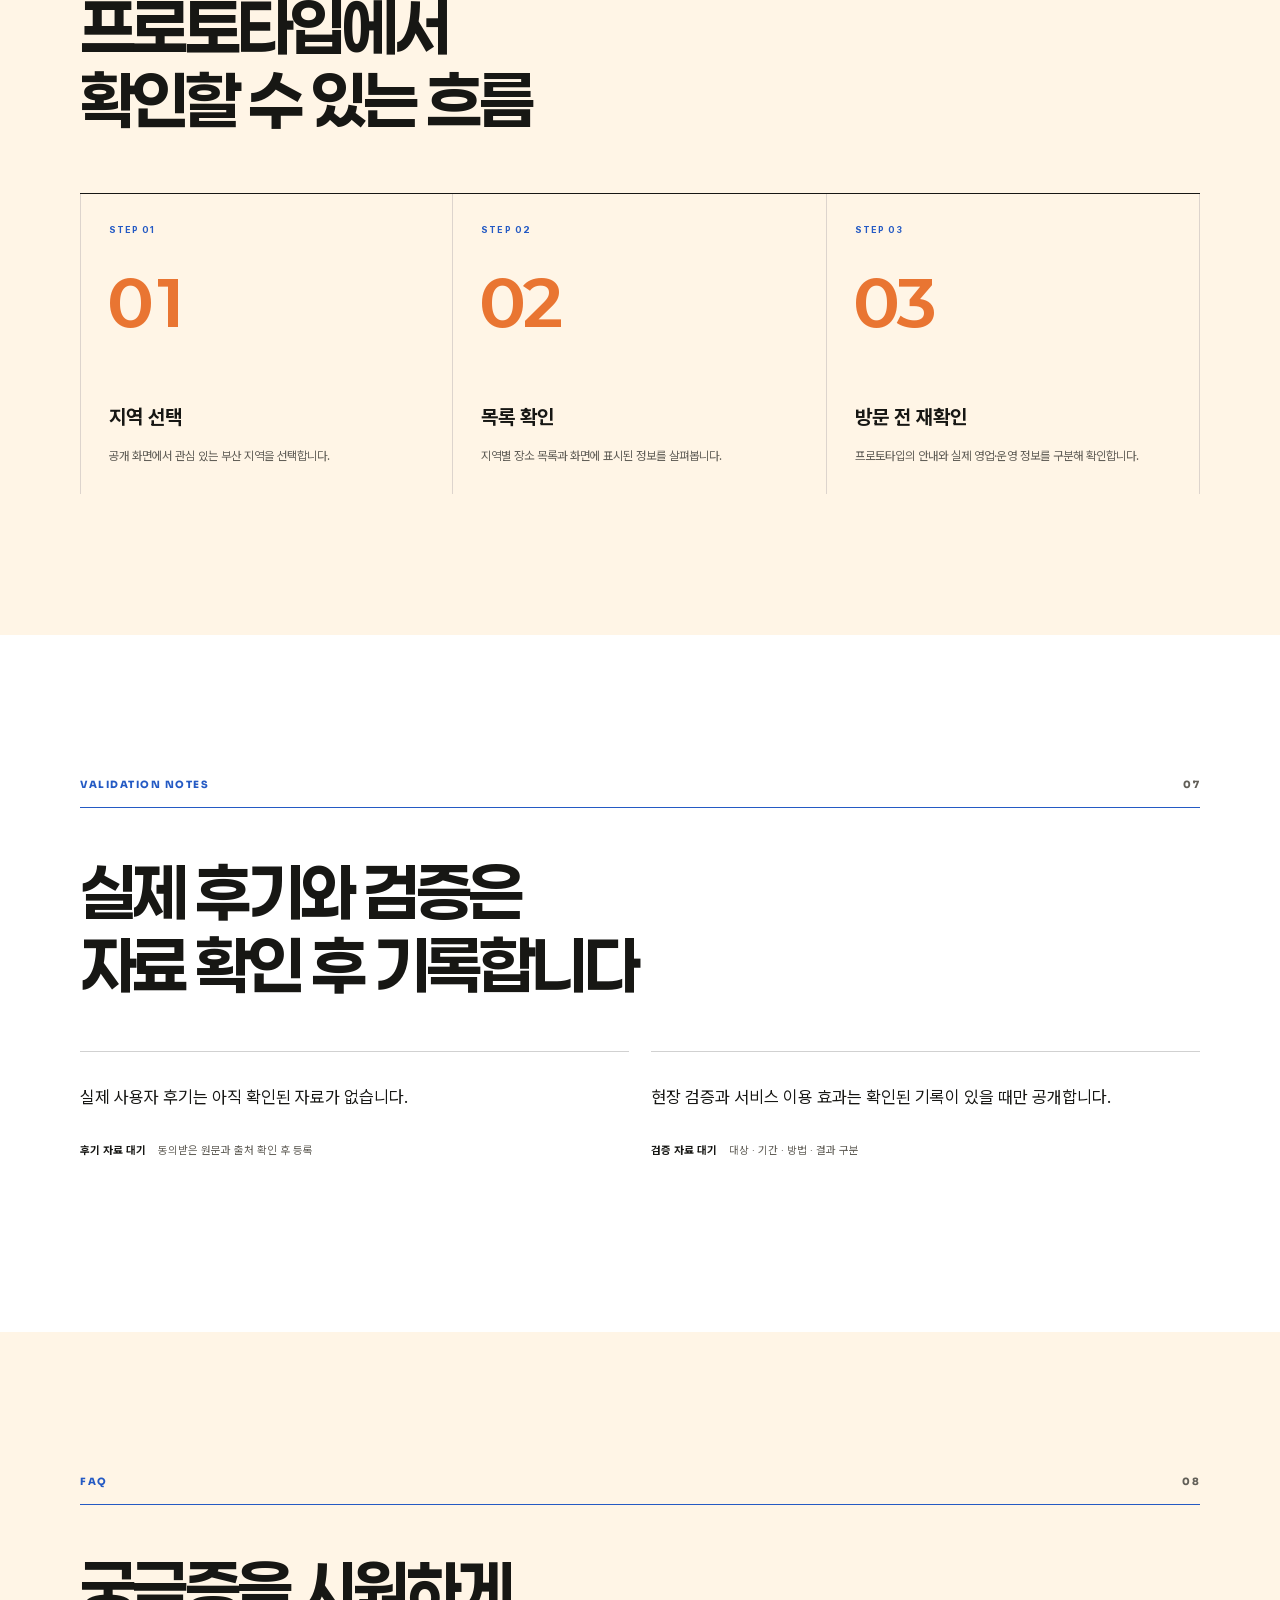
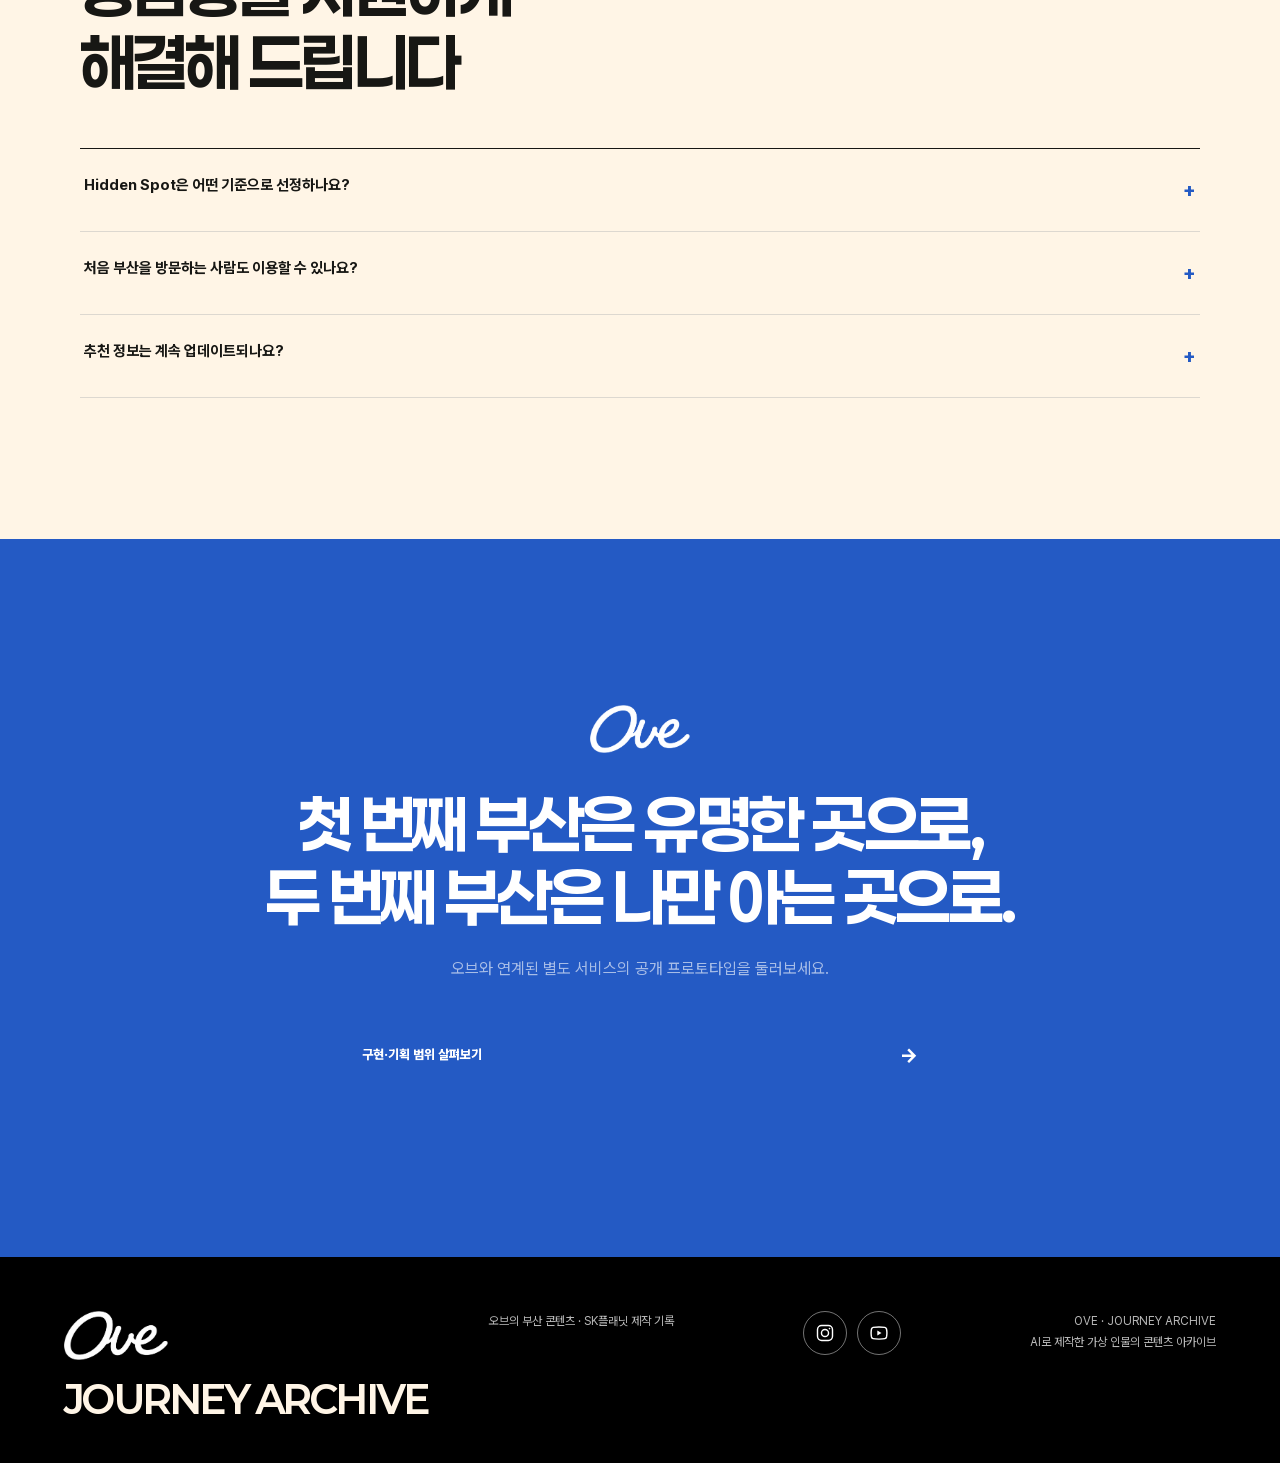
<file: service.html>
<!doctype html>
<html lang="ko">
<head>
  <meta charset="UTF-8">
  <meta name="viewport" content="width=device-width, initial-scale=1.0">
  <meta name="description" content="부산의 AI 인플루언서 오브와 연계된 별도 장소 탐색 서비스 Hidden Spot. 공개 프로토타입과 기획 기능을 구분해 소개합니다.">
  <title>OVE · Hidden Spot 별도 서비스 소개</title>
  <meta name="theme-color" content="#FFF5E6">
  <meta property="og:type" content="website">
  <meta property="og:locale" content="ko_KR">
  <meta property="og:site_name" content="Journey Archive">
  <meta property="og:title" content="OVE · Hidden Spot 별도 서비스 소개">
  <meta property="og:description" content="부산의 AI 인플루언서 오브와 연계된 별도 장소 탐색 서비스 Hidden Spot. 공개 프로토타입과 기획 기능을 구분해 소개합니다.">
  <meta name="twitter:card" content="summary">
  <link rel="icon" href="assets/favicon.svg" type="image/svg+xml">

  <link rel="stylesheet" href="css/reset.css?v=20261015-ove3">
  <link rel="stylesheet" href="css/fonts.css?v=20261015-ove3">
  <link rel="stylesheet" href="css/common.css?v=20261015-ove3">
  <link rel="stylesheet" href="css/layout.css?v=20261015-ove3">
  <link rel="stylesheet" href="css/service.css?v=20261015-ove3">
  <link rel="stylesheet" href="css/section-spacing.css?v=20261015-ove3">
  <script src="js/common.js" defer></script>
  <link rel="stylesheet" href="css/chatbot.css?v=20261026-cards1">
  <script src="js/chatbot-schema.js?v=20261026-admin1" defer></script>
  <script src="js/chatbot.js?v=20261026-cards1" defer></script>
  <link rel="stylesheet" href="css/content-update.css?v=20261026-covers1">
</head>
<body data-page="service">
  <a class="skip-link" href="#main">본문 바로가기</a>
  <header class="site-header">
    <div class="header-inner">
      <a class="brand" href="index.html" aria-label="Journey Archive 홈"><img class="brand-logo" src="assets/images/brand/ove-mark-blue.svg" alt="오브 OVE" width="1150" height="550"><span>JOURNEY<br>ARCHIVE</span></a>
      <button class="menu-toggle" type="button" aria-expanded="false" aria-controls="primary-navigation"><span class="sr-only">메뉴 열기</span><span></span><span></span></button>
<nav id="primary-navigation" class="primary-nav" aria-label="주요 메뉴"><a href="report.html">REPORT</a><a href="contents.html">CONTENTS</a><a href="sns.html">SNS</a><a href="final.html">FINAL PROJECT</a><a href="brand.html">BRAND</a><a class="is-active" aria-current="page" href="service.html">SERVICE</a></nav>
    </div>
  </header>

  <main id="main" class="service-page">
    <section class="service-hero">
      <div class="service-hero-image" aria-hidden="true"></div>
      <div class="service-hero-inner container reveal">
        <p class="service-kicker"><span></span> HIDDEN BUSAN CURATION</p>
        <h1>부산, 또 왔는데<br><em>또 해운대 갈 거예요?</em></h1>
        <p>유명 관광지보다 당신의 취향에 가까운 장소.<br>부산에 사는 AI 인플루언서 오브와 연계해 기획한 별도 서비스, Hidden Spot입니다.</p>
        <a class="service-cta service-cta--desktop" href="https://hiddenspot.vercel.app/" aria-label="Hidden Spot 공개 프로토타입으로 이동">Hidden Spot 프로토타입 보기 <span>→</span></a>
        <a class="service-cta service-cta--mobile" href="https://hiddenspot.vercel.app/" aria-label="Hidden Spot 공개 프로토타입으로 이동">Hidden Spot 프로토타입 보기 <span>→</span></a>
      </div>
    </section>

    <section class="service-intro container reveal">
      <div class="service-section-label">ABOUT US <span>01</span></div>
      <div class="service-intro-grid">
        <h2>오브의 콘텐츠에서<br>장소 탐색 서비스로</h2>
        <div><p>오브가 부산의 맛집·여행·일상을 콘텐츠로 보여준다면, Hidden Spot은 부산을 다시 찾는 사람을 위한 장소 탐색을 별도로 제안합니다. 오브의 캐릭터 설정과 서비스 기능은 구분해 소개합니다.</p><p>공개 프로토타입에는 장소 목록, 지역별 필터와 Hidden Score 표시가 있습니다. 실제 추천 데이터의 검증과 개인화 기능의 운영 범위는 추가 확인이 필요합니다.</p></div>
      </div>
      <aside class="service-note"><b>OVE POINT</b><p>2026. 10. 26 공개 화면과 지역 필터 동작을 확인했습니다. 화면의 장소·점수·후기를 검증된 현장 경험이나 실제 사용자 성과로 소개하지 않습니다.</p></aside>
    </section>

    <section class="problem-section">
      <div class="container reveal">
        <div class="service-section-label">THE PROBLEM <span>02</span></div>
        <h2>부산은 두 번째인데,<br>추천은 왜 아직 첫 번째일까요?</h2>
        <div class="problem-grid"><article><span>01</span><h3>기존의 한계</h3><p>익숙한 관광지 외에 자기 취향에 맞는 장소를 찾고 싶은 부산 재방문자를 상정한 기획입니다.</p></article><article><span>02</span><h3>진짜 문제점</h3><p>익숙한 관광지 외에 자기 취향에 맞는 장소를 찾고 싶은 부산 재방문자를 상정한 기획입니다.<br>실제 이용자 조사와 수요 검증은 별도 자료가 필요합니다.</p></article></div>
      </div>
    </section>

    <section class="recommend-section container reveal" id="recommendation">
      <div class="service-section-label">KEY FEATURES</div>
      <div class="recommend-heading"><h2>놓칠 수 없는<br>구현 화면과<br>기획 기능을 나눠서</h2></div>
      <div class="feature-list">
        <article class="feature-card"><span>01</span><h3>화면 구현 · 목록과 지역 필터</h3><p>공개 프로토타입에서 장소 목록과 지역 선택을 확인했고, 영도구 필터에 따라 목록이 바뀌는 동작을 확인했습니다.</p></article>
        <article class="feature-card"><span>02</span><h3>표시 구현 · Hidden Score</h3><p>장소별 점수와 안내 지표가 화면에 표시됩니다. 산식·데이터 출처와 실시간 연동 여부는 확인 전이며, 검증된 점수로 단정하지 않습니다.</p></article>
        <article class="feature-card"><span>03</span><h3>기획·연동 확인 · 맞춤 추천</h3><p>방문 기록을 반영한 추천 제외, 취향 기반 추천과 AI 발굴은 기획 기능으로 구분합니다. 관련 화면이 있어도 실제 개인화·AI 연동이 완료됐다고 안내하지 않습니다.</p></article>
      </div>
    </section>

    <section class="difference-section">
      <div class="container reveal">
        <div class="service-section-label">DIFFERENCE <span>04</span></div>
        <h2>어떤 방향으로 기획했나요?</h2>
        <div class="comparison"><div class="comparison-head"><span>구분</span><span>일반 탐색 기준 예시</span><span>Hidden Spot 기획 방향</span></div><div><b>추천 방식</b><span>조회 수와 인기 순위</span><strong>취향과 여행 속도 중심</strong></div><div><b>장소</b><span>유명 관광지 위주</span><strong>숨은 장소와 새로운 시선</strong></div><div><b>여행 경험</b><span>정보를 확인하는 여행</span><strong>이야기를 발견하는 여행</strong></div></div>
      </div>
    </section>

    <section class="value-section container reveal">
      <div class="service-section-label">WHY OVE <span>05</span></div>
      <div class="value-grid"><div><h2>부산이 처음이 아닌<br>모든 분들을 기다립니다.</h2></div><ol><li><span>01</span><p>여행자가 원하는 장소와 여행 속도를 선택할 수 있도록 기획합니다.</p></li><li><span>02</span><p>장소의 이야기를 살펴보되, 실제 방문·검증 여부를 따로 기록합니다.</p></li><li><span>03</span><p>유명세보다 오래 기억에 남을 부산의 장면을 제안합니다.</p></li></ol></div>
    </section>

    <section class="steps-section">
      <div class="container reveal"><div class="service-section-label">HOW TO USE <span>06</span></div><h2>프로토타입에서<br>확인할 수 있는 흐름</h2><ol class="steps-grid"><li><b>STEP 01</b><span>01</span><h3>지역 선택</h3><p>공개 화면에서 관심 있는 부산 지역을 선택합니다.</p></li><li><b>STEP 02</b><span>02</span><h3>목록 확인</h3><p>지역별 장소 목록과 화면에 표시된 정보를 살펴봅니다.</p></li><li><b>STEP 03</b><span>03</span><h3>방문 전 재확인</h3><p>프로토타입의 안내와 실제 영업·운영 정보를 구분해 확인합니다.</p></li></ol></div>
    </section>

    <section class="review-section container reveal">
      <div class="service-section-label">VALIDATION NOTES <span>07</span></div>
      <h2>실제 후기와 검증은<br>자료 확인 후 기록합니다</h2>
      <div class="service-reviews"><blockquote><p>실제 사용자 후기는 아직 확인된 자료가 없습니다.</p><footer><b>후기 자료 대기</b><span>동의받은 원문과 출처 확인 후 등록</span></footer></blockquote><blockquote><p>현장 검증과 서비스 이용 효과는 확인된 기록이 있을 때만 공개합니다.</p><footer><b>검증 자료 대기</b><span>대상 · 기간 · 방법 · 결과 구분</span></footer></blockquote></div>
    </section>

    <section class="faq-section">
      <div class="container reveal"><div class="service-section-label">FAQ <span>08</span></div><h2>궁금증을 시원하게<br>해결해 드립니다</h2><div class="faq-list"><details><summary>Hidden Spot은 어떤 기준으로 선정하나요?<span>+</span></summary><p>장소의 고유성과 지역·취향을 중심으로 탐색하도록 기획했습니다. 현재 프로토타입의 장소 목록과 점수는 데이터 출처·검증 범위를 추가 확인해야 합니다.</p></details><details><summary>처음 부산을 방문하는 사람도 이용할 수 있나요?<span>+</span></summary><p>부산 재방문자를 우선 대상으로 기획했으며 공개 프로토타입은 첫 방문자도 둘러볼 수 있습니다. 맞춤 추천의 실제 연동 범위는 확인 중입니다.</p></details><details><summary>추천 정보는 계속 업데이트되나요?<span>+</span></summary><p>프로토타입이 실시간 정보를 보장하는 것은 아닙니다. 운영 시간과 출입 여부 등은 방문 전 해당 장소의 공식 안내를 확인해 주세요.</p></details></div></div>
    </section>

    <section class="service-bottom-cta"><div class="container reveal"><img src="assets/images/brand/ove-mark-white.svg" alt="OVE" width="1150" height="550" loading="lazy" decoding="async"><h2>첫 번째 부산은 유명한 곳으로,<br>두 번째 부산은 나만 아는 곳으로.</h2><p>오브와 연계된 별도 서비스의 공개 프로토타입을 둘러보세요.</p><a class="service-cta" href="#recommendation">구현·기획 범위 살펴보기 <span>→</span></a></div></section>
  </main>

  <footer class="site-footer"><div class="container footer-grid"><a class="footer-title" href="index.html"><img class="footer-logo" src="assets/images/brand/ove-mark-white.svg" alt="오브 OVE" width="1150" height="550">JOURNEY ARCHIVE</a><p>오브의 부산 콘텐츠 · SK플래닛 제작 기록</p><nav class="footer-social" aria-label="소셜 미디어"><a href="https://www.instagram.com/hello.iamove/" target="_blank" rel="noopener noreferrer" aria-label="인스타그램 새 창에서 열기"><svg viewBox="0 0 24 24" aria-hidden="true"><rect x="3" y="3" width="18" height="18" rx="5"></rect><circle cx="12" cy="12" r="4.25"></circle><circle class="social-dot" cx="17.4" cy="6.7" r="1"></circle></svg></a><a href="https://www.youtube.com/channel/UC8eGlGJe2-aL2vwoHGrQ_UA" target="_blank" rel="noopener noreferrer" aria-label="유튜브 새 창에서 열기"><svg viewBox="0 0 24 24" aria-hidden="true"><path d="M21 7.2a2.8 2.8 0 0 0-2-2C17.2 4.7 12 4.7 12 4.7s-5.2 0-7 .5a2.8 2.8 0 0 0-2 2A29 29 0 0 0 2.5 12 29 29 0 0 0 3 16.8a2.8 2.8 0 0 0 2 2c1.8.5 7 .5 7 .5s5.2 0 7-.5a2.8 2.8 0 0 0 2-2 29 29 0 0 0 .5-4.8 29 29 0 0 0-.5-4.8Z"></path><path class="social-play" d="m10 9 5 3-5 3Z"></path></svg></a></nav><p class="footer-meta">OVE · JOURNEY ARCHIVE<br>AI로 제작한 가상 인물의 콘텐츠 아카이브</p></div></footer>
</body>
</html>
</file>
<file: css/fonts.css>
@font-face{font-family:"Paperlogy";src:url("../assets/fonts/Paperlogy-Bold.woff2") format("woff2");font-style:normal;font-weight:700;font-display:swap}
@font-face{font-family:"Paperlogy";src:url("../assets/fonts/Paperlogy-ExtraBold.woff2") format("woff2");font-style:normal;font-weight:800;font-display:swap}
@font-face{font-family:"Pretendard";src:url("../assets/fonts/PretendardVariable.woff2") format("woff2");font-style:normal;font-weight:100 900;font-display:swap}
@font-face{font-family:"Sora";src:url("../assets/fonts/Sora-Variable.ttf") format("truetype");font-style:normal;font-weight:100 800;font-display:swap}
</file>
<file: css/common.css>
/* Shared OVE foundations. Keep brand fills separate from accessible text accents. */
:root {
  --paper: #FFF5E6;
  --ink: #000;
  --white: #fff;
  --muted: #625f58;
  --line: rgba(0, 0, 0, .18);
  --ove-main-blue: #245AC4;
  --ove-orange: #E97532;
  --ove-cream: #FFF5E6;
  --ove-peach: #FFBB8E;
  --ove-sub-blue: #E5EDF9;
  --accent-text: var(--ove-main-blue);
  /* Compatibility aliases used by existing page components. */
  --blue: var(--ove-main-blue);
  --blue-dark: var(--accent-text);
  --coral: var(--ove-orange);
  --sand: var(--ove-peach);
  --max: 1380px;
  --pad: clamp(20px, 5vw, 72px);
  --font-display: "Paperlogy", "Pretendard", sans-serif;
  --font-sans: "Pretendard", Arial, sans-serif;
  --font-serif: var(--font-display);
  --font-latin: "Sora", "Pretendard", sans-serif;
}
html { scroll-padding-top: 24px; }
body { background: var(--paper); color: var(--ink); font: 400 16px/1.7 var(--font-sans); }
.container { width: min(calc(100% - var(--pad)*2), var(--max)); margin-inline: auto; }
:where(h1,h2,h3,p,dd) { overflow-wrap: anywhere; }
:where(h1,h2) { font-family: var(--font-display); text-wrap: balance; }
:where(p,dd) { word-break: keep-all; }
:where(button,a,input,select,textarea,summary):focus-visible { outline: 2px solid var(--accent-text); outline-offset: 5px; }
:where(button,select,summary) { touch-action: manipulation; }
::selection { background: var(--ove-sub-blue); color: var(--ink); }
.sr-only { position: absolute; width: 1px; height: 1px; padding: 0; margin: -1px; overflow: hidden; clip: rect(0,0,0,0); white-space: nowrap; border: 0; }
.skip-link { position: fixed; z-index: 999; top: 12px; left: 12px; padding: 10px 14px; background: var(--ink); color: white; transform: translateY(-200%); }
.skip-link:focus { transform: none; }

/* Shared navigation — static HTML also works without JavaScript. */
.site-header { position: relative; z-index: 100; border-bottom: 1px solid var(--line); background: var(--paper); }
.header-inner { min-height: 92px; max-width: calc(var(--max) + var(--pad)*2); margin: auto; padding-inline: var(--pad); display: flex; align-items: center; justify-content: space-between; gap: 32px; }
.brand { display: flex; gap: 12px; align-items: center; flex-shrink: 0; font: 800 11px/1.15 var(--font-latin); letter-spacing: .06em; }
.brand-logo { display:block; width:80px; height:auto; object-fit:contain; flex:none; }
.primary-nav { display: flex; align-items: center; gap: clamp(16px, 2.3vw, 36px); }
.primary-nav a { position: relative; white-space: nowrap; font: 600 11px/1.6 var(--font-latin); letter-spacing: .06em; padding-block: 16px; }
.primary-nav a::after { content: ""; position: absolute; left: 0; bottom: 9px; width: 100%; height: 2px; background: var(--ove-main-blue); transform: scaleX(0); transform-origin: left; transition: transform .18s ease; }
.primary-nav a:is(:hover,:focus-visible,[aria-current="page"])::after { transform: scaleX(1); }
.menu-toggle { display: none; width: 44px; height: 44px; cursor: pointer; flex: none; }
.menu-toggle>span:not(.sr-only) { display: block; width: 24px; height: 2px; margin: 6px auto; background: currentColor; transition: transform .18s ease; }
.menu-toggle[aria-expanded="true"]>span:nth-last-child(2) { transform: translateY(4px) rotate(45deg); }
.menu-toggle[aria-expanded="true"]>span:last-child { transform: translateY(-4px) rotate(-45deg); }

.eyebrow,.section-index { font: 600 11px/1.7 var(--font-latin); letter-spacing: .12em; text-transform: uppercase; }
.eyebrow { color: var(--accent-text); }
.section-index { color: var(--muted); }
.section-heading { display: flex; justify-content: space-between; align-items: end; gap: 28px; border-top: 1px solid var(--ink); padding-top: 20px; margin-bottom: 44px; }
.section-heading h2 { font: 700 clamp(30px,4vw,56px)/1.15 var(--font-display); letter-spacing: -.045em; margin-top: 18px; }
.section-heading>p { font-size: 14px; color: var(--muted); line-height: 1.8; }
.text-link { display: inline-flex; gap: 34px; align-items: center; min-height: 44px; padding-block: 8px; border-bottom: 1px solid var(--ink); font-size: 14px; font-weight: 700; }
.text-link span { font-size: 20px; transition: transform .18s ease; }
.text-link:is(:hover,:focus-visible) span { transform: translate(3px,3px); }
.text-link:is(:hover,:focus-visible) { color: var(--accent-text); border-color: currentColor; }
:where(.page-hero-line,.thumb-number,.thumb-label,.service-kicker,.service-section-label,.section-label p,.identity-kicker,.resource-kicker,.resource-action,.tag,time) { font-family: var(--font-latin); }

.site-footer { margin-top: clamp(90px,12vw,180px); padding: 54px 0 42px; background: var(--ink); color: var(--paper); }
.footer-grid { display: grid; grid-template-columns: 1.4fr 1fr auto 1fr; gap: clamp(22px,3vw,48px); align-items: start; }
.footer-title { font: 700 clamp(26px,3vw,44px)/1.1 var(--font-display); letter-spacing: -.04em; }
.footer-grid>p { font-size: 12px; color: rgba(255,255,255,.72); }
.footer-meta { text-align: right; line-height: 1.8; }
.footer-social { display: flex; gap: 10px; }
.footer-social a { display: grid; place-items: center; width: 44px; height: 44px; border: 1px solid rgba(255,255,255,.45); border-radius: 50%; color: #fff; transition: background .18s,color .18s; }
.footer-social a:is(:hover,:focus-visible) { background: var(--ove-orange); border-color: var(--ove-orange); color: var(--ink); }
.footer-social svg { width: 20px; height: 20px; fill: none; stroke: currentColor; stroke-width: 1.7; stroke-linecap: round; stroke-linejoin: round; }
.footer-social :is(.social-dot,.social-play) { fill: currentColor; stroke: none; }
/* Content stays visible even if scripting or an observer fails. */
.reveal { opacity: 1; }
@media(prefers-reduced-motion:no-preference) {
 .reveal.is-visible { animation: reveal-in .35s ease both; }
 @keyframes reveal-in { from { opacity: .6; transform: translateY(6px); } to { opacity: 1; transform: none; } }
}
@media(max-width:1000px) {
 .header-inner { gap: 22px; }
 .primary-nav { gap: 16px; }
 .primary-nav a { font-size: 10px; }
 .footer-grid { grid-template-columns: 1.4fr 1fr; }
 .footer-meta { text-align: left; }
}
@media(max-width:900px) {
 .header-inner { min-height: 76px; flex-wrap: wrap; }
 .primary-nav { flex-basis: 100%; flex-wrap: wrap; padding-bottom: 16px; }
 .nav-ready .menu-toggle { display: block; position: relative; z-index: 2; }
 .nav-ready .primary-nav { position: fixed; inset: 0; height: 100dvh; padding: 100px var(--pad) 36px; background: var(--paper); display: flex; flex-direction: column; flex-wrap: nowrap; align-items: stretch; gap: 0; overflow-y: auto; visibility: hidden; opacity: 0; pointer-events: none; }
 .nav-ready .primary-nav.is-open { visibility: visible; opacity: 1; pointer-events: auto; }
 .nav-ready .primary-nav a { font: 700 clamp(24px,5vw,36px)/1.2 var(--font-display); letter-spacing: -.035em; padding-block: 16px; border-bottom: 1px solid var(--line); }
 .nav-ready .primary-nav a::after { display: none; }
 .nav-ready .primary-nav a[aria-current="page"] { color: var(--accent-text); }
 body.menu-open { overflow: hidden; }
}
@media(max-width:600px) {
 .header-inner { min-height: 72px; }
 .section-heading { display: block; margin-bottom: 32px; }
 .section-heading>p { margin-top: 22px; }
 .footer-grid { grid-template-columns: 1fr; gap: 24px; }
 .footer-meta { text-align: left; }
 .footer-title { max-width: 12em; }
}
@media(prefers-reduced-motion:reduce) {
 html { scroll-behavior: auto; }
 *,*::before,*::after { animation-duration: .01ms !important; animation-iteration-count: 1 !important; transition-duration: .01ms !important; scroll-behavior: auto !important; }
}
:where(h1,h2,h3){word-break:keep-all}

.footer-logo{display:block;width:104px;height:auto;margin-bottom:18px}
</file>
<file: css/layout.css>
.hero{min-height:calc(100vh - 92px);display:grid;grid-template-columns:1.12fr .88fr;gap:clamp(32px,4vw,64px);align-items:center;padding-block:70px}.hero-copy h1{font-size:clamp(40px,4.7vw,72px);font-weight:800;line-height:1.2;letter-spacing:-.065em;margin:27px 0 34px}.hero-copy h1 em{font-family:var(--font-serif);font-weight:800;font-style:normal;color:var(--blue)}.hero-description{max-width:480px;color:var(--muted);font-size:15px;margin-bottom:42px}.hero-visual{aspect-ratio:5/6;background:var(--blue);position:relative;overflow:hidden;padding:7%;display:flex;align-items:center;justify-content:center}.visual-orbit{position:absolute;width:78%;aspect-ratio:1;border:1px solid rgba(255,255,255,.6);border-radius:50%}.visual-orbit::before,.visual-orbit::after{content:"";position:absolute;border:1px solid rgba(255,255,255,.28);border-radius:50%;inset:10%}.visual-orbit::after{inset:22%}.visual-card{position:relative;z-index:1;width:66%;aspect-ratio:3/4;background:var(--paper);padding:7%;display:flex;flex-direction:column;justify-content:space-between;box-shadow:14px 16px 0 rgba(0,0,0,.10);transform:rotate(-4deg)}.visual-card span,.visual-card small{font-size:9px;letter-spacing:.13em}.visual-card strong{font:800 clamp(26px,3vw,48px)/1.04 var(--font-serif)}.visual-caption{position:absolute;right:5%;bottom:4%;font-size:9px;letter-spacing:.18em;color:white}.intro-section{padding-block:clamp(100px,14vw,200px)}.intro-grid{display:grid;grid-template-columns:1.1fr .9fr;gap:10%;margin-top:34px}.intro-grid h2{font-size:clamp(30px,4vw,58px);font-weight:500;line-height:1.3;letter-spacing:-.055em}.intro-grid>div{max-width:480px;padding-top:10px;font-size:17px}.intro-grid .muted{margin-top:32px;color:var(--muted);font-size:13px;padding-top:25px;border-top:1px solid var(--line)}.archive-section{padding-bottom:50px}.archive-list{border-top:1px solid var(--line)}.archive-item{display:grid;grid-template-columns:70px 1.1fr 1fr 50px;align-items:center;min-height:134px;border-bottom:1px solid var(--line);transition:background .25s,padding .25s}.archive-item>span{font-size:11px;color:var(--muted)}.archive-item h3{font:800 clamp(30px,4vw,58px)/1.12 var(--font-serif);text-transform:uppercase}.archive-item p{font-size:13px;color:var(--muted)}.archive-item b{font-size:27px;font-weight:400;text-align:right}.page-hero{padding-top:clamp(70px,10vw,145px)}.page-title-row{display:flex;justify-content:space-between;align-items:end;margin:26px 0 60px}.page-title-row h1{font:800 clamp(64px,11.4vw,164px)/1.04 var(--font-serif);letter-spacing:-.07em;text-transform:uppercase}.page-title-row p{font-size:14px;color:var(--muted);padding-bottom:5px}.page-hero-line{display:grid;grid-template-columns:1fr 1fr 1fr;padding:15px 0;border-top:1px solid var(--ink);font-size:10px;letter-spacing:.12em}.page-hero-line span:nth-child(2){text-align:center}.page-hero-line span:last-child{text-align:right}.content-section{padding-top:clamp(90px,11vw,150px)}.final-hero{min-height:calc(100vh - 92px);display:grid;grid-template-columns:.85fr 1.15fr;gap:8%;align-items:center;padding-block:70px}.final-title h1{font:800 clamp(76px,9vw,134px)/1.04 var(--font-serif);letter-spacing:-.07em;margin:30px 0 40px}.final-title h1 em{color:var(--blue);font-style:normal}.final-title>p:last-child{max-width:380px;color:var(--muted)}.final-visual{height:min(72vh,760px);min-height:500px;background:var(--blue);position:relative;overflow:hidden;padding:35px;color:white;display:flex;flex-direction:column;justify-content:space-between}.final-visual>span{font-size:10px;letter-spacing:.15em}.final-visual>p{align-self:flex-end;font-size:12px}.final-symbol{position:absolute;inset:20% 12%;display:flex;justify-content:center;align-items:center}.final-symbol i{position:absolute;width:50%;aspect-ratio:1;border:1px solid white;border-radius:50%}.final-symbol i:nth-child(1){transform:translateX(-27%)}.final-symbol i:nth-child(2){transform:translateX(27%)}.final-symbol i:nth-child(3){width:25%;background:var(--paper);border:0}.project-overview{padding-block:clamp(100px,14vw,190px)}.overview-grid{display:grid;grid-template-columns:1fr 1fr;gap:10%;margin-top:36px}.overview-grid h2{font-size:clamp(38px,5vw,70px);font-weight:500;line-height:1.2;letter-spacing:-.06em}.overview-copy>p{font-size:17px;max-width:590px}.overview-copy dl{margin-top:60px;border-top:1px solid var(--ink)}.overview-copy dl div{display:grid;grid-template-columns:120px 1fr;padding:16px 0;border-bottom:1px solid var(--line)}.overview-copy dt{font-size:10px;letter-spacing:.12em}.overview-copy dd{font-size:14px}.process-section{background:var(--blue);padding-block:clamp(80px,10vw,140px)}.process-section .section-heading{border-color:rgba(255,255,255,.7)}.process-section .section-index,.process-section .section-heading>p{color:rgba(255,255,255,.7)}.process-list{display:grid;grid-template-columns:repeat(4,1fr);border-top:1px solid rgba(255,255,255,.55)}.process-list li{min-height:300px;padding:22px;border-right:1px solid rgba(255,255,255,.4);display:flex;flex-direction:column;justify-content:space-between}.process-list li:first-child{border-left:1px solid rgba(255,255,255,.4)}.process-list>li>span{font:400 42px/1 var(--font-serif);color:white}.process-list small{font-size:9px;letter-spacing:.13em;color:rgba(255,255,255,.75)}.process-list h3{font-size:20px;margin:8px 0 18px}.process-list p{font-size:12px;color:rgba(23,33,38,.68)}.project-gallery{display:grid;grid-template-columns:2fr 1fr;gap:18px}.project-gallery>div{position:relative;background:var(--blue);min-height:300px;padding:22px;display:flex;justify-content:space-between;font-size:10px;letter-spacing:.12em;overflow:hidden}.project-gallery>div::after{content:"";position:absolute;width:60%;aspect-ratio:1;border:1px solid rgba(255,255,255,.6);border-radius:50%;left:20%;top:15%}.project-gallery .gallery-large{grid-row:span 2;min-height:620px}.project-gallery .gallery-small{background:var(--sand)}.project-gallery .inverse{background:var(--ink);color:white}.project-gallery strong{align-self:end;font-weight:400}
@media(max-width:900px){.hero{min-height:auto;grid-template-columns:1fr;padding-top:80px}.hero-visual{width:80%;margin-left:auto}.intro-grid,.overview-grid{grid-template-columns:1fr;gap:46px}.archive-item{grid-template-columns:48px 1fr 40px}.archive-item p{display:block;grid-column:2;grid-row:2;padding-bottom:24px}.archive-item b{grid-column:3;grid-row:1/3}.archive-item h3{padding-top:24px}.final-hero{grid-template-columns:1fr;min-height:auto}.final-visual{height:65vh}.process-list{grid-template-columns:1fr 1fr}.process-list li:nth-child(3){border-left:1px solid rgba(255,255,255,.4);border-top:1px solid rgba(255,255,255,.4)}.process-list li:nth-child(4){border-top:1px solid rgba(255,255,255,.4)}}
@media(max-width:700px){.hero{padding-top:55px}.hero-copy h1{font-size:clamp(30px,5.8vw,42px)}.hero-visual{width:100%}.section-heading{display:block}.section-heading>p{margin-top:22px}.intro-grid h2{font-size:32px}.page-hero{padding-top:64px}.page-title-row{display:block;margin-bottom:45px}.page-title-row h1{font-size:clamp(48px,11.8vw,82px)}.page-title-row p{margin-top:32px}.footer-grid{grid-template-columns:1fr;gap:24px}.footer-meta{text-align:left}.project-gallery{grid-template-columns:1fr}.project-gallery .gallery-large{grid-row:auto;min-height:420px}.process-list{grid-template-columns:1fr}.process-list li{min-height:230px;border-left:1px solid rgba(255,255,255,.4);border-top:1px solid rgba(255,255,255,.4)}.process-list li:first-child{border-top:0}.final-title h1{font-size:80px}}


/* OVE CI 컬러 적용 */

.hero-visual,.final-visual,.process-section,.project-gallery>div{background:var(--blue)}


.process-section{color:#000}
.process-section .section-heading{border-color:rgba(0,0,0,.48)}
.process-section .section-index,.process-section .section-heading>p,.process-list small{color:rgba(0,0,0,.65)}
.process-list,.process-list li,.process-list li:first-child{border-color:rgba(0,0,0,.35)}
.process-list>li>span{color:#000}

/* Editorial rhythm: stable columns, readable captions, quiet interaction. */
.hero-copy,.hero-visual,.final-title,.final-visual{min-width:0}
.hero-copy h1{word-break:keep-all;overflow-wrap:anywhere}
.hero-description{font-size:16px;line-height:1.85;max-width:30em}
.visual-caption{color:var(--ink)}
.archive-item{column-gap:20px;transition:background-color .18s ease}
.archive-item b{transition:transform .18s ease}
.archive-item:is(:hover,:focus-visible){background:rgba(36,90,196,.1)}
.archive-item:is(:hover,:focus-visible) b{transform:translate(3px,-3px);color:var(--accent-text)}
.page-title-row{gap:32px;flex-wrap:wrap;margin-bottom:40px}
.page-title-row p{max-width:30em;line-height:1.8}
.page-hero-line{grid-template-columns:40px 1fr 50px;font-size:11px}
.page-hero-line span:nth-child(2){text-align:left}
.final-visual{min-height:380px;height:min(65vh,680px);color:var(--ink)}
.final-symbol i{border-color:rgba(0,0,0,.5)}
.project-gallery .gallery-small{background:var(--sand)}
.project-gallery .inverse{background:var(--ink);color:var(--paper)}
@media(max-width:900px){
 .hero{grid-template-columns:1fr 1fr;gap:28px;padding-block:64px}
 .hero-copy h1{font-size:clamp(30px,4.4vw,40px)}
 .hero-visual{width:100%}
 .archive-item{column-gap:12px}
}
@media(max-width:600px){
 .hero{grid-template-columns:1fr;padding-block:48px;gap:40px}
 .hero-copy h1{font-size:clamp(29px,7.7vw,44px);margin-block:22px 26px}
 .hero-description{margin-bottom:28px}
 .hero-visual{aspect-ratio:1.15}
 .visual-card{width:48%}
 .archive-item{grid-template-columns:24px minmax(0,1fr) 24px;min-height:120px}
 .archive-item h3{font-size:clamp(25px,6.8vw,40px)}
 .archive-item p{font-size:12px}
 .final-title h1{font-size:clamp(70px,18vw,110px)}
 .final-visual{min-height:330px;height:auto;aspect-ratio:4/5}
 .overview-copy dl div{grid-template-columns:90px 1fr}
}

/* OVE: blue brand surfaces, white foregrounds, orange accents. */
.hero-logo{display:block;width:100%;height:auto}
.visual-caption,.final-visual{color:#fff}
.final-symbol img{display:block;width:100%;height:auto}
.process-section{color:#fff}
.process-section .section-heading{border-color:rgba(255,255,255,.55)}
.process-section .section-index,.process-section .section-heading>p,.process-list small,.process-list p{color:rgba(255,255,255,.85)}
.process-list,.process-list li,.process-list li:first-child{border-color:rgba(255,255,255,.4)}
.process-list>li>span{color:var(--ove-peach)}
.project-gallery>div{color:#fff}
.project-gallery .gallery-small{color:var(--ink)}
</file>
<file: css/pages.css>
.metric-band{margin-top:80px;background:var(--blue)}.metric-grid{display:grid;grid-template-columns:repeat(3,1fr) 1.4fr}.metric-grid article{min-height:230px;padding:28px;border-left:1px solid rgba(255,255,255,.4);display:flex;flex-direction:column}.metric-grid article:last-child{border-right:1px solid rgba(255,255,255,.4)}.metric-grid span{font-size:10px;text-transform:uppercase;letter-spacing:.12em}.metric-grid strong{font:400 70px/1 var(--font-serif);margin:auto 0 8px}.metric-grid p{font-size:12px}.keyword-cell{justify-content:space-between}.keyword-list{display:flex;flex-wrap:wrap;gap:8px;margin-top:auto}.keyword-list em,.tag{font-style:normal;font-size:9px;letter-spacing:.08em;border:1px solid currentColor;border-radius:50px;padding:7px 11px}.table-wrap{overflow-x:auto}table{width:100%;font-size:13px}th{text-align:left;font-size:9px;letter-spacing:.1em;color:var(--muted);padding:14px 12px;border-top:1px solid var(--ink);border-bottom:1px solid var(--ink)}td{padding:28px 12px;border-bottom:1px solid var(--line);vertical-align:top}td:nth-child(1){width:7%;color:var(--muted)}td:nth-child(2){width:16%;font-weight:700}td:nth-child(3),td:nth-child(4){width:12%}.tag{color:var(--blue-dark);white-space:nowrap}.note-grid{display:grid;grid-template-columns:repeat(3,1fr);border-top:1px solid var(--ink)}.note-grid article{min-height:270px;padding:25px;border-right:1px solid var(--line);display:flex;flex-direction:column}.note-grid article:first-child{border-left:1px solid var(--line)}.note-grid span{font:400 35px/1 var(--font-serif);color:var(--blue-dark)}.note-grid h3{font-size:20px;margin:auto 0 12px}.note-grid p{font-size:13px;color:var(--muted)}.filter-bar{display:flex;gap:28px;border-bottom:1px solid var(--ink);margin-bottom:55px}.filter-button{padding:16px 0;font-size:12px;font-weight:700;cursor:pointer;position:relative}.filter-button span{font-size:9px;color:var(--muted);margin-left:5px}.filter-button::after{content:"";position:absolute;left:0;bottom:-1px;width:100%;height:3px;background:var(--blue);transform:scaleX(0)}.filter-button.is-active::after{transform:scaleX(1)}.content-gallery{display:grid;grid-template-columns:repeat(2,1fr);gap:70px 26px}.content-card.is-hidden{display:none}.content-thumb{aspect-ratio:4/3;position:relative;padding:26px;overflow:hidden;transition:transform .3s}.content-card:hover .content-thumb{transform:translateY(-7px)}.content-thumb>p{position:absolute;left:8%;bottom:14%;font:400 clamp(32px,5vw,74px)/.85 var(--font-serif);letter-spacing:-.05em;z-index:2}.thumb-number,.thumb-label{position:absolute;font-size:9px;letter-spacing:.12em;z-index:2}.thumb-number{top:25px;right:25px}.thumb-label{bottom:24px;right:25px}.tone-blue{background:var(--blue)}.tone-dark{background:var(--ink);color:var(--paper)}.tone-paper{background:#FFF5E6}.tone-sand{background:var(--sand)}.tone-coral{background:var(--coral)}.tone-mist{background:#E5EDF9}.thumb-shape{position:absolute;background:var(--paper);opacity:.68}.thumb-shape.circle{width:52%;aspect-ratio:1;border-radius:50%;top:7%;right:7%}.thumb-shape.circle.small{width:34%;top:18%;right:12%}.thumb-shape.arch{width:44%;height:75%;border-radius:50% 50% 0 0;right:10%;top:12%}.thumb-lines{position:absolute;inset:12%;background:repeating-linear-gradient(90deg,transparent 0 13%,rgba(23,33,38,.17) 13% 13.3%)}.play-mark{position:absolute;top:50%;right:15%;width:64px;aspect-ratio:1;border:1px solid currentColor;border-radius:50%;display:grid;place-items:center;font-size:15px}.card-meta{display:flex;justify-content:space-between;align-items:end;padding-top:18px;border-top:1px solid var(--ink);margin-top:15px}.card-meta span,.card-meta time{font-size:9px;letter-spacing:.1em;color:var(--muted)}.card-meta h2{font-size:18px;margin-top:5px}.dashboard-section{margin-top:75px;padding:45px 0 120px;background:#E5EDF9}.dashboard-toolbar{display:flex;justify-content:space-between;align-items:center;margin-bottom:18px;font-size:10px;letter-spacing:.1em}.status-dot{display:inline-block;width:7px;height:7px;background:var(--blue);border-radius:50%;margin-right:8px}.dashboard-toolbar label{display:flex;align-items:center;gap:12px}.dashboard-toolbar select{border:1px solid var(--line);background:var(--paper);padding:8px 25px 8px 10px;font-size:11px}.dashboard-metrics{display:grid;grid-template-columns:repeat(4,1fr);margin-bottom:18px}.dashboard-metrics article{background:var(--white);padding:22px;min-height:170px;border-right:1px solid var(--line);display:flex;flex-direction:column}.dashboard-metrics article:first-child{border-radius:4px 0 0 4px}.dashboard-metrics article:last-child{border:0;border-radius:0 4px 4px 0}.dashboard-metrics span{text-transform:uppercase;font-size:10px;letter-spacing:.1em}.dashboard-metrics strong{font:400 clamp(38px,4vw,60px)/1 var(--font-serif);margin:auto 0 8px}.dashboard-metrics small{font-size:11px;color:var(--muted)}.dashboard-metrics .accent-metric{background:var(--blue)}.dashboard-grid{display:grid;grid-template-columns:2fr 1fr;gap:18px}.panel{background:var(--white);border-radius:4px;padding:25px}.panel-head{display:flex;justify-content:space-between}.panel-head span{font-size:9px;letter-spacing:.12em;color:var(--muted)}.panel-head h2{font-size:16px;margin-top:4px}.legend{display:flex;gap:14px}.legend span{display:flex;align-items:center;gap:5px}.legend i,.donut-wrap li i{width:8px;height:8px;background:var(--blue);display:inline-block}.legend span:last-child i,.donut-wrap li:nth-child(2) i{background:var(--ink)}.bar-chart{height:280px;display:flex;margin-top:30px}.chart-y{display:flex;flex-direction:column;justify-content:space-between;padding-bottom:24px;font-size:8px;color:var(--muted)}.bars{flex:1;display:flex;justify-content:space-around;align-items:flex-end;margin-left:14px;background:repeating-linear-gradient(0deg,var(--line) 0 1px,transparent 1px 25%)}.bars>div{height:100%;width:10%;position:relative;display:flex;align-items:flex-end;gap:3px;padding-bottom:24px}.bars i,.bars b{height:var(--value);flex:1;background:var(--blue);display:block}.bars b{background:var(--ink)}.bars span{position:absolute;bottom:0;left:50%;transform:translateX(-50%);font-size:8px}.donut-wrap{padding-top:42px}.donut{width:min(200px,75%);aspect-ratio:1;margin:auto;border-radius:50%;background:conic-gradient(var(--blue) 0 62%,var(--ink) 62%);display:grid;place-items:center}.donut::before{content:"";width:68%;aspect-ratio:1;background:var(--white);border-radius:50%;grid-area:1/1}.donut>div{position:relative;text-align:center;grid-area:1/1}.donut strong{display:block;font:400 36px/1 var(--font-serif)}.donut span{font-size:8px;letter-spacing:.12em}.donut-wrap ul{margin-top:35px}.donut-wrap li{display:flex;justify-content:space-between;padding:10px 0;border-bottom:1px solid var(--line);font-size:11px}.donut-wrap li span{display:flex;gap:8px;align-items:center}.top-content{margin-top:18px}.top-content>.panel-head>small{font-size:10px;color:var(--muted)}.ranking{margin-top:24px}.ranking>div{display:grid;grid-template-columns:40px 56px 1fr 100px 60px;gap:14px;align-items:center;padding:12px 0;border-top:1px solid var(--line);font-size:11px}.rank-thumb{width:56px;aspect-ratio:1}.ranking p b{display:block;font-size:12px}.ranking small{display:block;font-size:8px;color:var(--muted)}.ranking em{font-style:normal;color:var(--blue-dark);font-weight:700}
@media(max-width:900px){.metric-grid{grid-template-columns:1fr 1fr}.metric-grid article{border-bottom:1px solid rgba(255,255,255,.4)}.content-gallery{gap:50px 18px}.dashboard-grid{grid-template-columns:1fr}.dashboard-metrics{grid-template-columns:1fr 1fr}}
@media(max-width:700px){.metric-band{margin-top:48px}.metric-grid article{min-height:180px}.keyword-cell{grid-column:span 2}.note-grid{grid-template-columns:1fr}.note-grid article{min-height:220px;border-left:1px solid var(--line);border-bottom:1px solid var(--line)}table thead{display:none}table,tbody,tr,td{display:block}tr{padding:18px 0;border-bottom:1px solid var(--ink)}td{display:grid;grid-template-columns:105px 1fr;padding:8px 0;border:0}td::before{content:attr(data-label);font-size:9px;letter-spacing:.08em;color:var(--muted)}td:first-child{width:auto;font-weight:700}td:first-child::before{content:"NO."}.content-gallery{grid-template-columns:1fr}.content-thumb>p{font-size:45px}.dashboard-metrics{grid-template-columns:1fr 1fr}.dashboard-metrics article{min-height:145px}.dashboard-grid{grid-template-columns:1fr}.chart-panel{overflow-x:auto}.bar-chart{min-width:470px}.ranking>div{grid-template-columns:32px 48px 1fr 50px}.rank-thumb{width:48px}.ranking>div>strong{display:none}.top-content>.panel-head>small{display:none}}
.resource-table{table-layout:fixed}.resource-table th:nth-child(1){width:6%}.resource-table th:nth-child(2){width:31%}.resource-table th:nth-child(3){width:13%}.resource-table th:nth-child(4){width:29%}.resource-table th:nth-child(5){width:21%}.resource-table tbody tr{transition:background-color .25s}.resource-table tbody tr:hover{background:rgba(102,163,191,.1)}.resource-table td{padding:34px 14px}.resource-table .resource-number{width:auto;font:400 25px/1 var(--font-serif);color:var(--blue-dark)}.resource-kicker{margin-bottom:8px;color:var(--blue-dark);font-size:8px;font-weight:700;letter-spacing:.15em}.resource-main h3{font-size:clamp(18px,1.5vw,23px);line-height:1.25;letter-spacing:-.04em}.resource-intro{max-width:400px;margin-top:13px;color:var(--muted);font-size:12px;line-height:1.75;word-break:keep-all}.resource-type .tag{display:inline-block;font-weight:700}.resource-details dl div+div{margin-top:17px}.resource-details dt{margin-bottom:3px;color:var(--blue-dark);font-size:8px;font-weight:700;letter-spacing:.12em}.resource-details dd{font-size:11px;line-height:1.65;word-break:keep-all}.resource-visit{display:table-cell}.resource-visit strong,.resource-visit span,.resource-visit em{display:block}.resource-visit strong{font-size:14px;line-height:1.4;letter-spacing:-.02em}.resource-visit span{margin-top:4px;color:var(--muted);font-size:10px}.resource-visit em{width:max-content;margin-top:17px;padding:5px 9px;background:var(--blue);font-size:9px;font-style:normal;font-weight:700;letter-spacing:.04em}.resource-table .tag{color:var(--blue-dark)}
@media(max-width:900px){.resource-table,.resource-table tbody{display:block}.resource-table thead{display:none}.resource-table tbody{display:grid;grid-template-columns:repeat(2,1fr);gap:18px}.resource-table tbody tr{position:relative;display:block;padding:26px;background:rgba(252,251,247,.68);border:1px solid var(--line)}.resource-table td{display:block!important;width:auto!important;padding:0;border:0}.resource-table td::before{display:none!important}.resource-table .resource-number{margin-bottom:35px}.resource-table .resource-type{position:absolute;top:25px;right:24px}.resource-table .resource-details,.resource-table .resource-visit{margin-top:24px;padding-top:20px;border-top:1px solid var(--line)}.resource-table .resource-visit strong{font-size:16px}}
@media(max-width:600px){.resource-table tbody{grid-template-columns:1fr}.resource-table tbody tr{padding:23px}.resource-main h3{font-size:22px}.resource-intro{font-size:13px}.resource-details dd{font-size:12px}}

/* OVE CI 컬러 적용 */
.metric-band{background:var(--blue)}
.metric-grid article{border-color:rgba(0,0,0,.32)}
.tone-paper{background:var(--white)}
.tone-sand{background:var(--ove-sub-blue)}
.tone-mist{background:#E5EDF9}
.dashboard-section{background:#FFF5E6}
.resource-table tbody tr:hover{background:rgba(36,90,196,.1)}
.resource-table tbody tr:focus-within{background:rgba(36,90,196,.14)}

/* Reusable gallery entry and calm, aligned content surfaces. */
.cardnews-launch{display:flex;align-items:center;justify-content:space-between;gap:24px;margin-bottom:40px;padding:28px 0;border-block:1px solid var(--ink)}
.cardnews-launch small{display:block;font:600 10px/1.6 var(--font-latin);letter-spacing:.12em;color:var(--accent-text)}
.cardnews-launch strong{display:block;margin-top:8px;font-size:clamp(18px,2vw,26px);line-height:1.4;letter-spacing:-.035em}
.cardnews-launch>b{font-size:13px;white-space:nowrap}
.cardnews-launch:is(:hover,:focus-visible)>b{color:var(--accent-text)}
.filter-bar{gap:clamp(16px,3vw,32px);margin-bottom:36px}
.filter-button{min-height:48px;font-size:12px}
.content-card{min-width:0}
.content-card:hover .content-thumb{transform:none}
.content-thumb>p{line-height:1.03;font-weight:800;font-size:clamp(32px,4.7vw,66px)}
.card-meta{align-items:start;gap:16px;padding-top:16px;margin-top:0}
.card-meta h2{font-size:19px;line-height:1.5;letter-spacing:-.025em}
.card-meta time{flex:none;padding-top:4px}
.card-meta span,.card-meta time{font-size:10px}
.metric-grid article{min-height:200px}
.metric-grid strong{font-weight:800;font-variant-numeric:tabular-nums}
.resource-table th{font-size:11px}
.resource-table .resource-kicker,.resource-details dt,.resource-action{font-size:10px}
.resource-table .resource-intro,.resource-details dd{font-size:13px;line-height:1.8}
.resource-visit span{font-size:12px}
.resource-visit em{font-size:11px}
.resource-type .tag{font-size:10px;letter-spacing:0}
.resource-table td{padding-inline:12px}
.note-grid article{padding:26px;min-height:240px}
.note-grid p{font-size:14px;line-height:1.8}
.dashboard-metrics article,.panel{border-radius:0!important}
.dashboard-metrics strong{font-weight:800;font-size:clamp(32px,4vw,54px);font-variant-numeric:tabular-nums}
.dashboard-metrics .accent-metric small{color:var(--ink)}
.dashboard-toolbar{gap:16px;flex-wrap:wrap}
.dashboard-toolbar select{min-height:44px}
.chart-y,.bars span{font-size:10px}
.bar-chart{min-width:0}
.ranking>div{grid-template-columns:32px 48px minmax(0,1fr) 90px 55px}
.ranking small{font-size:10px}
@media(max-width:900px){
 .resource-table .resource-number{margin-bottom:30px}
 .resource-table .resource-type{right:20px}
 .resource-table tbody tr{background:transparent}
}
@media(max-width:600px){
 .cardnews-launch{align-items:start;flex-direction:column;gap:18px}
 .content-gallery{gap:36px}
 .content-thumb>p{font-size:clamp(32px,9vw,52px)}
 .metric-grid{grid-template-columns:1fr 1fr}
 .metric-grid .keyword-cell{grid-column:auto}
 .metric-grid article{min-height:170px;padding:20px 14px}
 .metric-grid strong{font-size:52px}
 .dashboard-metrics article{padding:18px 14px;min-width:0}
 .dashboard-metrics strong{font-size:clamp(27px,7.5vw,40px)}
 .panel{padding:20px 16px}
 .panel-head{gap:12px;flex-wrap:wrap}
 .bar-chart{height:220px}
 .ranking>div{grid-template-columns:22px 36px minmax(0,1fr) 40px;gap:8px}
 .rank-thumb{width:36px}
 .ranking>div>strong{display:none}
 .ranking em{font-size:11px}
 .card-meta{flex-wrap:wrap;gap:8px}
}

.metric-band,.dashboard-metrics .accent-metric,.tone-blue{color:#fff}
.resource-visit em{background:var(--ove-sub-blue);color:var(--ove-main-blue)}
.legend span:last-child i,.donut-wrap li:nth-child(2) i,.bars b{background:var(--ove-orange)}
.donut{background:conic-gradient(var(--blue) 0 62%,var(--ove-orange) 62%)}
</file>
<file: css/section-spacing.css>
:root {
  --section-space: clamp(88px, 11vw, 160px);
  --section-space-compact: clamp(64px, 8vw, 112px);
}

/* 페이지 도입부와 첫 콘텐츠 사이의 리듬 */
.page-hero,
.brand-hero {
  padding-bottom: clamp(54px, 7vw, 90px);
}

/* 같은 배경 위에 연속되는 주요 단락은 선과 여백으로 분리 */
body[data-page="home"] .intro-section,
body[data-page="final"] .project-overview,
body[data-page="contents"] .content-section {
  border-top: 1px solid var(--line);
}

body[data-page="home"] .intro-section,
body[data-page="final"] .project-overview {
  padding-top: var(--section-space);
  padding-bottom: var(--section-space);
}

body[data-page="home"] .archive-section {
  padding-top: var(--section-space-compact);
  padding-bottom: var(--section-space-compact);
}

body[data-page="report"] .content-section,
body[data-page="contents"] .content-section,
body[data-page="final"] .content-section {
  padding-top: var(--section-space-compact);
  padding-bottom: var(--section-space-compact);
}

body[data-page="report"] .content-section + .content-section {
  border-top: 1px solid var(--line);
}

/* 배경색이 바뀌는 섹션도 위아래 호흡을 동일하게 정리 */
body[data-page="report"] .metric-band,
body[data-page="sns"] .dashboard-section,
body[data-page="final"] .process-section {
  margin-top: 0;
}

body[data-page="sns"] .dashboard-section {
  padding-top: var(--section-space-compact);
  padding-bottom: var(--section-space-compact);
}

/* BRAND: 번호가 붙은 각 가이드 단락을 독립된 장으로 구분 */
body[data-page="brand"] .identity-section,
body[data-page="brand"] .palette-section,
body[data-page="brand"] .spec-section,
body[data-page="brand"] .dont-section,
body[data-page="brand"] .background-section {
  padding-top: var(--section-space-compact);
  padding-bottom: var(--section-space-compact);
}

body[data-page="brand"] .palette-section,
body[data-page="brand"] .spec-section,
body[data-page="brand"] .dont-section,
body[data-page="brand"] .background-section {
  border-top: 1px solid var(--line);
}

body[data-page="brand"] .spec-section {
  align-items: start;
}

/* 마지막 단락과 푸터 사이에 중복된 큰 공백이 생기지 않도록 정리 */
body[data-page="home"] .site-footer,
body[data-page="report"] .site-footer,
body[data-page="contents"] .site-footer,
body[data-page="sns"] .site-footer,
body[data-page="final"] .site-footer,
body[data-page="brand"] .site-footer {
  margin-top: 0;
}

@media (max-width: 700px) {
  :root {
    --section-space: 78px;
    --section-space-compact: 58px;
  }

  .page-hero,
  .brand-hero {
    padding-bottom: 48px;
  }

}
/* A single divider anchors each section; avoid stacking empty rules. */
body[data-page="contents"] .content-section{border-top:0;padding-top:32px}
body[data-page="report"] .content-section+.content-section{border-top:0}
</file>
<file: css/chatbot.css>
/* Isolated OVE widget styles; shared by every main archive page. */
.ove-chat-widget { --chat-blue:#245ac4; --chat-cream:#fff5e6; position:fixed; right:24px; bottom:max(24px,env(safe-area-inset-bottom)); z-index:200; font:400 14px/1.6 "Pretendard",Arial,sans-serif; color:#17253e; }
.ove-chat-widget *, .ove-chat-widget *::before, .ove-chat-widget *::after { box-sizing:border-box; }
.ove-chat-widget button, .ove-chat-widget input, .ove-chat-widget textarea { font:inherit; }
.ove-chat-widget button { cursor:pointer; }
.ove-chat-widget button:disabled { cursor:default; opacity:.5; }
.ove-chat-widget [hidden] { display:none!important; }
.ove-chat-launcher { display:flex; align-items:center; gap:10px; margin-left:auto; border:0; border-radius:30px; padding:16px 22px; min-height:52px; background:#245ac4; color:#fff; box-shadow:0 8px 28px #14294b30; font:600 14px/1.5 "Pretendard",Arial,sans-serif; cursor:pointer; }
.ove-chat-launcher::before { content:'↗'; display:grid; place-items:center; width:25px; height:25px; border:1px solid #ffffff88; border-radius:50%; }
.ove-chat-panel { display:flex; flex-direction:column; width:392px; height:min(720px,calc(100dvh - 126px)); margin-bottom:14px; background:#fffdf9; border:1px solid #d9e1ec; border-radius:24px; box-shadow:0 16px 70px #17253e30; overflow:hidden; }
.ove-chat-header { display:flex; gap:12px; align-items:center; background:#e5edf9; padding:18px; border-bottom:1px solid #d9e1ec; flex:none; }
.ove-chat-avatar { display:grid; place-items:center; width:44px; height:44px; border-radius:15px; background:var(--chat-blue); color:white; font-size:20px; font-weight:700; letter-spacing:-2px; }
.ove-chat-header h2 { margin:0; font:700 16px/1.4 "Pretendard",Arial,sans-serif; color:#17253e; }
.ove-chat-header p { margin:3px 0 0; color:#4f617d; font-size:11px; }
.ove-chat-close { margin-left:auto; border:0; background:transparent; width:40px; height:40px; font-size:26px!important; color:#17253e; }
.ove-chat-log { flex:1 1 140px; min-height:110px; overflow-y:auto; padding:18px; overscroll-behavior:contain; }
.ove-chat-message { max-width:92%; margin-bottom:16px; }
.ove-chat-speaker { display:block; margin:0 4px 5px; font-size:10px; font-weight:700; letter-spacing:.06em; color:#62728a; }
.ove-chat-message p { margin:0; border:1px solid #e0e6ee; background:white; padding:12px 14px; border-radius:3px 16px 16px; white-space:pre-wrap; overflow-wrap:anywhere; word-break:normal; line-height:1.75; }
.ove-chat-user { margin-left:auto; }
.ove-chat-user .ove-chat-speaker { text-align:right; }
.ove-chat-user p { background:#245ac4; color:white; border-color:#245ac4; border-radius:16px 3px 16px 16px; }
.ove-chat-actions { overflow-y:auto; max-height:48%; flex:0 1 auto; padding:0 18px 12px; overscroll-behavior:contain; }
.ove-chat-choices { display:flex; flex-wrap:wrap; gap:7px; }
.ove-chat-choice { display:inline-flex; align-items:center; justify-content:center; min-height:40px; border:1px solid #bdcdeb; border-radius:12px; background:#f2f6fd; color:#204fa8; padding:8px 12px; font-size:12px!important; text-decoration:none; }
.ove-chat-choice:hover { background:#e5edf9; border-color:#245ac4; }
.ove-chat-nav { display:flex; flex-wrap:wrap; gap:4px; padding:7px 12px; border-top:1px solid #e0e6ee; flex:none; }
.ove-chat-nav button { min-height:38px; padding:6px 9px; color:#4f617d; border:0; background:transparent; font-size:11px; border-radius:8px; }
.ove-chat-nav button:hover { background:#e5edf9; }
.ove-chat-composer { display:flex; gap:8px; border-top:1px solid #e0e6ee; padding:12px; flex:none; }
.ove-chat-composer input { width:0; flex:1; min-width:0; background:white; color:#17253e; border:1px solid #bdcdeb; border-radius:12px; padding:10px; font-size:12px; }
.ove-chat-composer button, .ove-chat-submit { min-height:42px; padding:9px 13px; border:0; border-radius:12px; background:#245ac4; color:white; }
.ove-chat-status { padding:0 14px; margin:0; font-size:11px; color:#4f617d; flex:none; }
.ove-chat-status:not(:empty) { padding-bottom:8px; }
.ove-chat-inquiry { padding:14px 0 0; display:grid; gap:10px; }
.ove-chat-field { display:grid; gap:4px; font-size:12px; color:#334764; }
.ove-chat-field input, .ove-chat-field textarea { width:100%; background:white; color:#17253e; border:1px solid #bdcdeb; border-radius:8px; padding:8px; resize:vertical; min-height:40px; }
.ove-chat-privacy { font-size:11px; color:#4f617d; }
.ove-chat-privacy summary { cursor:pointer; padding:5px 0; }
.ove-chat-privacy p { margin:4px 0; white-space:pre-wrap; }
.ove-chat-consent { display:flex; align-items:flex-start; gap:8px; font-size:11px; }
.ove-chat-consent input { flex:none; width:18px; height:18px; margin-top:1px; accent-color:#245ac4; }
.ove-chat-form-status { margin:0; font-size:12px; color:#334764; }
.ove-chat-widget :is(button,a,input,textarea,summary):focus-visible { outline:2px solid #245ac4; outline-offset:2px; }
body.menu-open .ove-chat-widget { visibility:hidden; }
@media(max-width:480px) {
 .ove-chat-widget { right:12px; bottom:max(12px,env(safe-area-inset-bottom)); }
 .ove-chat-panel { width:calc(100vw - 24px); height:min(720px,calc(100dvh - 102px)); margin-bottom:10px; border-radius:20px; }
 .ove-chat-launcher { padding:12px 17px; min-height:48px; }
 .ove-chat-composer input, .ove-chat-field input, .ove-chat-field textarea { font-size:16px; }
 .ove-chat-header { padding:14px; }
}

.ove-chat-cards{display:grid;gap:12px;margin-top:12px}
.ove-chat-content-card{background:#fff;border:1px solid #d9e1ec;border-radius:12px;overflow:hidden;padding-bottom:12px}
.ove-chat-content-card>a:first-child{display:block;color:#17253e;text-decoration:none}
.ove-chat-content-card img{display:block;width:100%;height:180px;object-fit:contain;background:#e5edf9}
.ove-chat-content-card strong{display:block;padding:12px 12px 4px;font-size:14px}
.ove-chat-content-card small{display:block;padding:0 12px;color:#245ac4;font-size:10px}
.ove-chat-message .ove-chat-card-summary{border:0;background:none;padding:8px 12px;font-size:12px;white-space:normal}
.ove-chat-card-link{display:inline-block;margin:0 12px;font-size:12px;color:#245ac4;text-underline-offset:3px}
</file>
<file: css/content-update.css>
/* Content additions only: retain the shared palette, fonts, page grids and section order. */
.content-note{margin:18px 0;color:var(--muted);font-size:13px;line-height:1.8;max-width:68em}
.hero-copy>.content-note{margin:0 0 26px;max-width:38em}
.brand-context{margin-top:40px;padding-top:28px;border-top:1px solid var(--line);font-size:14px;line-height:1.85}
.brand-context h3{font-size:20px;margin-bottom:12px}
.voice-guide{margin-top:22px}.voice-guide>div{display:grid;grid-template-columns:110px 1fr;gap:20px;padding:12px 0;border-bottom:1px solid var(--line)}
.voice-guide dt{font-weight:700;color:var(--ove-main-blue)}.voice-guide small{display:block;color:var(--muted)}
.moa-intro{display:grid;grid-template-columns:180px minmax(0,1fr);gap:28px;align-items:center;margin-top:28px}
.asset-placeholder{min-height:180px;background:var(--ove-sub-blue);border:1px dashed var(--line);display:flex;flex-direction:column;align-items:center;justify-content:center;text-align:center;padding:20px;gap:12px}
.asset-placeholder strong{font-size:30px;color:var(--ove-main-blue)}.asset-placeholder span{font-size:12px;color:var(--muted)}
.content-status{display:inline-block;margin-top:14px;padding:4px 9px;background:var(--ove-sub-blue);color:var(--ove-main-blue);font-size:12px;font-weight:700}
[data-status="planning"] .content-status{background:var(--ove-peach);color:var(--ink)}
.content-summary{margin-top:12px;font-size:14px;line-height:1.8;color:var(--muted)}
.content-links{display:flex;flex-wrap:wrap;gap:12px 20px;margin-top:16px;font-size:13px}.content-links a{border-bottom:1px solid currentColor;color:var(--ove-main-blue);padding:5px 0}.content-links>span{color:var(--muted)}
.content-thumb{isolation:isolate}.content-cover{position:absolute;inset:0;width:100%;height:100%;object-fit:contain;background:var(--ove-sub-blue)}
.content-thumb:has(.content-cover) .thumb-label{background:var(--ove-cream);color:var(--ink);padding:5px 8px}
.status-filter{display:flex;flex-wrap:wrap;gap:10px;margin:24px 0 12px}.status-filter button{border:1px solid var(--line);padding:9px 13px;font-size:13px;cursor:pointer}.status-filter button.is-active{background:var(--ove-main-blue);color:#fff;border-color:var(--ove-main-blue)}
.publication-timeline{margin-top:22px}.publication-timeline li{display:grid;grid-template-columns:112px minmax(0,1fr);gap:16px;border-bottom:1px solid var(--line);padding:14px 0;font-size:14px}.publication-timeline time{color:var(--muted);font-size:12px}.publication-timeline a{text-decoration:underline;text-underline-offset:4px}
.publication-donut{background:conic-gradient(var(--ove-main-blue) 0 40%,var(--ove-orange) 40%)}
.dashboard-metrics .accent-metric small{color:rgba(255,255,255,.9)}
.insight-note{margin-top:24px;padding-top:22px;border-top:1px solid var(--line);font-size:14px;line-height:1.8}.insight-note h3{margin-bottom:8px;font-size:16px}
.ranking>div>span:last-child{font-size:11px;color:var(--muted)}.ranking img{object-fit:cover}
@media(max-width:600px){.voice-guide>div{grid-template-columns:1fr;gap:4px}.moa-intro{grid-template-columns:1fr}.asset-placeholder{min-height:160px}.publication-timeline li{grid-template-columns:1fr;gap:6px}.card-meta{align-items:start;flex-wrap:wrap;gap:8px}.card-meta h2{font-size:18px}.ranking>div>span:last-child{grid-column:3/-1}.dashboard-toolbar{flex-wrap:wrap;gap:12px}.dashboard-metrics strong{overflow-wrap:normal}}

.sns-channels{display:grid;grid-template-columns:repeat(2,minmax(0,1fr));gap:18px;margin-bottom:28px}
.sns-channels>a{display:flex;align-items:center;gap:18px;padding:22px 24px;border:1px solid var(--line);background:var(--white);color:var(--ove-main-blue);text-decoration:none}
.sns-channels>a:hover{background:var(--ove-sub-blue)}
.sns-channels svg{width:34px;height:34px;flex:none;stroke:currentColor;stroke-width:1.7;fill:none}
.sns-channels .social-dot{fill:currentColor;stroke:none}.sns-channels .social-play{fill:currentColor;stroke:none}
.sns-channels strong,.sns-channels small{display:block}.sns-channels strong{font-size:18px}.sns-channels small{font-size:12px;color:var(--muted);margin-top:4px}.sns-channels b{margin-left:auto;font-size:22px}
@media(max-width:600px){.sns-channels{grid-template-columns:1fr;gap:12px}.sns-channels>a{padding:18px}}
.content-thumb.cardnews-cover{aspect-ratio:4/5}
.cardnews-cover .content-cover{object-fit:contain}

/* Final supplied media stays inside the existing content cards. */
.video-thumb{padding:0;background:#17253e}
.video-thumb video{display:block;width:100%;height:100%;position:absolute;inset:0;object-fit:contain;background:#17253e}

.inline-carousel .carousel-arrow{position:absolute;top:50%;transform:translateY(-50%);z-index:3;display:grid;place-items:center;width:44px;height:48px;background:transparent;border:0;box-shadow:none;color:#245AC4;font-size:32px;font-weight:700;line-height:1;text-shadow:none;cursor:pointer}
.inline-carousel .carousel-prev{left:12px}.inline-carousel .carousel-next{right:12px}
.inline-carousel .carousel-arrow:disabled{opacity:.35;cursor:default}
.inline-carousel .carousel-page{position:absolute;right:12px;bottom:12px;z-index:2;padding:6px 10px;background:rgba(255,245,230,.95);color:#245AC4;font-size:12px;font-weight:700}
.inline-carousel:focus-visible,.carousel-arrow:focus-visible{outline:3px solid var(--ove-orange);outline-offset:-3px}
.content-card:hover .inline-carousel{transform:none}

.content-links .content-social-link{display:inline-flex;align-items:center;justify-content:center;width:44px;height:44px;padding:0;border:0;background:transparent;color:var(--ove-main-blue)}
.content-social-link svg{width:26px;height:26px;fill:none;stroke:currentColor;stroke-width:1.7;stroke-linecap:round;stroke-linejoin:round}
.content-social-link :is(.social-dot,.social-play){fill:currentColor;stroke:none}
.content-links .content-social-link:is(:hover,:focus-visible){color:var(--ove-orange)}
.content-social-link:focus-visible{outline:2px solid var(--ove-main-blue);outline-offset:2px}
</file>
<file: oryukdo-cardnews/styles.css>
:root{--navy:#245AC4;--sea:#245AC4;--aqua:#FFBB8E;--foam:#E5EDF9;--sand:#FFF5E6;--coral:#E97532;--ink:#102d3b;--ease:cubic-bezier(.22,1,.36,1)}
*{box-sizing:border-box}html{background:#E5EDF9}body{margin:0;color:var(--ink);font-family:Pretendard,"Noto Sans KR",Apple SD Gothic Neo,system-ui,sans-serif}.page-shell{min-height:100vh;padding:32px}.viewer-head{width:min(1240px,100%);margin:0 auto 24px;display:flex;align-items:end;justify-content:space-between;gap:20px}.viewer-kicker{margin:0 0 6px;font-size:11px;font-weight:800;letter-spacing:.18em;color:#245AC4}.viewer-head h1{margin:0;font-size:clamp(22px,3vw,34px);letter-spacing:-.05em}.viewer-actions{display:flex;gap:8px}.viewer-actions button,.viewer-actions a{appearance:none;border:1px solid #b5c9c9;background:#FFF5E6;color:#173746;border-radius:999px;padding:10px 15px;font:700 12px inherit;text-decoration:none;cursor:pointer}.deck{width:min(1240px,100%);margin:auto;display:grid;grid-template-columns:repeat(auto-fit,minmax(min(100%,360px),1fr));gap:28px;align-items:start}.card{position:relative;isolation:isolate;aspect-ratio:4/5;overflow:hidden;background:var(--foam);box-shadow:0 28px 70px rgba(6,39,56,.16);container-type:inline-size}.card-inner{position:relative;z-index:3;height:100%;padding:7.2%;display:flex;flex-direction:column}.topline{display:flex;justify-content:space-between;gap:12px;font-size:2.2cqw;font-weight:800;letter-spacing:.16em;color:#fff;text-transform:uppercase}.topline.dark{color:var(--ink)}.topline.light{color:#dff8f5}.photo{position:absolute;inset:0;background-image:url("assets/oryukdo-hero.png");background-size:cover;background-repeat:no-repeat}.photo--hero{background-position:center}.shade{position:absolute;inset:0;background:linear-gradient(180deg,rgba(2,24,43,.06) 18%,rgba(2,31,48,.86) 100%)}.grain{position:absolute;inset:0;opacity:.18;background-image:url("data:image/svg+xml,%3Csvg viewBox='0 0 120 120' xmlns='http://www.w3.org/2000/svg'%3E%3Cfilter id='n'%3E%3CfeTurbulence type='fractalNoise' baseFrequency='.85' numOctaves='2' stitchTiles='stitch'/%3E%3C/filter%3E%3Crect width='100%25' height='100%25' filter='url(%23n)' opacity='.2'/%3E%3C/svg%3E")}.hero-copy{margin-top:auto;color:#fff;margin-bottom:7%}.eyebrow{margin:0 0 3%;font-size:3.1cqw;font-weight:750;letter-spacing:-.02em;color:#caf7e8}.eyebrow.dark{color:var(--sea)}.hero-copy h2,.section-copy h2,.center-copy h2,.tips-head h2,.info-head h2{margin:0;font-size:12.2cqw;line-height:.96;letter-spacing:-.075em;font-weight:900}.hero-copy h2 em,.section-copy h2 em,.tips-head h2 em{font-style:normal;color:var(--aqua)}.support{margin:5% 0 0;font-size:3.6cqw;line-height:1.58;font-weight:550}.swipe{display:grid;grid-template-columns:auto 1fr auto;align-items:center;gap:4%;color:#fff;font-size:2.4cqw;font-weight:800;letter-spacing:.12em}.swipe i{height:1px;background:rgba(255,255,255,.55)}
.card--glass{background:linear-gradient(145deg,#f5fbf8,#d9f3ee)}.orb{position:absolute;border-radius:50%;filter:blur(1px)}.orb--one{width:66%;aspect-ratio:1;right:-23%;top:19%;background:rgba(62,200,203,.23)}.orb--two{width:42%;aspect-ratio:1;left:-18%;bottom:12%;border:1px solid rgba(8,125,162,.3)}.section-copy{margin-top:11%}.section-copy h2{font-size:8.8cqw;line-height:1.04}.section-copy h2 em{color:var(--sea)}.glass-bridge{position:relative;height:28%;margin:7% 0 5%;display:grid;place-items:center}.glass-path{position:absolute;width:54%;aspect-ratio:1;border:2.2cqw solid rgba(255,255,255,.75);border-top-color:transparent;border-radius:50%;transform:rotate(18deg);box-shadow:0 1.4cqw 4cqw rgba(0,107,139,.15),inset 0 0 0 .4cqw rgba(8,125,162,.14)}.glass-path span{position:absolute;width:1px;height:84%;background:rgba(8,125,162,.25);left:50%;top:8%;transform-origin:center}.glass-path span:nth-child(2){transform:rotate(30deg)}.glass-path span:nth-child(3){transform:rotate(60deg)}.glass-path span:nth-child(4){transform:rotate(90deg)}.glass-path span:nth-child(5){transform:rotate(120deg)}.glass-path span:nth-child(6){transform:rotate(150deg)}.glass-bridge p{position:relative;text-align:center;margin:0;font-size:3.1cqw;line-height:1.5;font-weight:800;color:#0d6076}.stat-grid{display:grid;grid-template-columns:repeat(3,1fr);gap:2%}.stat{padding:12% 8%;border-radius:2cqw;background:rgba(255,255,255,.72);border:1px solid rgba(8,44,69,.08)}.stat strong{display:block;font-size:7.5cqw;line-height:1;color:var(--navy);letter-spacing:-.06em}.stat small{font-size:.4em;margin-left:.08em}.stat span{display:block;margin-top:10%;font-size:2.15cqw;font-weight:700;color:#54717a}.source-note{margin:auto 0 0;font-size:2.5cqw;font-weight:700;color:#2f6574}
.card--border{background:var(--navy);color:white}.split-sea{position:absolute;inset:0;display:flex}.split-sea span{flex:1;background:linear-gradient(160deg,#0d6f8f,#0b3c64 70%)}.split-sea span+span{background:linear-gradient(200deg,#13a9a4,#075f7e 75%);clip-path:polygon(20% 0,100% 0,100% 100%,0 100%)}.split-sea:after{content:"";position:absolute;inset:0;background:radial-gradient(circle at 50% 59%,transparent 0 16%,rgba(5,30,50,.36) 58%)}.center-copy{margin:auto 0;text-align:center}.center-copy h2{font-size:10cqw;line-height:1.06}.center-copy .support{font-size:3.2cqw;color:#d9f0ed}.compass{position:relative;width:28%;aspect-ratio:1;margin:7% auto;border:1px solid rgba(255,255,255,.38);border-radius:50%;display:grid;place-items:center}.compass:before,.compass:after{content:"";position:absolute;background:rgba(255,255,255,.28)}.compass:before{width:140%;height:1px}.compass:after{height:140%;width:1px}.compass i{position:absolute;width:12%;height:34%;background:var(--coral);clip-path:polygon(50% 0,100% 100%,50% 80%,0 100%);top:10%}.compass b{font-family:serif;font-size:4cqw}.compass span{position:absolute;top:-12%;font-size:2.2cqw;font-weight:800}.sea-labels{display:grid;grid-template-columns:auto 1fr auto;align-items:center;gap:4%;font-size:2.2cqw;color:#d6f5f0;font-weight:750;letter-spacing:.1em}.sea-labels i{height:1px;background:#75d7cf}
.card--tips{background:#FFF5E6}.photo--detail{left:58%;bottom:48%;background-position:73% 70%;border-radius:0 0 0 45%;filter:saturate(.8)}.card--tips:after{content:"";position:absolute;inset:0;background:linear-gradient(90deg,#FFF5E6 0 57%,transparent 75%)}.tips-head{position:relative;margin-top:9%;width:68%;z-index:1}.tips-head h2{font-size:8.1cqw;line-height:1.06}.tips-head h2 em{color:var(--coral)}.tips-list{margin-top:auto;display:grid;gap:2.2%;position:relative;z-index:2}.tip{display:grid;grid-template-columns:10% 1fr;gap:4%;background:rgba(255,255,255,.88);border:1px solid rgba(16,45,59,.1);border-radius:2cqw;padding:4.2%;box-shadow:0 1.2cqw 3cqw rgba(25,65,75,.07)}.tip>b{color:var(--coral);font-size:2.7cqw;letter-spacing:.08em}.tip strong{font-size:3.2cqw}.tip p{margin:1.5% 0 0;font-size:2.5cqw;line-height:1.45;color:#54666b}.micro-cta{margin-top:4%;display:flex;justify-content:space-between;border-top:1px solid #bdc4bc;padding-top:3.3%;font-size:2.4cqw;font-weight:800;color:#46646b}
.card--info{background:linear-gradient(160deg,#e8f7f2,#f7f0df)}.route-line{position:absolute;width:75%;height:48%;right:-25%;bottom:-4%;border:2px dashed rgba(8,125,162,.18);border-radius:50%;transform:rotate(-25deg)}.info-head{margin-top:10%}.info-head h2{font-size:10.7cqw;color:var(--navy)}.info-sub{margin:3% 0 0;font-size:3.1cqw;font-weight:700;color:#45666f}.info-board{margin-top:9%;border-top:.3cqw solid var(--navy)}.info-row{display:grid;grid-template-columns:25% 1fr;gap:5%;align-items:center;padding:4.7% 1%;border-bottom:1px solid rgba(8,44,69,.17)}.info-row>span{font-size:2.65cqw;font-weight:800;color:var(--sea)}.info-row>strong{font-size:3.45cqw;letter-spacing:-.03em}.info-row small{display:block;margin-top:1%;font-size:2.2cqw;color:#607279}.closing-strip{margin-top:auto;padding:5%;border-radius:2cqw;background:var(--navy);color:white;display:flex;justify-content:space-between;align-items:center;gap:4%;font-size:2.65cqw;font-weight:700}.closing-strip b{color:var(--aqua);white-space:nowrap}.verify{margin:3% 1% 0;font-size:2.1cqw;line-height:1.45;color:#627276}
.motion-item{opacity:0;transform:translateY(18px)}.is-playing .motion-item{animation:rise .42s var(--ease) forwards}.is-playing .motion-item:nth-child(2){animation-delay:.14s}.is-playing .motion-item:nth-child(3){animation-delay:.28s}.is-playing .stat:nth-child(1),.is-playing .tip:nth-child(1),.is-playing .info-row:nth-child(1){animation-delay:.75s}.is-playing .stat:nth-child(2),.is-playing .tip:nth-child(2),.is-playing .info-row:nth-child(2){animation-delay:.87s}.is-playing .stat:nth-child(3),.is-playing .tip:nth-child(3),.is-playing .info-row:nth-child(3){animation-delay:.99s}.is-playing .info-row:nth-child(4){animation-delay:1.11s}.is-static .motion-item{opacity:1;transform:none}.is-playing .photo{animation:photoIn 1.3s var(--ease) both}.is-playing .glass-path{animation:drawIn .8s .5s var(--ease) both}.card-nav{width:min(1240px,100%);margin:24px auto 0;display:flex;justify-content:center;gap:8px}.card-nav a{display:grid;place-items:center;width:40px;height:40px;border-radius:50%;background:#FFF5E6;color:#143948;text-decoration:none;font:800 12px inherit}.card-nav a.active{background:var(--navy);color:#fff}@keyframes rise{to{opacity:1;transform:none}}@keyframes photoIn{from{transform:scale(1.035)}to{transform:scale(1)}}@keyframes drawIn{from{opacity:0;transform:rotate(18deg) scale(.86)}to{opacity:1;transform:rotate(18deg) scale(1)}}
body.single .deck{display:block;width:min(540px,calc(100vw - 32px))}body.single .card{display:none}body.single .card.is-selected{display:block}body.single .viewer-head{width:min(540px,calc(100vw - 32px))}body.single .card-nav{width:min(540px,calc(100vw - 32px))}
@media(max-width:700px){.page-shell{padding:16px}.viewer-head{align-items:start}.viewer-actions{flex-direction:column}.viewer-actions button,.viewer-actions a{padding:8px 11px}.deck{gap:16px}}@media(prefers-reduced-motion:reduce){.motion-item{opacity:1;transform:none}.is-playing .motion-item,.is-playing .photo,.is-playing .glass-path{animation:none}}

/* OVE typography system */
body{font-family:"Pretendard",Arial,sans-serif}
:where(.viewer-head h1,.hero-copy h2,.section-copy h2,.center-copy h2,.tips-head h2,.info-head h2){font-family:"Paperlogy","Pretendard",sans-serif}
:where(.viewer-kicker,.topline,.swipe,.card-nav){font-family:"Sora","Pretendard",sans-serif}

.viewer-logo{display:block;width:88px;height:auto;margin-bottom:16px}
</file>
<file: css/admin.css>
:root{--blue:#245AC4;--orange:#E97532;--cream:#FFF5E6;--soft:#E5EDF9;--ink:#17253e;--muted:#53637a;--line:#d5dce6;font-family:Pretendard,Arial,sans-serif;color:var(--ink);background:#f7f8fb}*{box-sizing:border-box}body{margin:0}button,input,textarea,select{font:inherit;color:inherit}button,a,input,select,textarea,summary{touch-action:manipulation}button{cursor:pointer;padding:11px 15px;border:1px solid var(--line);background:white;border-radius:6px}button:disabled{opacity:.5;cursor:default}button.primary,#login-submit{background:var(--blue);color:#fff;border-color:var(--blue)}a{color:var(--blue);text-underline-offset:4px}button:focus-visible,a:focus-visible,input:focus-visible,textarea:focus-visible,select:focus-visible,summary:focus-visible{outline:3px solid var(--orange);outline-offset:3px}[hidden]{display:none!important}h1,h2,h3,p{margin-top:0}h1{font:800 clamp(25px,3vw,36px)/1.3 Paperlogy,Pretendard,sans-serif}h2{font-size:20px}p{line-height:1.75}label{display:flex;flex-direction:column;gap:8px;font-size:14px;font-weight:650;margin:0 0 18px}input,textarea,select{display:block;width:100%;border:1px solid #b7c1d0;border-radius:5px;padding:11px 12px;background:#fff;font-weight:400}textarea{resize:vertical;line-height:1.7}small{font-size:12px;font-weight:400;color:var(--muted)}.admin-header{display:flex;justify-content:space-between;align-items:center;gap:20px;padding:20px max(24px,calc((100vw - 1260px)/2));background:var(--cream);border-bottom:1px solid var(--line)}.admin-header>div{display:flex;align-items:center;gap:20px}.admin-brand{display:flex;align-items:center;gap:18px;font-weight:700;text-decoration:none}.admin-brand img{display:block;width:90px;height:auto}.admin-main{max-width:1260px;padding:40px 24px 90px;margin:auto}.login-panel{max-width:480px;margin:40px auto;padding:32px;border:1px solid var(--line);border-radius:12px;background:white}.login-panel>p{font-size:14px;color:var(--muted)}.login-panel form{margin-top:28px}.login-panel button{width:100%}.eyebrow{font-size:11px!important;font-weight:800;letter-spacing:.13em;color:var(--blue)!important}.setup-note{padding:14px;background:var(--cream)}.workspace-heading,.section-heading{display:flex;justify-content:space-between;gap:24px;align-items:start}.workspace-heading p,.section-heading p{font-size:14px;color:var(--muted)}.admin-tabs{display:flex;gap:8px;border-bottom:1px solid var(--line);padding:12px 0 18px;margin-bottom:18px}.admin-tabs [aria-selected=true]{background:var(--blue);color:white}.editor-toolbar{display:flex;justify-content:space-between;gap:16px;align-items:center;margin:20px 0;font-size:14px}.editor-toolbar>div{display:flex;gap:8px;flex-wrap:wrap}.editor-grid{display:grid;grid-template-columns:240px minmax(0,1fr);gap:24px}.node-sidebar,.editor-fields{border:1px solid var(--line);border-radius:8px;padding:22px;background:white;min-width:0}.node-list{max-height:460px;overflow:auto;margin:20px 0;display:grid;gap:6px}.node-list button{text-align:left;overflow-wrap:anywhere}.node-list [aria-current=true]{background:var(--soft);color:var(--blue);border-color:var(--blue)}.node-list small{display:block}.node-heading{display:flex;justify-content:space-between;gap:12px;align-items:start}details{border-top:1px solid var(--line);padding:18px 0}summary{font-weight:700;cursor:pointer;margin-bottom:16px}.feedback{min-height:24px;font-size:14px;color:var(--blue);white-space:pre-wrap}.feedback[data-kind=error],.errors{color:#a62626}.errors{padding:18px 18px 18px 36px;background:#fff1ed;line-height:1.7}.row-actions{display:flex;gap:10px;flex-wrap:wrap}.file-label{font-weight:400;margin:0;max-width:240px}.file-label input{padding:9px}.publish-bar{display:flex;justify-content:space-between;align-items:center;gap:24px;margin-top:30px;background:var(--soft);border-radius:8px;padding:24px}.publish-bar>div{flex:1}.publish-bar p{font-size:13px;margin:0;color:var(--muted)}.preview-section{margin-top:28px;padding:24px;border:1px solid var(--line);background:white;border-radius:8px}.preview-section p{font-size:14px;color:var(--muted)}iframe{width:100%;height:680px;border:1px solid var(--line);border-radius:10px}.version-card,.inquiry-card{margin:18px 0;padding:24px;background:white;border:1px solid var(--line);border-radius:8px;overflow-wrap:anywhere}.version-card header,.inquiry-card header{display:flex;justify-content:space-between;gap:16px;align-items:center;flex-wrap:wrap}.version-card p,.inquiry-card p{white-space:pre-wrap;margin:15px 0}.version-card small,.inquiry-card small{font-size:13px}.version-badge{background:var(--soft);padding:6px 10px;border-radius:5px;color:var(--blue)}.inquiry-card select{width:auto;min-width:130px}.inquiry-card .inquiry-status-row{display:flex;gap:10px;align-items:center;flex-wrap:wrap}.inquiry-card .inquiry-status-row label{margin:0}.pagination{display:flex;gap:20px;align-items:center;justify-content:center;padding:24px}#inquiries-tab>label{max-width:220px}dialog{max-width:520px;width:calc(100% - 40px);border:0;border-radius:12px;padding:30px;color:var(--ink)}dialog::backdrop{background:#17253e99}@media(max-width:760px){.admin-header{padding:16px;gap:10px}.admin-header>div{gap:10px;font-size:12px}.admin-main{padding:26px 16px}.workspace-heading,.section-heading{flex-direction:column;gap:10px}.editor-grid{grid-template-columns:1fr}.node-list{display:none}.node-sidebar{padding:18px}.node-sidebar form{display:flex;gap:12px;align-items:end}.node-sidebar form label{margin:0;flex:1}.editor-toolbar{align-items:start;flex-direction:column}.editor-fields{padding:18px}.publish-bar{padding:18px;flex-direction:column;align-items:stretch}.login-panel{margin:20px auto;padding:24px}.admin-tabs button{flex:1;padding-inline:8px}.node-heading{align-items:center}input,textarea,select{font-size:16px}iframe{height:660px}.inquiry-card,.version-card{padding:18px}}

@media(max-width:760px){.admin-tabs button{font-size:13px;white-space:nowrap;letter-spacing:-.03em;padding-inline:6px;min-height:44px}}
</file>
<file: css/brand.css>
body[data-page="brand"]{--ove-main-blue:#245AC4;--ove-orange:#E97532;--ove-cream:#FFF5E6;--ove-peach:#FFBB8E;--ove-sub-blue:#E5EDF9;--guide-bg:var(--ove-cream);--paper:var(--ove-cream);--accent-text:var(--ove-main-blue)}body[data-page="brand"]{overflow-x:hidden}.brand-page{overflow:hidden;background:#fff}.brand-page .container{width:min(1160px,calc(100% - var(--pad)*2))}.brand-hero{min-height:440px;padding-top:clamp(80px,10vw,135px);padding-bottom:65px;display:grid;grid-template-columns:1fr auto;align-items:end;border-bottom:1px solid var(--ink)}.brand-hero h1{margin-top:20px;font:700 clamp(55px,7vw,105px)/.88 var(--font-sans);letter-spacing:-.07em}.brand-hero h1 em{color:var(--ove-main-blue);font-style:normal}.brand-hero>p{text-align:right;color:var(--muted);font-size:13px;line-height:1.8}.brand-hero>p span{font-size:9px;letter-spacing:.12em}.identity-section,.palette-section,.spec-section,.dont-section,.background-section,.guide-section{padding-top:clamp(70px,8vw,110px)}.section-label{display:flex;align-items:center;gap:13px;padding-bottom:12px;border-bottom:1px solid var(--line)}.section-label span{color:var(--ove-main-blue);font-size:12px;font-weight:800}.section-label p{font-size:10px;font-weight:800;letter-spacing:.12em}.identity-grid{display:grid;grid-template-columns:340px 1fr;gap:70px;align-items:center;padding-top:35px}.wordmark-stage{min-height:340px;padding:35px;display:flex;flex-direction:column;justify-content:center;background:var(--guide-bg);border-radius:4px}.wordmark-crop,.mini-logo,.micro-logo,.wrong-logo,.bg-logo{background-repeat:no-repeat}.wordmark-crop{width:100%;aspect-ratio:1.35;}.wordmark-stage figcaption{margin-top:24px;color:var(--muted);font-size:8px;letter-spacing:.13em}.identity-kicker{display:inline-block;padding:7px 10px;border-radius:3px;background:#111;color:#fff;font-size:9px;font-weight:800}.identity-copy h2{margin:18px 0 24px;font-size:clamp(32px,4vw,52px);line-height:1.1;letter-spacing:-.045em}.identity-copy>p:not(.identity-kicker){max-width:700px;margin-top:14px;color:#555;font-size:13px;line-height:1.85;word-break:keep-all}.identity-copy strong{color:var(--ink);font-weight:800}.palette-grid{display:grid;grid-template-columns:repeat(5,1fr);gap:16px;margin-top:28px}.palette-grid article{min-width:0}.swatch{display:block;height:112px;border:1px solid #e7e7e7;border-radius:4px}.palette-grid h3{margin-top:13px;font-size:12px}.palette-grid p,.palette-grid strong,.palette-grid small{display:block;margin-top:4px;font-size:9px}.palette-grid p{color:var(--muted)}.palette-grid strong{font-weight:800}.palette-grid small{color:#777}.spec-section{display:grid;grid-template-columns:1fr 1fr;gap:34px}.spec-block>p{margin-top:18px;color:var(--muted);font-size:10px;line-height:1.75}.clearspace-demo,.minimum-demo{height:290px;margin-top:25px;display:grid;place-items:center;background:var(--guide-bg)}.safe-area{position:relative;width:270px;height:160px;border:1px dashed var(--ove-main-blue);display:grid;place-items:center;color:var(--ove-main-blue);font-size:9px}.safe-area b{position:absolute;top:8px}.safe-area>span{position:absolute;top:50%}.safe-area>span:nth-of-type(1){left:8px}.safe-area>span:nth-of-type(2){right:8px}.safe-area em{position:absolute;bottom:8px}.mini-logo{width:165px;height:85px;}.minimum-demo{display:flex;flex-direction:column;padding:30px}.minimum-demo>div{width:100%;flex:1;display:grid;grid-template-columns:1fr 70px 1fr;align-items:center;border-bottom:1px solid var(--line);font-size:9px}.minimum-demo>div:last-child{border:0}.minimum-demo b,.minimum-demo span{display:block}.minimum-demo span{color:var(--muted);margin-top:4px}.minimum-demo em{color:var(--muted)}.micro-logo{width:42px;height:30px;}.micro-logo.print{width:30px;height:24px}.dont-heading,.guide-heading{display:flex;align-items:end;justify-content:space-between;margin-top:28px}.dont-heading h2,.guide-heading h2{font-size:clamp(34px,4.5vw,60px);letter-spacing:-.05em}.dont-heading p,.guide-heading p{color:var(--muted);font-size:11px}.dont-grid{display:grid;grid-template-columns:repeat(3,1fr);gap:14px;margin-top:35px}.dont-grid article{position:relative;min-height:205px;padding:24px 18px 18px;text-align:center;border:1px solid var(--line);background:#fff}.dont-grid article>span{position:absolute;left:12px;top:12px;padding:4px 6px;background:var(--ove-orange);color:#000;font-size:7px;font-weight:800}.wrong-logo{width:120px;height:70px;margin:18px auto 5px;}.wrong-logo.distort{transform:scaleX(1.35)}.wrong-logo.rotate{transform:rotate(-14deg)}.wrong-logo.recolor{filter:hue-rotate(90deg)}.wrong-logo.low{opacity:.25}.wrong-logo.effect{filter:drop-shadow(6px 7px 2px #555)}.dont-grid .busy{background:repeating-linear-gradient(45deg,#f27024 0 15px,#165a9f 15px 30px,#83b735 30px 45px,#722b8d 45px 60px)}.dont-grid .busy h3,.dont-grid .busy p{padding:3px;background:#fff}.dont-grid h3{font-size:12px}.dont-grid p{margin-top:8px;color:var(--muted);font-size:9px}.background-grid{display:grid;grid-template-columns:repeat(3,1fr);gap:22px;margin-top:28px}.background-grid article{min-height:210px;padding:35px;text-align:center;border:1px solid var(--line)}.bg-logo{width:145px;height:80px;margin:auto;}.background-grid h3{margin-top:18px;font-size:12px}.background-grid p{margin-top:7px;font-size:9px;opacity:.75}.guide-preview{margin-top:35px;padding:20px;background:#eee}.guide-preview img{display:block;width:min(100%,960px);margin:auto;box-shadow:0 16px 40px rgba(0,0,0,.1)}.guide-preview figcaption{width:min(100%,960px);margin:14px auto 0;color:var(--muted);font-size:8px;letter-spacing:.13em}
@media(max-width:900px){.brand-hero{grid-template-columns:1fr;gap:30px}.brand-hero>p{text-align:left}.identity-grid{grid-template-columns:1fr}.wordmark-stage{max-width:480px}.palette-grid{grid-template-columns:repeat(3,1fr)}.spec-section{grid-template-columns:1fr}.dont-grid{grid-template-columns:repeat(2,1fr)}.background-grid{grid-template-columns:1fr 1fr}.guide-heading,.dont-heading{display:block}.guide-heading p,.dont-heading p{margin-top:16px}}
@media(max-width:600px){.brand-hero{min-height:370px}.brand-hero h1{font-size:52px}.identity-grid{gap:35px}.wordmark-stage{min-height:280px}.palette-grid{grid-template-columns:1fr 1fr}.swatch{height:90px}.dont-grid,.background-grid{grid-template-columns:1fr}.clearspace-demo,.minimum-demo{height:250px}.safe-area{width:220px}.dont-grid article{min-height:190px}}

/* 원본 로고의 투명 영역을 마스크로 사용해 지정 HEX 색상을 정확하게 적용합니다. */
.wordmark-crop,.mini-logo,.micro-logo,.wrong-logo,.bg-logo{background-repeat:no-repeat}
.wordmark-crop{aspect-ratio:1884/835;}
.brand-page{padding-bottom:clamp(80px,10vw,140px)}

/* CI 가이드 페이지도 동일한 브랜드 배경 체계를 사용합니다. */

.brand-page{background:#fff}

/* Brand guide follows the archive's editorial scale. */
.brand-page{overflow:visible;padding-bottom:0}
body[data-page="brand"]{overflow-x:visible}
.brand-hero h1{font-family:var(--font-display);font-size:clamp(44px,6.8vw,98px);line-height:1.08}
.brand-hero{gap:32px}
.identity-grid{grid-template-columns:minmax(0,.85fr) minmax(0,1.15fr);gap:clamp(32px,5vw,70px)}
.identity-copy>p:not(.identity-kicker){font-size:15px}
.identity-copy h2{line-height:1.2}
.section-label p{font-size:11px}
.palette-grid h3{font-size:14px}
.palette-grid p,.palette-grid strong,.palette-grid small{font-size:11px}
.spec-block>p,.dont-grid p,.background-grid p{font-size:13px;line-height:1.8}
.dont-grid h3,.background-grid h3{font-size:15px}
.dont-heading p{font-size:14px;max-width:26em}
.dont-grid article>span{font-size:9px;color:var(--ink)}
.background-grid article{padding:30px 22px}
.minimum-demo{padding:24px}
.minimum-demo>div{grid-template-columns:minmax(0,1fr) 65px;gap:8px}
.minimum-demo em{grid-column:1/-1;font-size:10px}
.safe-area{max-width:calc(100% - 32px)}
@media(max-width:900px){.identity-grid{grid-template-columns:1fr}}
@media(max-width:600px){.brand-hero h1{font-size:clamp(36px,9vw,54px)}.brand-hero{min-height:320px}.identity-copy h2{font-size:32px}}


.swatch.main-blue{background:var(--ove-main-blue)}
.swatch.orange{background:var(--ove-orange)}
.swatch.cream{background:var(--ove-cream)}
.swatch.peach{background:var(--ove-peach)}
.swatch.sub-blue{background:var(--ove-sub-blue)}
.palette-note{margin-top:24px;color:var(--muted);font-size:14px;line-height:1.85;max-width:76em}
.identity-kicker{background:var(--ove-sub-blue);color:var(--ove-main-blue)}
.background-grid .on-blue{background:var(--ove-main-blue);color:#fff}
.background-grid .on-orange{background:var(--ove-orange);color:#000}
.background-grid .on-cream{background:var(--ove-cream)}
.background-grid .on-peach{background:var(--ove-peach)}
.background-grid .on-sub-blue{background:var(--ove-sub-blue)}

.background-grid p{opacity:1}
.micro-logo{height:24px;width:55px}
.micro-logo.print{height:10mm;width:23mm}

body[data-page="brand"] .primary-nav a::after{background:var(--ove-main-blue)}
body[data-page="brand"] .footer-social a:is(:hover,:focus-visible){background:var(--ove-sub-blue);border-color:var(--ove-main-blue)}
body[data-page="brand"] ::selection{background:var(--ove-sub-blue);color:var(--ink)}

/* OVE의 기본 로고와 포인트 로고를 원본 비례 그대로 나란한 규격으로 표시합니다. */
.wordmark-variants{display:grid;gap:18px;min-width:0}
.wordmark-variants .wordmark-stage{min-height:0;padding:30px;max-width:none}
.wordmark-stage-orange{background:#fff;border:1px solid var(--line)}

.wordmark-stage-orange figcaption{color:var(--muted)}

/* Display actual logo image files, without CSS masks or blended background colors. */
.wordmark-crop,.mini-logo,.micro-logo,.wrong-logo,.bg-logo{display:block;object-fit:contain;background:none;-webkit-mask:none;mask:none;mix-blend-mode:normal}
.wordmark-crop{height:auto;aspect-ratio:1150/550}
.wordmark-stage-black{background:var(--ove-sub-blue)}
.wordmark-variants{grid-template-columns:repeat(2,minmax(0,1fr))}
.wordmark-variants .wordmark-stage:first-child{grid-column:1/-1}
.wordmark-variants .wordmark-stage:not(:first-child){padding:20px}
@media(max-width:600px){.wordmark-variants{grid-template-columns:1fr}.wordmark-variants .wordmark-stage:not(:first-child){padding:30px}}
</file>
<file: css/cardnews.css>
:root{--paper:#f4f1ea;--panel:#fbfaf7;--ink:#151918;--muted:#777b75;--line:#d9d7cf;--accent:#E97532;--header:72px;--film:238px;--inspect:330px;--ui:"Noto Sans KR",Arial,sans-serif}*{box-sizing:border-box}html,body{height:100%}body{margin:0;background:var(--paper);color:var(--ink);font-family:var(--ui);overflow:hidden}button,input,select,textarea{font:inherit;color:inherit}button{border:0;background:none;cursor:pointer}.skip-link{position:fixed;top:8px;left:8px;z-index:1000;padding:10px 14px;background:#111;color:#fff;transform:translateY(-150%)}.skip-link:focus{transform:none}.app-header{height:var(--header);display:grid;grid-template-columns:1fr auto 1fr;align-items:center;padding:0 22px;border-bottom:1px solid var(--line);background:#FFF5E6;backdrop-filter:blur(14px);position:relative;z-index:20}.studio-brand{display:flex;align-items:center;gap:11px;color:inherit;text-decoration:none;width:max-content}.studio-brand>span:last-child{display:flex;flex-direction:column}.studio-brand b{font-size:12px;letter-spacing:.14em}.studio-brand small{font-size:9px;color:var(--muted);letter-spacing:.05em}.brand-symbol{position:relative;display:block;width:35px;height:35px}.brand-symbol i{position:absolute;width:20px;height:25px;border:1.5px solid var(--ink);background:var(--paper)}.brand-symbol i:nth-child(1){left:0;top:6px;transform:rotate(-10deg)}.brand-symbol i:nth-child(2){left:7px;top:3px}.brand-symbol i:nth-child(3){left:14px;top:0;background:var(--accent);transform:rotate(9deg)}.header-center{display:flex;align-items:center;gap:8px;font-size:10px;color:var(--muted)}.save-dot{width:6px;height:6px;border-radius:50%;background:#49a675}.header-actions{justify-self:end;display:flex;align-items:center;gap:8px}.icon-button,.mini-button{display:grid;place-items:center;border:1px solid var(--line);background:var(--panel);border-radius:8px}.icon-button{width:36px;height:36px;font-size:17px}.mini-button{width:28px;height:28px}.button{min-height:38px;padding:0 16px;border-radius:8px;font-size:11px;font-weight:700;letter-spacing:.02em}.button-primary{background:var(--accent);color:#10151e}.button-primary span{margin-right:5px}.button-dark{background:var(--ink);color:#fff}.button-ghost{border:1px solid var(--line);background:transparent}.workspace{height:calc(100vh - var(--header));display:grid;grid-template-columns:var(--film) minmax(460px,1fr) var(--inspect)}.filmstrip,.inspector{background:var(--panel);overflow:auto}.filmstrip{border-right:1px solid var(--line);padding:20px 16px}.panel-heading,.section-label{display:flex;align-items:center;justify-content:space-between}.panel-heading>div{display:flex;flex-direction:column}.panel-heading span,.section-label>span{font-size:9px;letter-spacing:.14em;color:var(--muted)}.panel-heading strong{font-size:11px;margin-top:2px}.slide-list{display:flex;flex-direction:column;gap:9px;margin-top:18px}.slide-item{display:grid;grid-template-columns:20px 64px 1fr;gap:9px;align-items:center;width:100%;padding:7px;border:1px solid transparent;border-radius:8px;text-align:left;transition:.2s}.slide-item:hover{background:#f0eee8}.slide-item.is-active{border-color:var(--ink);background:#fff}.slide-number{font-size:9px;color:var(--muted);align-self:start;padding-top:3px}.slide-thumb{aspect-ratio:4/5;display:flex;flex-direction:column;justify-content:flex-end;padding:6px;overflow:hidden;background:linear-gradient(140deg,#1c2540,#080b11);color:#fff;position:relative}.slide-thumb::before{content:"";position:absolute;width:46px;height:46px;border-radius:50%;right:-13px;top:-8px;background:var(--thumb-accent,#E97532);filter:blur(2px);opacity:.7}.slide-thumb b{font-size:7px;line-height:1.15;position:relative}.slide-info b{display:block;font-size:10px;white-space:nowrap;overflow:hidden;text-overflow:ellipsis}.slide-info small{font-size:8px;color:var(--muted)}.filmstrip-hint{font-size:9px;color:var(--muted);line-height:1.6;margin:20px 4px}.stage-panel{min-width:0;display:grid;grid-template-rows:48px 1fr 58px;background:#e7e5df;overflow:hidden}.stage-toolbar,.stage-actions{display:flex;align-items:center;justify-content:space-between;padding:0 22px;border-bottom:1px solid var(--line);background:rgba(244,241,234,.75)}.stage-actions{border-top:1px solid var(--line);border-bottom:0}.view-tabs{display:flex;gap:16px}.view-tabs button{font-size:9px;letter-spacing:.12em;color:var(--muted);padding:16px 0 12px}.view-tabs button.is-active{color:var(--ink);border-bottom:2px solid var(--ink)}.slide-navigation{display:flex;align-items:center;gap:13px}.slide-navigation button{font-size:17px;padding:8px}.slide-navigation span{font-size:9px;color:var(--muted)}.slide-navigation b{color:var(--ink)}.canvas-shell{min-height:0;display:grid;place-items:center;padding:24px;overflow:hidden}.card-canvas{height:min(65vh,690px);max-height:calc(100vh - 202px);aspect-ratio:4/5;position:relative;overflow:hidden;color:var(--card-ink,#fff);background:var(--card-bg,#111725);box-shadow:0 18px 46px rgba(24,28,26,.16);isolation:isolate;container-type:inline-size}.card-canvas::before{content:"";position:absolute;inset:-10%;background:var(--bg-art);transform:scale(1.03);z-index:-3}.card-canvas.has-image::before{background-image:var(--image),var(--bg-art);background-size:cover;background-position:center}.card-canvas::after{content:"";position:absolute;inset:0;background:linear-gradient(to bottom,rgba(0,0,0,.12),transparent 40%,rgba(0,0,0,var(--scrim,.82)));z-index:-1}.card-inner{height:100%;padding:9.5% 8.5% 8%;display:flex;flex-direction:column;position:relative}.card-brand{display:flex;align-items:center;justify-content:space-between;font-size:2.1cqw;letter-spacing:.16em;font-weight:700;opacity:.82}.card-brand span:last-child{font-weight:400}.card-main{margin-top:auto}.card-badge,.card-tag{display:inline-flex;align-items:center;min-height:5.2cqw;padding:0 2.6cqw;border:1px solid currentColor;border-radius:99px;font-size:2.2cqw;font-weight:700;letter-spacing:.08em;margin-bottom:5cqw}.card-title{font-size:9.6cqw;line-height:1.04;letter-spacing:-.07em;word-break:keep-all;margin:0;font-weight:800}.card-title em,.card-head em,.card-quote em{font-style:normal;color:var(--card-accent)}.card-title strong,.card-head strong{font-weight:900}.card-sub{max-width:85%;font-size:3cqw;line-height:1.7;margin:4cqw 0 0;opacity:.78;white-space:pre-line}.card-footer{display:flex;justify-content:space-between;align-items:flex-end;margin-top:8cqw;padding-top:3.2cqw;border-top:1px solid color-mix(in srgb,currentColor 32%,transparent);font-size:2cqw;letter-spacing:.1em}.card-num{font-size:17cqw;font-weight:900;line-height:.7;color:var(--card-accent);letter-spacing:-.08em}.card-head{font-size:7.5cqw;line-height:1.12;letter-spacing:-.06em;word-break:keep-all;margin:3cqw 0 0}.card-desc{font-size:3cqw;line-height:1.75;white-space:pre-line;margin:4cqw 0 0;opacity:.82;word-break:keep-all}.content-layout .card-main{margin-top:7cqw}.content-layout .card-footer{margin-top:auto}.card-progress{font-size:2.3cqw;letter-spacing:.1em}.card-quote-mark{font:12cqw/1 Georgia,serif;color:var(--card-accent)}.card-quote{font-size:7.2cqw;line-height:1.22;letter-spacing:-.06em;word-break:keep-all;margin:2cqw 0 6cqw}.card-by{font-size:2.7cqw;letter-spacing:.08em;opacity:.75}.table-title{font-size:6.8cqw;line-height:1.12;letter-spacing:-.05em;margin:4cqw 0}.comparison-table{border-top:2px solid currentColor}.compare-row{display:grid;grid-template-columns:.8fr 1fr 1fr;padding:2.4cqw 0;border-bottom:1px solid color-mix(in srgb,currentColor 25%,transparent);gap:2cqw;font-size:2.45cqw}.compare-row:first-child{font-size:2cqw;font-weight:700;letter-spacing:.08em;opacity:.65}.compare-row b{color:var(--card-accent)}.closing-layout .card-main{text-align:center;margin:auto 0}.closing-layout .card-badge{margin-bottom:4cqw}.closing-layout .card-desc{margin-inline:auto;max-width:82%}.cta-box{display:grid;grid-template-columns:1fr 1fr;gap:1.6cqw;margin-top:6cqw}.cta-box span{padding:2.7cqw 1cqw;border:1px solid currentColor;border-radius:1.2cqw;font-size:2.4cqw;font-weight:700}.cta-hint{font-size:2.2cqw;margin-top:3cqw;opacity:.68}.stage-actions>span{font-size:8px;letter-spacing:.12em;color:var(--muted)}.stage-actions>div{display:flex;align-items:center;gap:9px}.text-button,.link-button{font-size:10px;text-decoration:underline;text-underline-offset:3px}.inspector{border-left:1px solid var(--line)}.inspector-tabs{height:48px;display:grid;grid-template-columns:1fr 1fr;border-bottom:1px solid var(--line)}.inspector-tabs button{font-size:10px;color:var(--muted);position:relative}.inspector-tabs button.is-active{color:var(--ink)}.inspector-tabs button.is-active::after{content:"";position:absolute;left:22%;right:22%;bottom:0;height:2px;background:var(--ink)}.control-section{padding:18px;border-bottom:1px solid var(--line)}.section-label{margin-bottom:10px}.section-label b,.section-label small,.section-label output{font-size:9px;color:var(--muted);font-weight:500}.control-section select,.field-control input,.field-control textarea{width:100%;border:1px solid var(--line);background:#fff;border-radius:6px;padding:9px 10px;font-size:11px;outline:none}.control-section select:focus,.field-control input:focus,.field-control textarea:focus{border-color:var(--accent);box-shadow:0 0 0 2px color-mix(in srgb,var(--accent) 20%,transparent)}.field-control{margin-top:10px}.field-control label{display:block;font-size:9px;color:var(--muted);margin-bottom:5px}.field-control textarea{resize:vertical;min-height:62px;line-height:1.55}.preset-grid{display:grid;grid-template-columns:repeat(3,1fr);gap:7px}.preset-button{border:1px solid var(--line);border-radius:7px;padding:6px;text-align:left;background:#fff}.preset-button.is-active{border-color:var(--ink);box-shadow:inset 0 0 0 1px var(--ink)}.preset-swatch{height:36px;border-radius:4px;margin-bottom:5px;background:var(--swatch);position:relative;overflow:hidden}.preset-swatch::after{content:"Aa";position:absolute;left:7px;bottom:4px;color:var(--swatch-ink,#fff);font-size:10px;font-weight:800}.preset-button span{font-size:8px;font-weight:700}.color-row{display:flex;gap:8px;flex-wrap:wrap}.color-button{width:22px;height:22px;border-radius:50%;background:var(--color);border:2px solid var(--panel);box-shadow:0 0 0 1px var(--line)}.color-button.is-active{box-shadow:0 0 0 2px var(--ink)}.upload-zone{min-height:76px;border:1px dashed #aaa;border-radius:7px;display:grid;grid-template-columns:25px 1fr;align-content:center;padding:12px;cursor:pointer;background:#fff}.upload-zone>span{grid-row:1/3;font-size:19px}.upload-zone b{font-size:10px}.upload-zone small{font-size:8px;color:var(--muted);margin-top:2px}.range-label{display:flex;justify-content:space-between;margin:14px 0 4px;font-size:9px;color:var(--muted)}input[type=range]{width:100%;accent-color:var(--accent)}.inspector-footer{display:flex;justify-content:space-between;align-items:center;padding:18px;font-size:8px;color:var(--muted)}.danger-button{font-size:9px;color:#a64848;text-decoration:underline}.composer-dialog{border:0;padding:0;background:transparent;max-width:none;max-height:none}.composer-dialog::backdrop{background:rgba(11,14,13,.68);backdrop-filter:blur(6px)}.composer-card{position:relative;width:min(650px,calc(100vw - 32px));padding:44px 48px 40px;border-radius:16px;background:var(--paper);box-shadow:0 35px 90px rgba(0,0,0,.3)}.dialog-close{position:absolute;right:18px;top:15px;font-size:25px;color:var(--muted)}.dialog-eyebrow{font-size:9px;letter-spacing:.16em;color:#647bb6;font-weight:700}.composer-card h1{font:700 38px/1.2 var(--ui);letter-spacing:-.06em;margin:12px 0}.composer-card h1 em{font-style:normal;color:#647bb6}.dialog-copy{font-size:12px;color:var(--muted);line-height:1.7;max-width:480px;margin-bottom:24px}.composer-card>label{display:block;font-size:10px;font-weight:700;margin-bottom:7px}.composer-card textarea{width:100%;border:1px solid var(--line);background:#fff;border-radius:9px;padding:14px;resize:vertical;line-height:1.65;font-size:12px;outline:none}.composer-card textarea:focus{border-color:var(--accent);box-shadow:0 0 0 3px color-mix(in srgb,var(--accent) 18%,transparent)}.composer-meta,.composer-actions{display:flex;align-items:center;justify-content:space-between}.composer-meta{font-size:9px;color:var(--muted);margin-top:7px}.composer-meta span{display:flex;align-items:center;gap:6px}.composer-meta i{width:6px;height:6px;background:#49a675;border-radius:50%}.composer-actions{justify-content:flex-end;gap:8px;margin-top:24px}.button.large{min-height:44px;padding-inline:22px}.toast{position:fixed;z-index:100;left:50%;bottom:24px;transform:translate(-50%,20px);opacity:0;pointer-events:none;padding:11px 16px;border-radius:8px;background:var(--ink);color:#fff;font-size:10px;transition:.25s}.toast.is-visible{opacity:1;transform:translate(-50%,0)}
.card-canvas[data-preset="mag"]{--card-bg:#FFF5E6;--card-ink:#141515}.card-canvas[data-preset="mag"]::after{background:linear-gradient(to bottom,transparent 55%,rgba(0,0,0,.12))}.card-canvas[data-preset="mag"] .card-badge,.card-canvas[data-preset="mag"] .card-tag{border-radius:0;background:var(--card-accent);clip-path:polygon(0 0,100% 0,88% 100%,0 100%);border:0;padding-right:4cqw}.card-canvas[data-preset="mag"] .card-title em,.card-canvas[data-preset="mag"] .card-head em{color:inherit;background:linear-gradient(transparent 52%,var(--card-accent) 52% 92%,transparent 92%)}.card-canvas[data-preset="manga"] .card-badge,.card-canvas[data-preset="manga"] .card-tag{border:0;border-left:5px solid var(--card-accent);border-radius:0;padding-left:2cqw}.card-canvas[data-preset="manga"] .card-title,.card-canvas[data-preset="manga"] .card-head{text-shadow:0 2px 0 #000,2px 0 0 #000,-2px 0 0 #000}.card-canvas[data-preset="pixel"]{font-family:"Black Han Sans",var(--ui);--card-bg:#E97532;--card-ink:#141414}.card-canvas[data-preset="pixel"] .card-badge{border:3px solid currentColor;border-radius:0;box-shadow:4px 4px 0 currentColor}.card-canvas[data-preset="pixel"] .card-title,.card-canvas[data-preset="pixel"] .card-head{font-weight:400;letter-spacing:-.03em}.card-canvas[data-preset="doodle"]{font-family:"Gaegu",var(--ui);--card-bg:#FFBB8E;--card-ink:#3b2530}.card-canvas[data-preset="doodle"] .card-inner{border:3px solid currentColor;margin:4%;height:92%;border-radius:6% 4% 7% 3%;padding:7%}.card-canvas[data-preset="doodle"] .card-title,.card-canvas[data-preset="doodle"] .card-head,.card-canvas[data-preset="doodle"] .card-quote{font-weight:700;letter-spacing:-.03em}.card-canvas[data-preset="blue"]{--card-bg:#E5EDF9;--card-ink:#245AC4}.card-canvas[data-preset="blue"]::after{display:none}.card-canvas[data-preset="blue"] .card-badge{background:var(--card-accent);color:#fff;border-color:transparent}
@media(max-width:1050px){:root{--film:190px;--inspect:290px}.header-center{display:none}.app-header{grid-template-columns:1fr auto}.slide-item{grid-template-columns:18px 50px 1fr}.canvas-shell{padding:16px}.card-canvas{height:auto;width:min(100%,480px)}}@media(max-width:800px){body{overflow:auto}.app-header{position:sticky;top:0;height:64px}.studio-brand small,.header-actions .icon-button{display:none}.workspace{height:auto;display:flex;flex-direction:column}.stage-panel{order:1;height:calc(100vh - 64px);min-height:620px}.filmstrip{order:2;border-right:0;border-top:1px solid var(--line);overflow:visible}.slide-list{display:grid;grid-template-columns:repeat(3,1fr)}.inspector{order:3;border-left:0;border-top:1px solid var(--line);overflow:visible}.filmstrip-hint{display:none}.card-canvas{height:min(62vh,620px);width:auto}.inspector{display:grid;grid-template-columns:1fr 1fr}.inspector-tabs,.inspector-footer{grid-column:1/-1}.control-section{border-right:1px solid var(--line)}}@media(max-width:520px){.app-header{padding:0 12px}.button{padding-inline:11px}.header-actions .button span{display:none}.stage-panel{min-height:570px}.stage-toolbar{padding:0 12px}.canvas-shell{padding:12px}.card-canvas{width:min(90vw,400px);height:auto}.stage-actions{padding:0 12px}.stage-actions>span,.text-button{display:none}.slide-list{grid-template-columns:repeat(2,1fr)}.inspector{display:block}.composer-card{padding:36px 22px 24px}.composer-card h1{font-size:30px}}

/* OVE typography system */
:root{--ui:"Pretendard",Arial,sans-serif;--display:"Paperlogy","Pretendard",sans-serif;--latin:"Sora","Pretendard",sans-serif}
:where(.card-title,.card-head,.table-title,.card-quote,.composer-card h1){font-family:var(--display)}
:where(.studio-brand,.panel-heading,.section-label,.view-tabs,.stage-actions,.card-brand,.card-badge,.card-tag,.card-progress,.dialog-eyebrow){font-family:var(--latin)}

/* Editor chrome shares the portfolio palette; deck presets remain intact. */
:root{--paper:#FFF5E6;--panel:#FFF5E6;--muted:#625f58}
.app-header{background:var(--paper);backdrop-filter:none}
.workspace{grid-template-columns:var(--film) minmax(0,1fr) var(--inspect)}
.slide-info{min-width:0}
.slide-item{min-width:0}
:where(button,a,input,textarea,select):focus-visible{outline:2px solid #245AC4;outline-offset:3px}
.icon-button,.mini-button,.slide-navigation button{min-width:44px;min-height:44px}
.header-actions .button-primary{background:#245AC4}
.composer-dialog{max-height:calc(100dvh - 32px);overflow:auto;margin:auto}
.composer-card{border-radius:4px}
.composer-dialog::backdrop{backdrop-filter:none}
.color-button{width:28px;height:28px}
@media(min-width:801px) and (max-width:1150px){
 :root{--film:165px;--inspect:260px}
 .slide-item{grid-template-columns:16px 42px minmax(0,1fr);gap:4px;padding:5px}
 .filmstrip{padding:18px 10px}
 .stage-toolbar,.stage-actions{padding-inline:12px;gap:8px}
 .stage-actions>span{display:none}
}
@media(max-width:800px){
 .header-actions .icon-button{display:grid}
 .app-header{height:auto;min-height:72px;padding-block:12px;gap:12px;position:relative;grid-template-columns:1fr}
 .header-actions{justify-self:start;flex-wrap:wrap}
 .stage-panel{height:auto;min-height:0;grid-template-rows:auto auto auto}
 .stage-toolbar,.stage-actions{min-height:58px;flex-wrap:wrap;gap:12px;padding-block:10px}
 .card-canvas{height:auto;width:min(100%,440px);max-height:none}
 .canvas-shell{padding:24px 16px}
 .slide-list{grid-template-columns:repeat(2,minmax(0,1fr))}
 .slide-item{grid-template-columns:18px 48px minmax(0,1fr)}
 .stage-actions .text-button{display:block;min-height:44px}
}
@media(prefers-reduced-motion:reduce){*,*::before,*::after{animation:none!important;transition:none!important}}
.preset-swatch{display:block}
@media(max-width:800px){input,textarea,select{font-size:16px!important}}

.studio-logo{display:block;width:72px;height:auto}
.header-actions .button-primary{color:#fff}
</file>
<file: css/report-modal.css>
:root{--modal-accent:#5b7380;--modal-accent-soft:#dfe8eb}.resource-row{cursor:pointer;outline:none}.resource-row:focus-visible{box-shadow:inset 0 0 0 2px var(--modal-accent)}.resource-action{display:inline-block;margin-top:18px;padding-bottom:2px;border-bottom:1px solid currentColor;color:var(--modal-accent);font-size:8px;font-weight:700;letter-spacing:.12em}.resource-row:hover .resource-action{color:var(--ink)}body.modal-open{overflow:hidden}.resource-modal[hidden]{display:none}.resource-modal{position:fixed;z-index:500;inset:0;display:grid;place-items:center;padding:clamp(12px,2.5vw,36px)}.modal-backdrop{position:absolute;inset:0;width:100%;height:100%;background:rgba(38,48,53,.52);backdrop-filter:blur(8px);cursor:zoom-out}.modal-dialog{position:relative;width:min(1340px,100%);height:min(91vh,850px);display:grid;grid-template-columns:37% 63%;overflow:hidden;background:var(--paper);border:1px solid rgba(255,255,255,.55);border-radius:12px;box-shadow:0 30px 80px rgba(23,33,38,.3)}.modal-close{position:absolute;z-index:10;top:18px;right:20px;width:40px;height:40px;border:1px solid var(--modal-accent);border-radius:50%;background:var(--paper);color:var(--modal-accent);cursor:pointer;transition:background .2s,color .2s,transform .2s}.modal-close:hover{background:var(--modal-accent);color:white;transform:rotate(5deg)}.modal-close span{position:absolute;left:10px;top:19px;width:18px;height:1px;background:currentColor;transform:rotate(45deg)}.modal-close span:last-child{transform:rotate(-45deg)}.modal-sidebar{padding:27px 24px 34px;background:#ece9e0;border-right:1px solid var(--line);overflow-y:auto}.modal-sidebar-title{display:flex;align-items:center;gap:10px;margin-bottom:22px;font-size:14px;font-weight:700}.modal-sidebar-title>span{display:grid;place-items:center;width:30px;height:30px;border-radius:5px;background:var(--modal-accent);color:var(--paper);font-size:17px}.modal-side-figure{overflow:hidden;border:1px solid var(--line);border-radius:10px;background:var(--paper)}.modal-side-image{position:relative;width:100%;aspect-ratio:640/427;overflow:hidden;background:linear-gradient(165deg,#92c9dc 0 42%,#5b7380 42% 70%,#314b59 70%);background-position:center;background-size:cover;background-repeat:no-repeat}.modal-side-image::before,.modal-side-image::after{content:"";position:absolute;bottom:18%;background:var(--ink);opacity:.3;clip-path:polygon(50% 0,100% 100%,0 100%)}.modal-side-image::before{left:18%;width:23%;height:34%}.modal-side-image::after{right:15%;width:32%;height:52%}.modal-side-image.has-photo::before,.modal-side-image.has-photo::after{display:none}.modal-side-image>span{position:absolute;z-index:2;right:14px;bottom:11px;color:white;font-size:8px;letter-spacing:.12em}.modal-side-figure figcaption{padding:10px 13px;color:var(--muted);font-size:9px}.modal-side-card{margin-top:20px;padding:24px;border:1px solid var(--line);border-radius:10px;background:var(--paper)}.modal-side-card h2{font-family:var(--font-sans);font-size:24px;font-weight:700;letter-spacing:-.04em}.modal-side-type{display:block;margin-top:15px;padding-bottom:16px;border-bottom:1px solid var(--line);color:var(--modal-accent);font-size:11px;font-weight:700}.modal-side-card dl>div{margin-top:16px}.modal-side-card dt{color:var(--muted);font-size:9px}.modal-side-card dd{margin-top:4px;font-size:12px;line-height:1.55}.modal-panel{min-width:0;display:grid;grid-template-rows:auto 1fr;background:var(--white)}.modal-category{display:flex;margin:28px 72px 0 30px;border:1px solid var(--line)}.modal-category button{min-width:130px;padding:13px 20px;border-right:1px solid var(--line);font-family:var(--font-sans);font-size:12px;font-weight:700;cursor:pointer;transition:background .2s,color .2s}.modal-category button:hover,.modal-category button.is-active{background:var(--modal-accent);color:white}.modal-content{min-height:0;overflow-y:auto;overscroll-behavior:contain;scroll-behavior:smooth;scrollbar-width:thin;scrollbar-color:var(--modal-accent) transparent;overflow-anchor:none}.modal-section{min-height:100%;scroll-margin-top:0;padding:34px 30px 58px}.modal-home{padding-top:26px}.modal-date,.modal-overview{padding-top:22px;border-top:1px solid var(--line)}.modal-date>span,.modal-overview>span{display:block;margin-bottom:10px;color:var(--muted);font-size:9px;font-weight:700;letter-spacing:.03em}.modal-date strong{display:block;padding:12px 14px;border:1px solid var(--line);border-radius:5px;background:#eeece4;font-size:12px;font-weight:500}.modal-overview{margin-top:24px}.modal-description{padding:20px;border-radius:7px;background:var(--modal-accent-soft);font-size:13px;line-height:1.75;word-break:keep-all}.modal-tags{display:flex;flex-wrap:wrap;gap:8px;margin-top:20px;padding:14px;border:1px solid var(--modal-accent)}.modal-tags span{color:var(--modal-accent);font-size:10px;font-weight:700}.modal-section-title{display:grid;grid-template-columns:1fr auto;align-items:end;padding-top:14px;border-top:1px solid var(--ink);margin-bottom:30px}.modal-section-title>p{grid-column:1/-1;color:var(--modal-accent);font-size:9px;font-weight:700;letter-spacing:.12em}.modal-section-title h3{margin-top:10px;font-family:var(--font-sans);font-size:34px;font-weight:700;letter-spacing:-.05em}.modal-section-title span{color:var(--muted);font-size:10px}.modal-program{min-height:calc(100% + 30px);background:rgba(91,115,128,.07)}.program-grid{display:flex;flex-direction:column;gap:12px}.program-card{display:grid;grid-template-columns:190px 1fr;grid-template-rows:auto 1fr;gap:3px 20px;padding:12px;background:var(--white);border:1px solid rgba(91,115,128,.1)}.program-card figure{grid-row:1/3;width:190px;height:105px;position:relative;overflow:hidden;background:var(--modal-accent);background-position:center;background-size:cover;background-repeat:no-repeat}.program-card figure::before{content:"";position:absolute;width:55%;height:65%;left:24%;bottom:0;background:rgba(242,239,231,.55);clip-path:polygon(50% 0,100% 100%,0 100%)}.program-card figure.has-photo::before{display:none}.program-card h4{align-self:end;font-size:14px}.program-card p{color:var(--muted);font-size:11px;line-height:1.55;word-break:keep-all}.modal-review{background:#dedbd4}.polaroid-grid{display:grid;grid-template-columns:1fr 1fr;gap:24px;align-items:start}.polaroid{padding:16px 16px 30px;background:white;box-shadow:0 12px 30px rgba(23,33,38,.12);transform:rotate(-1.2deg)}.polaroid:nth-child(2){transform:translateY(20px) rotate(1.5deg)}.polaroid-photo{width:100%;height:220px;position:relative;background:linear-gradient(165deg,#b8dce5 0 50%,#5b7380 50% 69%,#40545e 69%);background-position:center;background-size:cover;background-repeat:no-repeat}.polaroid-photo::after{content:"";position:absolute;left:15%;bottom:18%;width:70%;height:36%;background:rgba(23,33,38,.4);clip-path:polygon(10% 100%,40% 5%,57% 100%,78% 30%,100% 100%)}.polaroid-photo.has-photo::after{display:none}.resource-modal[data-theme="oryukdo"] .polaroid:nth-child(2) .polaroid-photo.has-photo{height:auto;aspect-ratio:550/413;background-size:contain}.polaroid p,.polaroid small{font-family:"Nanum Pen Script","Nanum Brush Script","Gaegu","Poor Story","Bradley Hand",cursive}.polaroid p{margin-top:18px;font-size:20px;font-weight:400;line-height:1.45}.polaroid small{display:block;margin-top:10px;color:#8b8b84;font-size:12px}
@media(max-width:900px){.resource-modal{padding:0}.modal-dialog{width:100%;height:100dvh;border:0;border-radius:0;grid-template-columns:1fr;grid-template-rows:260px 1fr}.modal-sidebar{display:grid;grid-template-columns:180px 1fr;gap:14px;padding:15px 65px 15px 15px;overflow:hidden}.modal-sidebar-title{position:absolute;left:18px;top:17px;z-index:2;color:white}.modal-sidebar-title>span{display:none}.modal-side-figure{margin-top:36px}.modal-side-figure figcaption{display:none}.modal-side-card{margin:36px 0 0;padding:15px}.modal-side-card h2{font-size:20px}.modal-side-type{margin-top:8px;padding-bottom:8px}.modal-side-card dl{display:grid;grid-template-columns:1fr 1fr;gap:8px}.modal-side-card dl>div{margin-top:8px}.modal-panel{min-height:0}.modal-category{margin:14px 58px 0 14px;overflow-x:auto}.modal-category button{min-width:max-content;padding:11px 15px}.modal-close{top:12px;right:13px}.modal-section{padding:28px 18px 45px}.program-card{grid-template-columns:140px 1fr}.program-card figure{width:140px;height:100px}}
@media(max-width:600px){.modal-dialog{grid-template-rows:215px 1fr}.modal-sidebar{grid-template-columns:120px 1fr}.modal-side-figure{margin-top:34px}.modal-side-card{margin-top:34px;padding:11px}.modal-side-card h2{font-size:17px}.modal-side-card dl>div:nth-child(2),.modal-side-type{display:none}.modal-side-card dl{display:block}.modal-category{margin-left:10px}.modal-category button{font-size:10px}.modal-section-title{display:block}.modal-section-title span{display:block;margin-top:8px}.program-card{grid-template-columns:95px 1fr;gap:3px 12px}.program-card figure{width:95px;height:82px}.program-card h4{font-size:12px}.program-card p{font-size:10px}.polaroid-grid{grid-template-columns:1fr}.polaroid:nth-child(2){transform:rotate(1deg)}}
@media(prefers-reduced-motion:reduce){.modal-content{scroll-behavior:auto}}
.review-list{border-top:1px solid var(--line)}.review-entry{padding:24px 8px;border-bottom:1px solid var(--line)}.review-entry header{display:flex;align-items:center;gap:10px}.review-entry header span{color:var(--modal-accent);font-size:16px;letter-spacing:.08em}.review-entry header small{padding-left:10px;border-left:1px solid var(--line);color:var(--muted);font-size:11px}.review-entry p{max-width:760px;margin-top:13px;font-family:var(--font-sans);font-size:14px;line-height:1.75;word-break:keep-all}.modal-home,.modal-program,.modal-review{scroll-margin-top:0}

/* 탭별 콘텐츠 전환: 세 섹션을 세로로 이어 붙이지 않아 내부 스크롤과 빈 여백을 제거합니다. */
.modal-content{overflow:hidden;scroll-behavior:auto}
.modal-section{display:none;height:100%;min-height:0}
.modal-section.is-active{display:block}

/* OVE CI 컬러 적용 */
:root{--modal-accent:#245AC4;--modal-accent-soft:#E5EDF9}
.modal-backdrop{background:rgba(0,0,0,.56)}
.modal-sidebar{background:#FFF5E6}
.modal-date strong{background:#FFF5E6}
.modal-program{background:rgba(229,237,249,.12)}
.program-card{border-color:rgba(36,90,196,.16)}
.modal-review{background:#E5EDF9}

/* Every tab remains readable at small heights and with enlarged text. */
.modal-backdrop{backdrop-filter:none}
.modal-dialog{border-radius:0;border:0;box-shadow:0 18px 60px rgba(0,0,0,.18)}
.modal-side-figure,.modal-side-card,.modal-description{border-radius:0}
.modal-category{display:grid;grid-template-columns:repeat(3,minmax(0,1fr));margin:28px 72px 0 24px}
.modal-category button{min-width:0;padding:14px 8px;font-size:12px}
.modal-category button:last-child{border-right:0}
.modal-category button:is(:hover,.is-active){color:#fff}
.modal-panel{min-height:0;overflow:hidden;grid-template-rows:auto minmax(0,1fr)}
.modal-content{overflow-y:auto;overscroll-behavior:contain;scroll-behavior:auto;touch-action:pan-y}
.modal-section{height:auto;min-height:100%}
.modal-side-card dl{overflow-wrap:anywhere}
.modal-side-card dd{font-size:13px}
.modal-side-image>span{padding:4px 7px;background:rgba(0,0,0,.6);font-size:10px}
.program-card{grid-template-columns:minmax(120px,.8fr) minmax(0,1fr);padding:16px;gap:10px 20px}
.program-card figure{width:100%;height:auto;aspect-ratio:4/3;align-self:start}
.program-card h4{font-size:16px}
.program-card p{font-size:13px;line-height:1.75}
.resource-action{color:var(--accent-text)}
@media(max-width:900px){
 .modal-dialog{grid-template-rows:auto minmax(0,1fr)}
 .modal-sidebar{grid-template-columns:120px minmax(0,1fr);padding:18px 64px 18px 18px;max-height:32dvh;overflow-y:auto}
 .modal-sidebar-title{display:none}
 .modal-side-figure,.modal-side-card{margin-top:0}
 .modal-side-card{border:0;padding:0}
 .modal-side-card dl{display:block}
 .modal-side-card dl>div:nth-child(2){display:none}
 .modal-category{margin:16px 18px 0}
 .modal-close{width:44px;height:44px}
 .modal-close span{left:12px;top:21px}
}
@media(max-width:600px){
 .modal-sidebar{grid-template-columns:88px minmax(0,1fr);gap:12px}
 .modal-side-card h2{font-size:18px}
 .modal-side-card dd{font-size:11px}
 .modal-section{padding:24px 20px 36px}
 .program-card{grid-template-columns:1fr;padding:0 0 22px;border:0;border-bottom:1px solid var(--line);background:transparent;gap:10px}
 .program-card figure{grid-row:auto;aspect-ratio:16/10}
 .program-card h4{font-size:17px}
 .program-card p{font-size:14px}
 .modal-section-title h3{font-size:30px}
 .review-entry{padding-inline:0}
}

/* Visitor input stays inside the existing review tab. */
.visitor-notes h4,.research-review-heading{font-size:18px;margin:24px 0 14px}
#visitor-review-form{display:grid;gap:14px;padding:20px;background:var(--white);border:1px solid var(--line);margin-bottom:30px}
#visitor-review-form label{display:grid;gap:8px;font-size:13px;font-weight:600}
#visitor-review-form input:not([type=checkbox]),#visitor-review-form textarea{width:100%;padding:11px;border:1px solid var(--line);background:#fff;font:inherit;font-weight:400;line-height:1.6;color:var(--ink)}
#visitor-review-form textarea{resize:vertical;min-height:110px}
#visitor-review-form .review-consent{display:flex;align-items:start;gap:8px;font-weight:400}
.review-consent input{width:18px;height:18px;flex:none;accent-color:var(--modal-accent)}
#visitor-review-form button,#more-visitor-reviews,#retry-visitor-reviews{justify-self:start;padding:12px 18px;background:var(--modal-accent);color:white;cursor:pointer;font-size:13px}
#visitor-review-form button:disabled{opacity:.5;cursor:default}
#review-submit-status,#visitor-review-list>p{font-size:13px;line-height:1.7}
#visitor-review-list time{margin-left:auto;font-size:12px;color:var(--muted)}
.modal-content:focus-visible{outline:2px solid var(--modal-accent);outline-offset:-3px}
@media(max-width:600px){#visitor-review-form input:not([type=checkbox]),#visitor-review-form textarea{font-size:16px}}

/* Nearby parking, using the same cards and accent as the research modal. */
.parking-list{display:grid;gap:14px;margin:20px 0}
.parking-card{padding:20px;border:1px solid var(--line);background:var(--white)}
.parking-card h4{font-size:18px;margin-bottom:10px}
.parking-card p{font-size:14px;line-height:1.7;color:var(--muted)}
.parking-card a{display:inline-block;margin-top:14px;color:var(--modal-accent);font-size:14px}
#parking-status{margin-top:20px;font-size:14px;line-height:1.7}
#parking-retry{padding:12px 18px;background:var(--modal-accent);color:white;cursor:pointer;font-size:13px}
#parking-retry:disabled{opacity:.5;cursor:wait}
.modal-category{overflow-x:auto}
.modal-category button{flex-shrink:0}
.modal-category{display:flex}
.modal-category button{flex:1 0 100px}
</file>
<file: css/service.css>
:root{--ove:var(--ove-main-blue);--ove-soft:#FFF5E6;--service-dark:#171714;--service-muted:#77756f}.service-page{background:#fff;color:var(--service-dark)}.service-page .container{width:min(1120px,calc(100% - var(--pad)*2))}.service-hero{position:relative;min-height:calc(100vh - 92px);display:grid;align-items:end;overflow:hidden;background:#121411;color:#fff}.service-hero-image{position:absolute;inset:0;background:linear-gradient(90deg,rgba(10,12,11,.78),rgba(10,12,11,.16)),url('../assets/images/report/taejongdae/program-trail.webp') center/cover}.service-hero-inner{position:relative;padding-block:clamp(100px,13vw,180px) 80px}.service-kicker,.service-section-label{font-size:10px;font-weight:800;letter-spacing:.15em}.service-kicker{display:flex;align-items:center;gap:9px;color:#fff}.service-kicker span{width:7px;height:7px;border-radius:50%;background:var(--ove)}.service-hero h1{max-width:850px;margin-top:24px;font-size:clamp(46px,7vw,92px);line-height:1.03;letter-spacing:-.065em}.service-hero h1 em{color:var(--ove);font-style:normal}.service-hero-inner>p:not(.service-kicker){max-width:620px;margin-top:25px;color:rgba(255,255,255,.75);font-size:15px}.service-cta{display:flex;align-items:center;justify-content:space-between;width:min(100%,600px);margin-top:38px;padding:18px 22px;border-radius:4px;background:var(--ove);color:#fff;font-size:13px;font-weight:800}.service-cta span{font-size:20px}.service-intro,.recommend-section,.value-section,.review-section{padding-block:clamp(90px,11vw,150px)}.service-section-label{display:flex;justify-content:space-between;padding-bottom:14px;border-bottom:1px solid currentColor;color:var(--ove)}.service-section-label span{color:var(--service-muted)}.service-intro-grid{display:grid;grid-template-columns:1fr 1fr;gap:10%;padding-top:48px}.service-intro h2,.problem-section h2,.recommend-heading h2,.difference-section h2,.value-grid h2,.steps-section h2,.review-section h2,.faq-section h2,.service-bottom-cta h2{font-size:clamp(34px,5vw,64px);line-height:1.15;letter-spacing:-.055em}.service-intro-grid>div{font-size:15px;line-height:1.9;color:var(--service-muted)}.service-intro-grid>div p+p{margin-top:20px}.service-note{display:flex;align-items:center;gap:24px;margin-top:55px;padding:20px;border:1px solid #eadfd9;background:var(--ove-soft)}.service-note b{flex:none;color:var(--ove);font-size:10px;letter-spacing:.1em}.service-note p{font-size:12px}.problem-section,.difference-section,.steps-section,.faq-section{padding-block:clamp(90px,11vw,150px);background:var(--ove-soft)}.problem-section h2,.difference-section h2,.steps-section h2,.faq-section h2,.review-section h2{margin-top:48px}.problem-grid{display:grid;grid-template-columns:1fr 1fr;gap:18px;margin-top:45px}.problem-grid article{padding:28px;background:#fff;border:1px solid #eee3de}.problem-grid span{color:var(--ove);font-size:10px}.problem-grid h3{margin-top:35px;font-size:22px}.problem-grid p{margin-top:12px;color:var(--service-muted);font-size:13px}.problem-visual{position:relative;margin-top:28px;height:460px;overflow:hidden;border-radius:7px}.problem-visual img{width:100%;height:100%;object-fit:cover}.problem-visual figcaption{position:absolute;right:20px;bottom:18px;color:#fff;font-size:9px;letter-spacing:.14em}.recommend-heading{display:flex;justify-content:space-between;align-items:end;margin-top:45px}.recommend-heading p{color:var(--service-muted);font-size:13px}.spot-list{display:grid;gap:24px;margin-top:55px}.spot-card{display:grid;grid-template-columns:45% 1fr;min-height:280px;overflow:hidden;border:1px solid #e7e3dc;border-radius:8px}.spot-card:nth-child(even){grid-template-columns:1fr 45%}.spot-card:nth-child(even) img{grid-column:2;grid-row:1}.spot-card img{width:100%;height:100%;object-fit:cover}.spot-card>div{display:flex;flex-direction:column;padding:34px}.spot-card span{color:var(--ove);font-size:9px;font-weight:800;letter-spacing:.12em}.spot-card h3{margin-top:28px;font-size:25px;letter-spacing:-.04em}.spot-card p{margin-top:13px;color:var(--service-muted);font-size:13px;line-height:1.75}.spot-card a{width:max-content;margin-top:auto;padding-bottom:3px;border-bottom:1px solid currentColor;font-size:11px;font-weight:800}.difference-section{background:#faf8f4}.comparison{margin-top:46px;border-top:2px solid var(--service-dark)}.comparison>div{display:grid;grid-template-columns:.7fr 1fr 1fr;gap:20px;padding:21px 16px;border-bottom:1px solid #ddd8d0;font-size:13px}.comparison-head{color:var(--service-muted);font-size:10px!important;letter-spacing:.08em}.comparison strong{color:var(--ove)}.value-grid{display:grid;grid-template-columns:1fr 1fr;gap:10%;align-items:start}.value-grid ol{border-top:1px solid var(--service-dark)}.value-grid li{display:grid;grid-template-columns:50px 1fr;gap:15px;padding:24px 0;border-bottom:1px solid #ddd}.value-grid li span{color:var(--ove);font-weight:800}.value-grid li p{font-size:14px}.steps-grid{display:grid;grid-template-columns:repeat(3,1fr);margin-top:55px;border-top:1px solid var(--service-dark)}.steps-grid li{min-height:300px;padding:28px;border-right:1px solid #ddd4cd;display:flex;flex-direction:column}.steps-grid li:first-child{border-left:1px solid #ddd4cd}.steps-grid b{font-size:9px;letter-spacing:.12em;color:var(--ove)}.steps-grid span{margin-top:35px;font:400 62px/1 var(--font-serif);color:#e3d7d0}.steps-grid h3{margin-top:auto;font-size:20px}.steps-grid p{margin-top:12px;color:var(--service-muted);font-size:12px}.service-reviews{display:grid;grid-template-columns:1fr 1fr;gap:22px;margin-top:48px}.service-reviews blockquote{padding:34px;border:1px solid #e5e1d9;border-radius:8px}.service-reviews blockquote>p{font-size:17px;line-height:1.8}.service-reviews footer{display:flex;gap:12px;margin-top:30px;font-size:11px}.service-reviews footer span{color:var(--service-muted)}.faq-list{margin-top:48px;border-top:1px solid var(--service-dark)}.faq-list details{border-bottom:1px solid #ddd8d0}.faq-list summary{display:flex;justify-content:space-between;gap:20px;padding:24px 4px;cursor:pointer;font-size:15px;font-weight:700}.faq-list summary::marker{content:""}.faq-list summary span{color:var(--ove);font-size:20px}.faq-list details p{max-width:760px;padding:0 4px 25px;color:var(--service-muted);font-size:13px}.service-bottom-cta{padding-block:clamp(100px,13vw,170px);text-align:center;background:var(--service-dark);color:#fff}.service-bottom-cta img{width:100px;height:auto}.service-bottom-cta h2{margin-top:35px}.service-bottom-cta p{margin-top:20px;color:rgba(255,255,255,.6)}.service-bottom-cta .service-cta{margin-inline:auto}.service-page+.site-footer{margin-top:0}
@media(max-width:900px){.service-intro-grid,.value-grid{grid-template-columns:1fr;gap:40px}.spot-card,.spot-card:nth-child(even){grid-template-columns:40% 1fr}.spot-card:nth-child(even) img{grid-column:1;grid-row:1}.steps-grid{grid-template-columns:1fr}.steps-grid li{min-height:230px;border-left:1px solid #ddd4cd;border-bottom:1px solid #ddd4cd}.service-reviews{grid-template-columns:1fr}}
@media(max-width:700px){.service-hero{min-height:690px}.service-hero-image{background-image:linear-gradient(rgba(10,12,11,.42),rgba(10,12,11,.88)),url('../assets/images/report/taejongdae/program-trail.webp')}.service-hero-inner{padding-bottom:55px}.service-hero h1{font-size:45px}.service-intro-grid{padding-top:34px}.problem-grid{grid-template-columns:1fr}.problem-visual{height:300px}.recommend-heading{display:block}.recommend-heading p{margin-top:20px}.spot-card,.spot-card:nth-child(even){display:block}.spot-card img,.spot-card:nth-child(even) img{height:220px}.spot-card>div{min-height:290px;padding:25px}.comparison{overflow-x:auto}.comparison>div{min-width:620px}.steps-section h2,.review-section h2,.faq-section h2{font-size:38px}.service-note{align-items:flex-start;flex-direction:column}.service-bottom-cta h2{font-size:36px}}

.feature-list{display:grid;grid-template-columns:repeat(3,1fr);gap:18px;margin-top:55px}
.feature-card{min-height:300px;padding:30px;border:1px solid #e7e3dc;border-radius:8px;background:#fff;display:flex;flex-direction:column}
.feature-card>span{color:var(--ove);font:700 10px/1 var(--font-latin);letter-spacing:.12em}
.feature-card h3{margin-top:auto;font-size:23px;line-height:1.35;letter-spacing:-.04em;word-break:keep-all}
.feature-card p{margin-top:16px;color:var(--service-muted);font-size:14px;line-height:1.75;word-break:keep-all}
@media(max-width:900px){.feature-list{grid-template-columns:1fr}.feature-card{min-height:230px}}

/* Preserve the service narrative with fewer boxes and clearer typography. */
:root{--service-muted:#625f58}
.service-hero h1{line-height:1.15}
.service-section-label,.service-note b,.comparison strong{color:var(--accent-text)}
.service-cta{border-radius:0;color:var(--ink);min-height:56px;transition:background-color .18s}
.service-cta:is(:hover,:focus-visible){background:#FFBB8E}
.service-cta span{transition:transform .18s}
.service-cta:is(:hover,:focus-visible) span{transform:translateX(4px)}
.feature-list{gap:0;border-top:1px solid var(--line)}
.feature-card{border:0;border-right:1px solid var(--line);border-radius:0;padding:28px;min-height:300px;background:transparent}
.feature-card:first-child{padding-left:0}
.feature-card:last-child{border-right:0;padding-right:0}
.feature-card>span{color:var(--accent-text);font-size:12px;margin-bottom:36px}
.problem-grid article{background:transparent;border:0;border-top:1px solid var(--line);padding-inline:0}
.service-reviews blockquote{border:0;border-top:1px solid var(--line);border-radius:0;padding:30px 0}
.service-bottom-cta img{margin-inline:auto}
.value-grid{padding-top:44px}
.faq-list details[open] summary span{transform:rotate(45deg)}
.faq-list summary span{transition:transform .18s;flex:none}
.service-cta--mobile{display:none}
@media(max-width:900px){
 .feature-card,.feature-card:first-child,.feature-card:last-child{padding:26px 0;min-height:210px;border:0;border-bottom:1px solid var(--line)}
}
@media(max-width:700px){
 .service-cta--desktop{display:none}
 .service-cta--mobile{display:flex}
 .service-hero h1{font-size:clamp(32px,8.4vw,52px)}
 .service-hero{min-height:620px}
 .comparison>div{min-width:0;grid-template-columns:.65fr 1fr 1fr;gap:12px;padding:18px 0;font-size:12px}
 .service-bottom-cta h2{font-size:clamp(28px,7vw,36px)}
 .steps-section h2,.review-section h2,.faq-section h2{font-size:clamp(30px,8vw,38px)}
}

.service-hero h1 em{color:var(--ove-peach)}
.service-kicker span{background:var(--ove-orange)}
.service-cta{background:var(--ove-main-blue);color:#fff}
.service-cta:is(:hover,:focus-visible){background:var(--ove-orange);color:#000}
.service-bottom-cta{background:var(--ove-main-blue)}
.steps-grid span{color:var(--ove-orange)}
</file>
